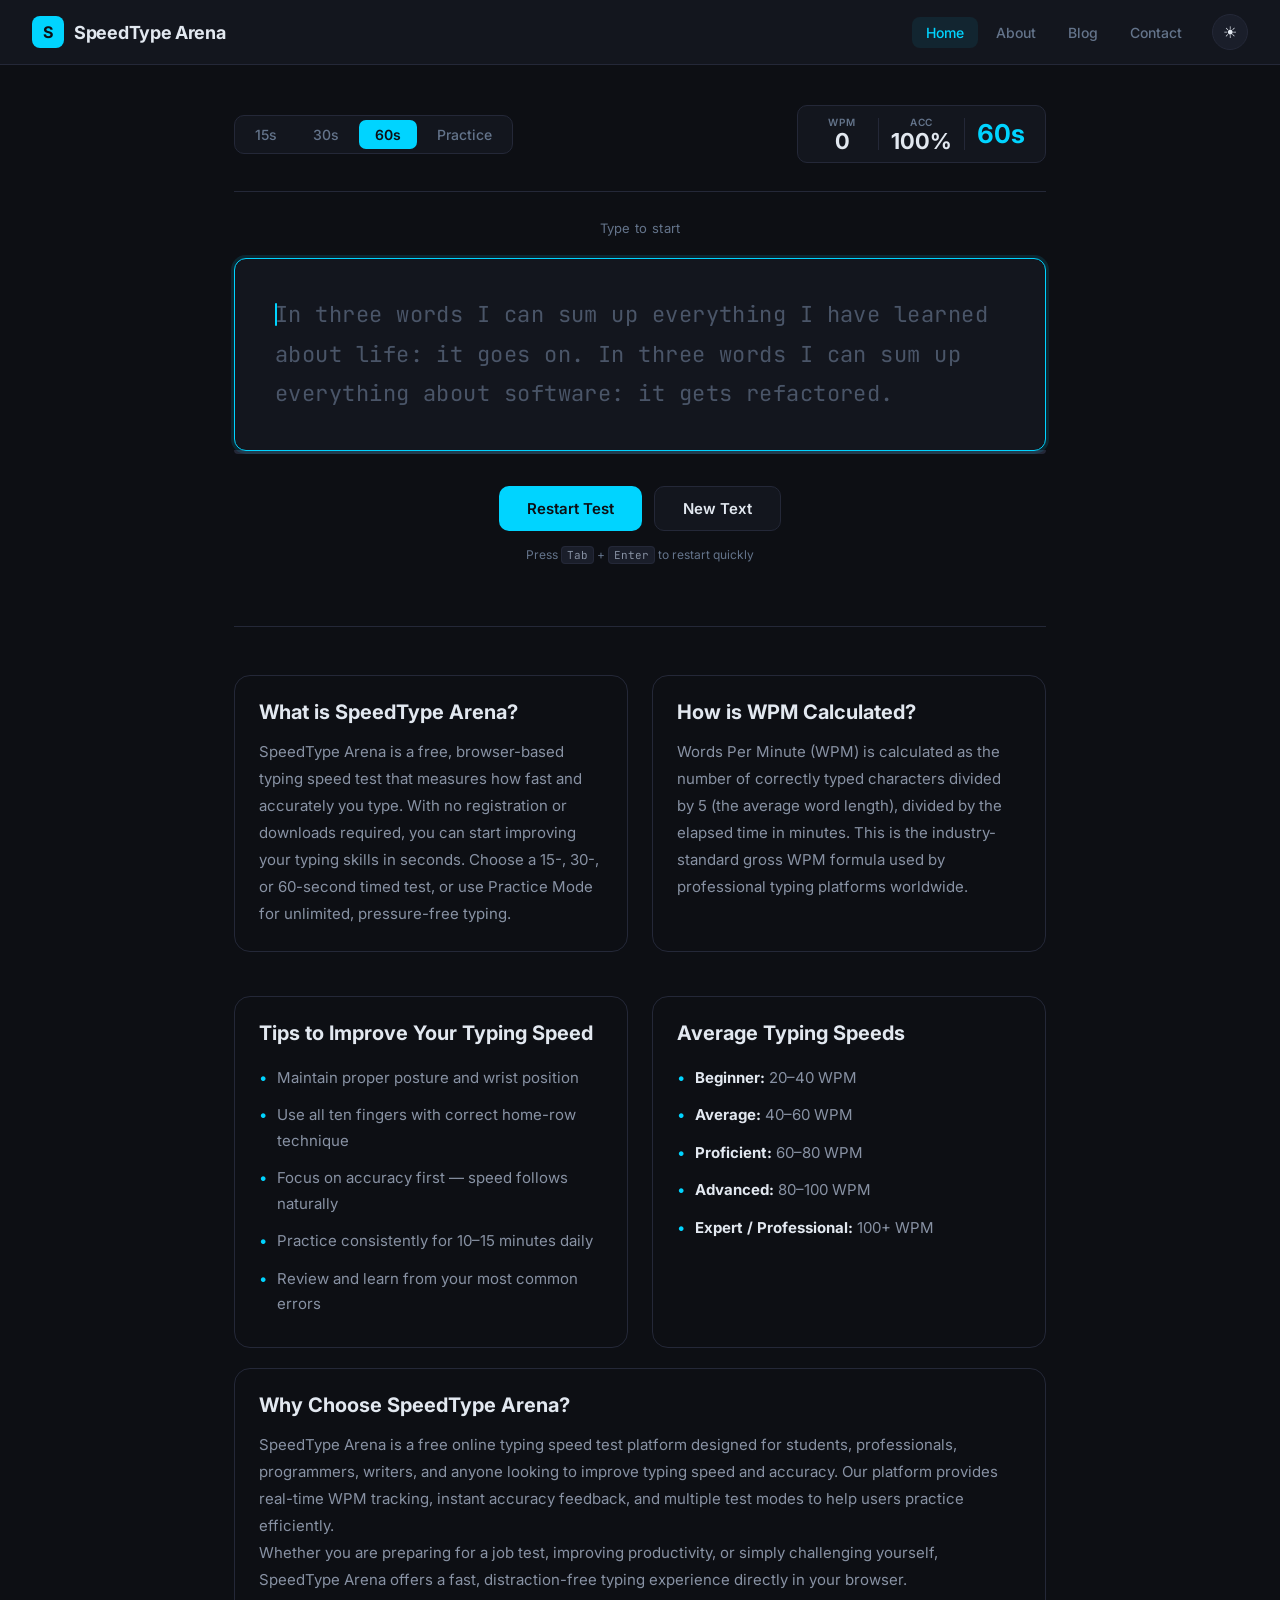
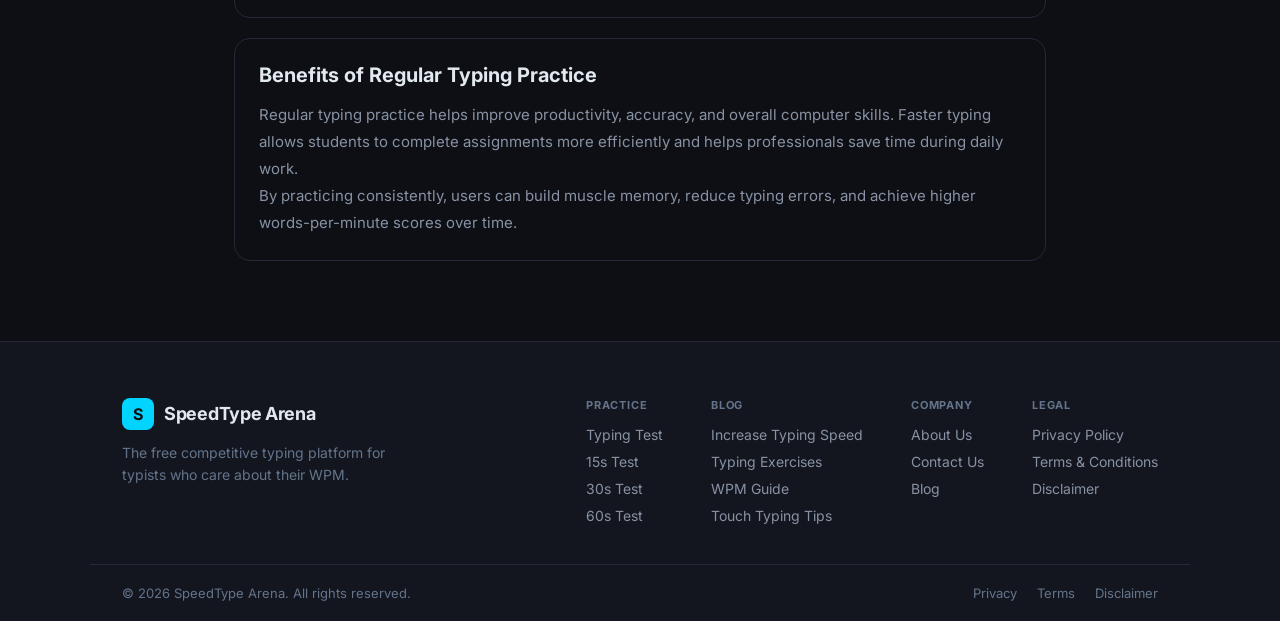
<file: index.html>
<!DOCTYPE html>
<html lang="en" data-theme="dark">
<head>
  <meta charset="UTF-8" />
  <meta name="viewport" content="width=device-width, initial-scale=1.0" />
  <meta name="robots" content="index, follow" />
  <meta name="author" content="SpeedType Arena" />
  <meta name="description" content="SpeedType Arena — Free online typing speed test. Measure your WPM, accuracy, and typing performance with real-time feedback. Practice typing with 15s, 30s, and 60s timed tests or unlimited practice mode." />
  <meta name="keywords" content="typing test, WPM test, words per minute, typing speed, typing practice, online typing test, free typing test, improve typing speed, typing accuracy" />
  <link rel="canonical" href="https://speedtypearena.com/" />

  <!-- Open Graph -->
  <meta property="og:type"        content="website" />
  <meta property="og:url"         content="https://speedtypearena.com/" />
  <meta property="og:title"       content="SpeedType Arena — Free Online Typing Speed Test" />
  <meta property="og:description" content="Measure your WPM and accuracy with real-time character highlighting. Choose 15s, 30s, 60s timed tests or practice mode. Track your daily best score." />
  <meta property="og:image"       content="https://speedtypearena.com/og-image.png" />
  <meta property="og:site_name"   content="SpeedType Arena" />

  <!-- Twitter Card -->
  <meta name="twitter:card"        content="summary_large_image" />
  <meta name="twitter:title"       content="SpeedType Arena — Free Online Typing Speed Test" />
  <meta name="twitter:description" content="Measure your WPM and accuracy with real-time character highlighting. Free, no signup required." />
  <meta name="twitter:image"       content="https://speedtypearena.com/og-image.png" />

  <!-- Favicon -->
  <link rel="icon" type="image/svg+xml" href="favicon.svg" />

  <!-- Fonts -->
  <link rel="preconnect" href="https://fonts.googleapis.com" />
  <link rel="preconnect" href="https://fonts.gstatic.com" crossorigin />
  <link href="https://fonts.googleapis.com/css2?family=Inter:wght@400;500;600;700&family=JetBrains+Mono:wght@400;500&display=swap" rel="stylesheet" />
  <link rel="stylesheet" href="style.css" />

  <!-- Structured Data -->
  <script type="application/ld+json">
  {
    "@context": "https://schema.org",
    "@type": "WebApplication",
    "name": "SpeedType Arena",
    "url": "https://speedtypearena.com/",
    "description": "Free online typing speed test. Measure WPM and accuracy with real-time feedback.",
    "applicationCategory": "EducationalApplication",
    "operatingSystem": "Any",
    "offers": { "@type": "Offer", "price": "0", "priceCurrency": "USD" }
  }
  </script>

  <title>SpeedType Arena — Free Online Typing Speed Test | Measure Your WPM</title>
</head>
<body>

  <!-- ===== HEADER / NAV ===== -->
  <header class="header" role="banner">
    <a href="index.html" class="logo" aria-label="SpeedType Arena home">
      <div class="logo-icon" aria-hidden="true">S</div>
      <span class="logo-text">SpeedType Arena</span>
    </a>

    <nav class="nav" id="navMenu" aria-label="Primary navigation">
      <a href="index.html"    class="nav-link" data-page="index.html">Home</a>
      <a href="about.html"   class="nav-link" data-page="about.html">About</a>
      <a href="blog.html"    class="nav-link" data-page="blog.html">Blog</a>
      <a href="contact.html" class="nav-link" data-page="contact.html">Contact</a>
    </nav>

    <div class="header-right">
      <div class="daily-best" id="dailyBest" style="display:none" aria-live="polite">
        <span class="trophy-icon" aria-hidden="true">&#9733;</span>
        Best: <strong id="dailyBestVal">0</strong> WPM
      </div>
      <button class="theme-toggle" id="themeToggle" title="Toggle light/dark theme" aria-label="Toggle light/dark theme">
        <span id="themeIcon" aria-hidden="true">&#9728;</span>
      </button>
      <button class="hamburger" id="hamburger" aria-label="Open navigation menu" aria-expanded="false" aria-controls="navMenu">&#9776;</button>
    </div>
  </header>

  <!-- ===== MAIN ===== -->
  <main class="main" id="main-content">

    <!-- Controls bar -->
    <div class="controls" id="controls" role="toolbar" aria-label="Test settings">
      <div class="mode-selector" role="group" aria-label="Timer duration">
        <button class="mode-btn" data-time="15" id="btn15" aria-pressed="false">15s</button>
        <button class="mode-btn" data-time="30" id="btn30" aria-pressed="false">30s</button>
        <button class="mode-btn active" data-time="60" id="btn60" aria-pressed="true">60s</button>
        <button class="mode-btn" data-time="0"  id="btnPractice" aria-pressed="false">Practice</button>
      </div>
      <div class="stats-bar" role="status" aria-live="polite" aria-label="Live statistics">
        <div class="stat">
          <div class="stat-label">WPM</div>
          <div class="stat-value" id="liveWpm">0</div>
        </div>
        <div class="stat-divider" aria-hidden="true"></div>
        <div class="stat">
          <div class="stat-label">ACC</div>
          <div class="stat-value" id="liveAcc">100%</div>
        </div>
        <div class="stat-divider" aria-hidden="true"></div>
        <div class="stat timer-stat">
          <div class="stat-value timer-value" id="timerDisplay">60s</div>
        </div>
      </div>
    </div>

    <div class="divider" role="separator"></div>

    <!-- Typing area -->
    <div class="typing-section" id="typingSection">
      <p class="typing-hint" id="typingHint" aria-live="polite">Type to start</p>

      <div class="typing-area" id="typingArea" tabindex="0" role="textbox" aria-label="Typing area — click and begin typing" aria-multiline="false">
        <div class="typing-text" id="typingText" aria-hidden="true"></div>
        <textarea
          id="hiddenInput"
          class="hidden-input"
          autocomplete="off"
          autocorrect="off"
          autocapitalize="off"
          spellcheck="false"
          aria-hidden="true"
          tabindex="-1"
        ></textarea>
      </div>

      <div class="progress-wrap" role="progressbar" aria-valuemin="0" aria-valuemax="100" aria-valuenow="0" aria-label="Typing progress">
        <div class="progress-bar" id="progressBar" style="width:0%"></div>
      </div>
    </div>

    <!-- Action buttons -->
    <div class="action-buttons">
      <button class="btn btn-primary" id="restartBtn" aria-label="Restart typing test">Restart Test</button>
      <button class="btn btn-secondary" id="newTextBtn" aria-label="Load a new text passage">New Text</button>
    </div>

    <p class="shortcut-hint">Press <kbd>Tab</kbd> + <kbd>Enter</kbd> to restart quickly</p>

    <!-- Results overlay -->
    <div class="results-overlay" id="resultsOverlay" style="display:none" role="dialog" aria-modal="true" aria-label="Test results">
      <div class="results-panel">
        <h2 class="results-title">Your Results</h2>
        <div class="new-best-badge" id="newBestBadge" style="display:none" role="alert">&#9733; New Daily Best!</div>
        <div class="results-grid">
          <div class="result-item">
            <div class="result-label">WPM</div>
            <div class="result-value cyan" id="resFinalWpm">0</div>
          </div>
          <div class="result-item">
            <div class="result-label">Accuracy</div>
            <div class="result-value" id="resFinalAcc">0%</div>
          </div>
          <div class="result-item">
            <div class="result-label">Correct Words</div>
            <div class="result-value green" id="resCorrect">0</div>
          </div>
          <div class="result-item">
            <div class="result-label">Incorrect Words</div>
            <div class="result-value red" id="resIncorrect">0</div>
          </div>
          <div class="result-item">
            <div class="result-label">Time</div>
            <div class="result-value" id="resTime">0s</div>
          </div>
        </div>
        <div class="chart-wrap" id="chartWrap">
          <div class="chart-label">WPM over time</div>
          <canvas id="wpmChart" height="100" aria-label="WPM over time chart"></canvas>
        </div>
        <div class="results-actions">
          <button class="btn btn-primary" id="tryAgainBtn">Try Again</button>
          <button class="btn btn-secondary" id="newTextResultBtn">New Text</button>
        </div>
      </div>
    </div>

    <!-- ===== CONTENT SECTION (AdSense / SEO) ===== -->
    <section class="content-section" aria-labelledby="about-tool-heading">
      <div class="content-grid">
        <div class="content-card">
          <h2 id="about-tool-heading">What is SpeedType Arena?</h2>
          <p>SpeedType Arena is a free, browser-based typing speed test that measures how fast and accurately you type. With no registration or downloads required, you can start improving your typing skills in seconds. Choose a 15-, 30-, or 60-second timed test, or use Practice Mode for unlimited, pressure-free typing.</p>
        </div>
        <div class="content-card">
          <h2>How is WPM Calculated?</h2>
          <p>Words Per Minute (WPM) is calculated as the number of correctly typed characters divided by 5 (the average word length), divided by the elapsed time in minutes. This is the industry-standard gross WPM formula used by professional typing platforms worldwide.</p>
        </div>
        <div class="content-card">
          <h2>Tips to Improve Your Typing Speed</h2>
          <ul>
            <li>Maintain proper posture and wrist position</li>
            <li>Use all ten fingers with correct home-row technique</li>
            <li>Focus on accuracy first — speed follows naturally</li>
            <li>Practice consistently for 10–15 minutes daily</li>
            <li>Review and learn from your most common errors</li>
          </ul>
        </div>
        <div class="content-card">
          <h2>Average Typing Speeds</h2>
          <ul>
            <li><strong>Beginner:</strong> 20–40 WPM</li>
            <li><strong>Average:</strong> 40–60 WPM</li>
            <li><strong>Proficient:</strong> 60–80 WPM</li>
            <li><strong>Advanced:</strong> 80–100 WPM</li>
            <li><strong>Expert / Professional:</strong> 100+ WPM</li>
          </ul>
        </div>
      </div>
    </section>
    <div class="content-card">
<h2>Why Choose SpeedType Arena?</h2>

<p>
SpeedType Arena is a free online typing speed test platform designed for students, professionals, programmers, writers, and anyone looking to improve typing speed and accuracy. Our platform provides real-time WPM tracking, instant accuracy feedback, and multiple test modes to help users practice efficiently.
</p>

<p>
Whether you are preparing for a job test, improving productivity, or simply challenging yourself, SpeedType Arena offers a fast, distraction-free typing experience directly in your browser.
</p>
</div>

<div class="content-card">
<h2>Benefits of Regular Typing Practice</h2>

<p>
Regular typing practice helps improve productivity, accuracy, and overall computer skills. Faster typing allows students to complete assignments more efficiently and helps professionals save time during daily work.
</p>

<p>
By practicing consistently, users can build muscle memory, reduce typing errors, and achieve higher words-per-minute scores over time.
</p>
</div>

  </main>

  <!-- ===== FOOTER ===== -->
  <footer class="footer" role="contentinfo">
    <div class="footer-inner">
      <div class="footer-brand">
        <a href="index.html" class="logo footer-logo" aria-label="SpeedType Arena home">
          <div class="logo-icon" aria-hidden="true">S</div>
          <span class="logo-text">SpeedType Arena</span>
        </a>
        <p class="footer-tagline">The free competitive typing platform for typists who care about their WPM.</p>
      </div>
      <nav class="footer-nav" aria-label="Footer navigation">
        <div class="footer-col">
          <h3 class="footer-col-title">Practice</h3>
          <a href="index.html">Typing Test</a>
          <a href="index.html#btn15">15s Test</a>
          <a href="index.html#btn30">30s Test</a>
          <a href="index.html#btn60">60s Test</a>
        </div>
        <div class="footer-col">
          <h3 class="footer-col-title">Blog</h3>
          <a href="blog-typing-speed.html">Increase Typing Speed</a>
          <a href="blog-typing-exercises.html">Typing Exercises</a>
          <a href="blog-wpm-guide.html">WPM Guide</a>
          <a href="blog-touch-typing.html">Touch Typing Tips</a>
        </div>
        <div class="footer-col">
          <h3 class="footer-col-title">Company</h3>
          <a href="about.html">About Us</a>
          <a href="contact.html">Contact Us</a>
          <a href="blog.html">Blog</a>
        </div>
        <div class="footer-col">
          <h3 class="footer-col-title">Legal</h3>
          <a href="privacy.html">Privacy Policy</a>
          <a href="terms.html">Terms &amp; Conditions</a>
          <a href="disclaimer.html">Disclaimer</a>
        </div>
      </nav>
    </div>
    <div class="footer-bottom">
      <p>&copy; <span id="footerYear"></span> SpeedType Arena. All rights reserved.</p>
      <div class="footer-legal-links">
        <a href="privacy.html">Privacy</a>
        <a href="terms.html">Terms</a>
        <a href="disclaimer.html">Disclaimer</a>
      </div>
    </div>
  </footer>

  <script src="common.js"></script>
  <script src="script.js"></script>
  <script>document.getElementById('footerYear').textContent = new Date().getFullYear();</script>
</body>
</html>
</file>
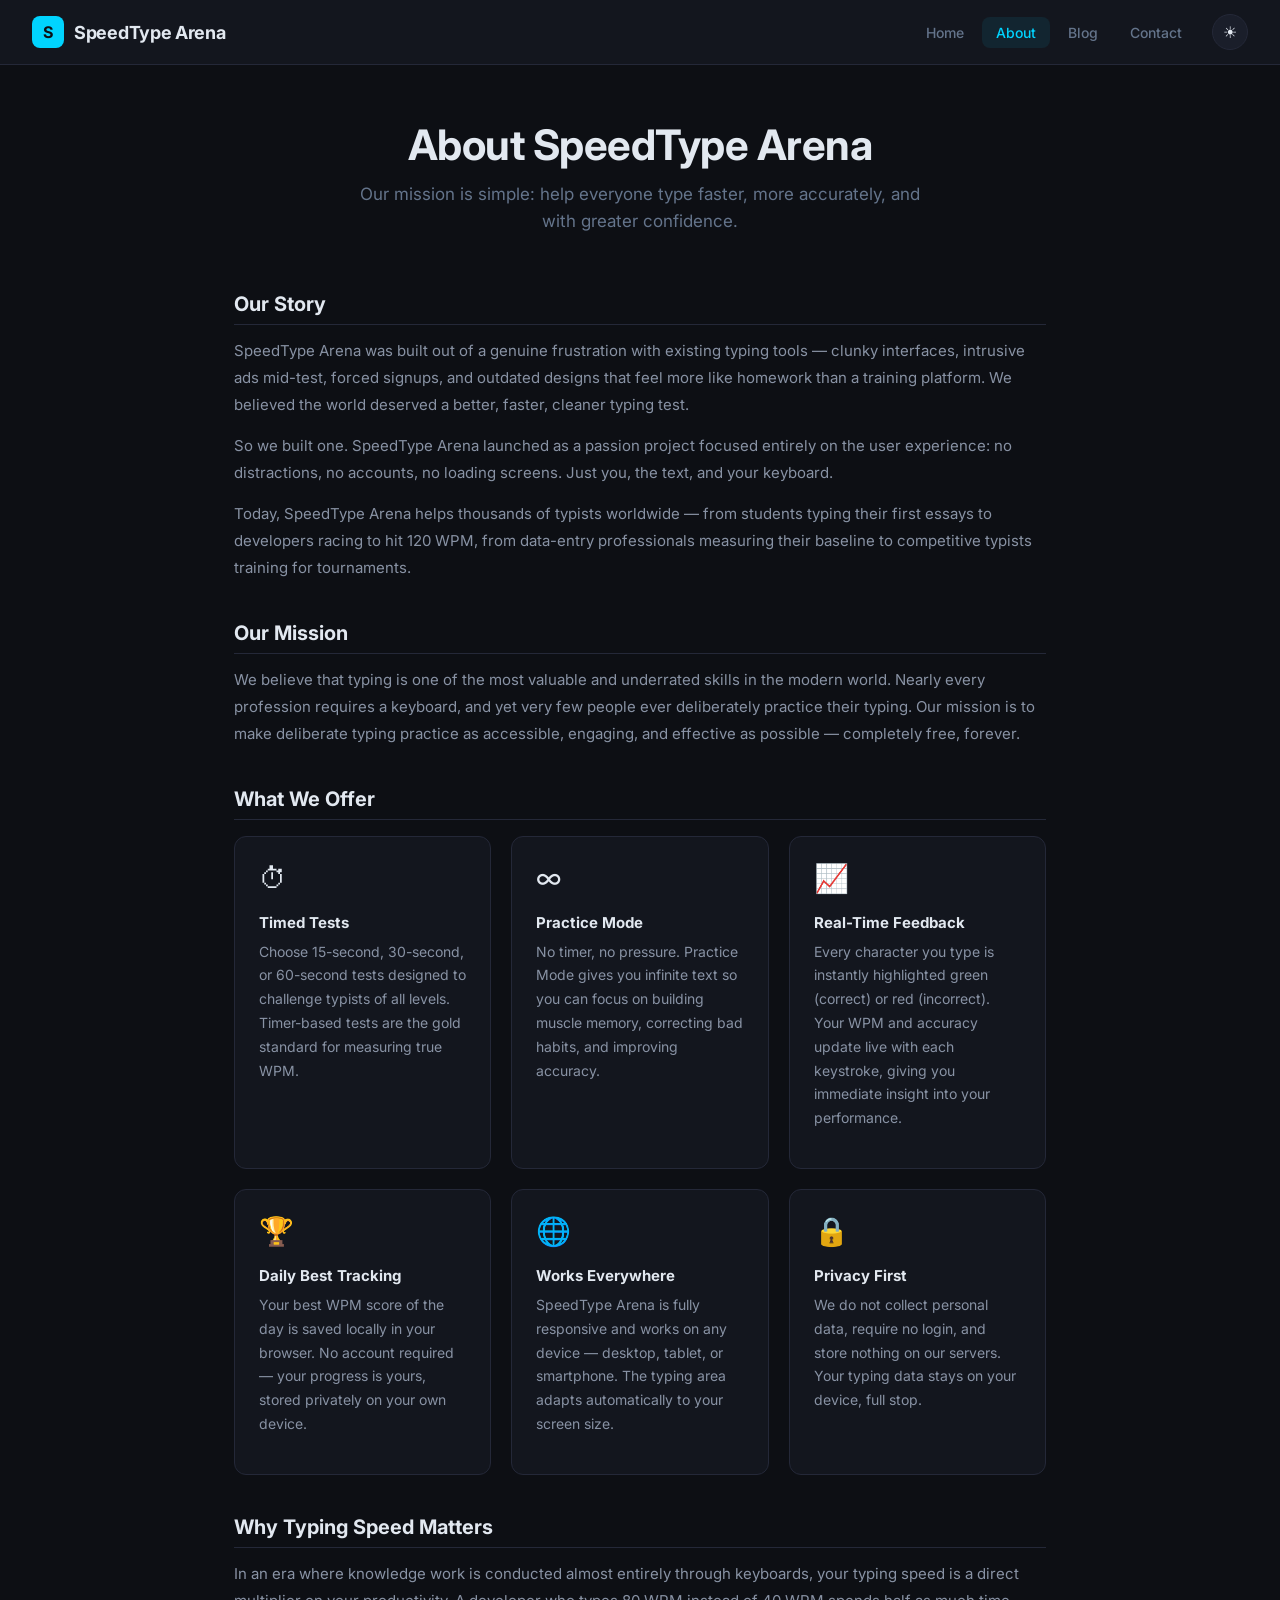
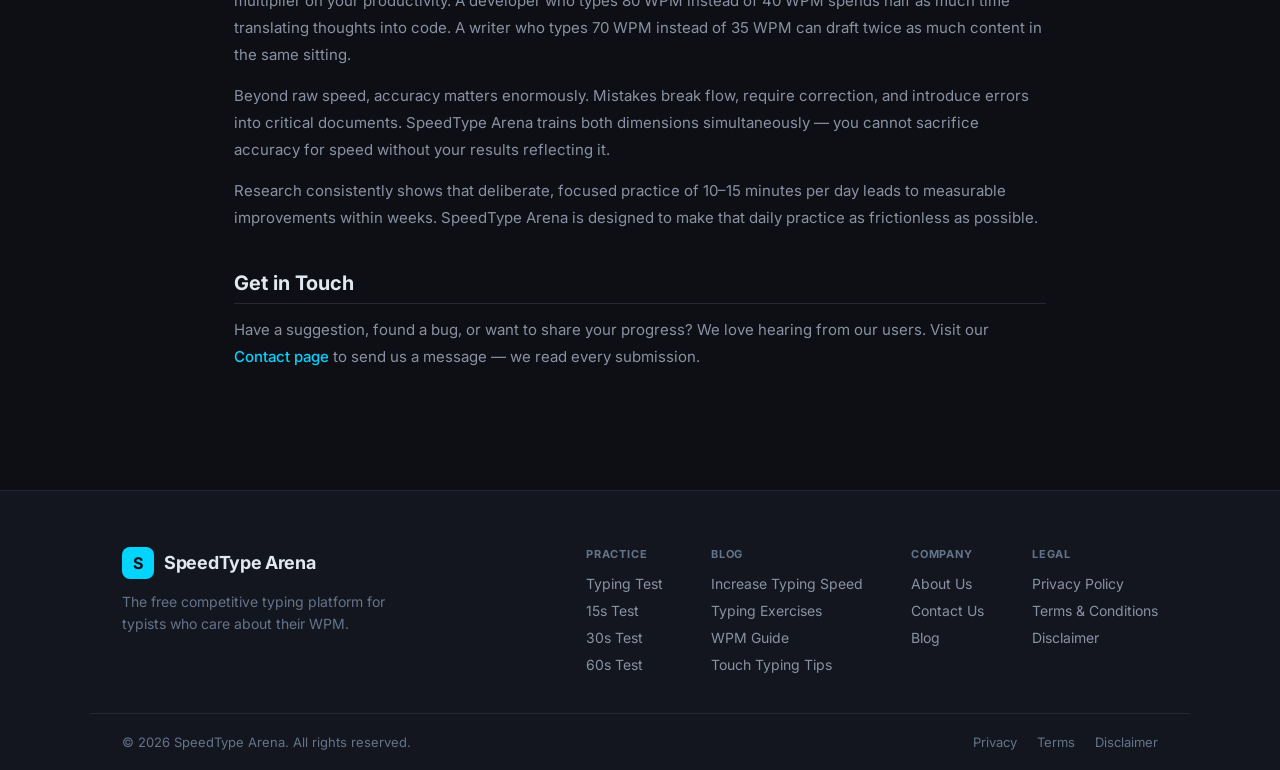
<file: about.html>
<!DOCTYPE html>
<html lang="en" data-theme="dark">
<head>
  <meta charset="UTF-8" />
  <meta name="viewport" content="width=device-width, initial-scale=1.0" />
  <meta name="robots" content="index, follow" />
  <meta name="author" content="SpeedType Arena" />
  <meta name="description" content="Learn about SpeedType Arena — our mission, story, and the team behind the free online typing speed test platform trusted by thousands of typists worldwide." />
  <meta name="keywords" content="about SpeedType Arena, typing test platform, WPM test, free typing practice, typing speed tool" />
  <link rel="canonical" href="https://speedtypearena.com/about.html" />

  <!-- Open Graph -->
  <meta property="og:type"        content="website" />
  <meta property="og:url"         content="https://speedtypearena.com/about.html" />
  <meta property="og:title"       content="About Us — SpeedType Arena" />
  <meta property="og:description" content="Learn about SpeedType Arena — our mission, story, and commitment to helping typists of all levels improve their speed and accuracy." />
  <meta property="og:image"       content="https://speedtypearena.com/og-image.png" />
  <meta property="og:site_name"   content="SpeedType Arena" />

  <!-- Twitter Card -->
  <meta name="twitter:card"        content="summary_large_image" />
  <meta name="twitter:title"       content="About Us — SpeedType Arena" />
  <meta name="twitter:description" content="Learn about SpeedType Arena — our mission to help everyone type faster and more accurately." />
  <meta name="twitter:image"       content="https://speedtypearena.com/og-image.png" />

  <link rel="icon" type="image/svg+xml" href="favicon.svg" />
  <link rel="preconnect" href="https://fonts.googleapis.com" />
  <link rel="preconnect" href="https://fonts.gstatic.com" crossorigin />
  <link href="https://fonts.googleapis.com/css2?family=Inter:wght@400;500;600;700&family=JetBrains+Mono:wght@400;500&display=swap" rel="stylesheet" />
  <link rel="stylesheet" href="style.css" />

  <title>About Us — SpeedType Arena</title>
</head>
<body>

  <header class="header" role="banner">
    <a href="index.html" class="logo" aria-label="SpeedType Arena home">
      <div class="logo-icon" aria-hidden="true">S</div>
      <span class="logo-text">SpeedType Arena</span>
    </a>
    <nav class="nav" id="navMenu" aria-label="Primary navigation">
      <a href="index.html"    class="nav-link">Home</a>
      <a href="about.html"   class="nav-link">About</a>
      <a href="blog.html"    class="nav-link">Blog</a>
      <a href="contact.html" class="nav-link">Contact</a>
    </nav>
    <div class="header-right">
      <button class="theme-toggle" id="themeToggle" title="Toggle light/dark theme" aria-label="Toggle light/dark theme">
        <span id="themeIcon" aria-hidden="true">&#9728;</span>
      </button>
      <button class="hamburger" id="hamburger" aria-label="Open navigation menu" aria-expanded="false" aria-controls="navMenu">&#9776;</button>
    </div>
  </header>

  <main class="page-main" id="main-content">
    <div class="page-hero">
      <h1 class="page-title">About SpeedType Arena</h1>
      <p class="page-subtitle">Our mission is simple: help everyone type faster, more accurately, and with greater confidence.</p>
    </div>

    <div class="page-content">

      <section class="prose-section" aria-labelledby="our-story">
        <h2 id="our-story">Our Story</h2>
        <p>SpeedType Arena was built out of a genuine frustration with existing typing tools — clunky interfaces, intrusive ads mid-test, forced signups, and outdated designs that feel more like homework than a training platform. We believed the world deserved a better, faster, cleaner typing test.</p>
        <p>So we built one. SpeedType Arena launched as a passion project focused entirely on the user experience: no distractions, no accounts, no loading screens. Just you, the text, and your keyboard.</p>
        <p>Today, SpeedType Arena helps thousands of typists worldwide — from students typing their first essays to developers racing to hit 120 WPM, from data-entry professionals measuring their baseline to competitive typists training for tournaments.</p>
      </section>

      <section class="prose-section" aria-labelledby="our-mission">
        <h2 id="our-mission">Our Mission</h2>
        <p>We believe that typing is one of the most valuable and underrated skills in the modern world. Nearly every profession requires a keyboard, and yet very few people ever deliberately practice their typing. Our mission is to make deliberate typing practice as accessible, engaging, and effective as possible — completely free, forever.</p>
      </section>

      <section class="prose-section" aria-labelledby="what-we-offer">
        <h2 id="what-we-offer">What We Offer</h2>
        <div class="feature-grid">
          <div class="feature-card">
            <div class="feature-icon" aria-hidden="true">&#9201;</div>
            <h3>Timed Tests</h3>
            <p>Choose 15-second, 30-second, or 60-second tests designed to challenge typists of all levels. Timer-based tests are the gold standard for measuring true WPM.</p>
          </div>
          <div class="feature-card">
            <div class="feature-icon" aria-hidden="true">&#8734;</div>
            <h3>Practice Mode</h3>
            <p>No timer, no pressure. Practice Mode gives you infinite text so you can focus on building muscle memory, correcting bad habits, and improving accuracy.</p>
          </div>
          <div class="feature-card">
            <div class="feature-icon" aria-hidden="true">&#128200;</div>
            <h3>Real-Time Feedback</h3>
            <p>Every character you type is instantly highlighted green (correct) or red (incorrect). Your WPM and accuracy update live with each keystroke, giving you immediate insight into your performance.</p>
          </div>
          <div class="feature-card">
            <div class="feature-icon" aria-hidden="true">&#127942;</div>
            <h3>Daily Best Tracking</h3>
            <p>Your best WPM score of the day is saved locally in your browser. No account required — your progress is yours, stored privately on your own device.</p>
          </div>
          <div class="feature-card">
            <div class="feature-icon" aria-hidden="true">&#127760;</div>
            <h3>Works Everywhere</h3>
            <p>SpeedType Arena is fully responsive and works on any device — desktop, tablet, or smartphone. The typing area adapts automatically to your screen size.</p>
          </div>
          <div class="feature-card">
            <div class="feature-icon" aria-hidden="true">&#128274;</div>
            <h3>Privacy First</h3>
            <p>We do not collect personal data, require no login, and store nothing on our servers. Your typing data stays on your device, full stop.</p>
          </div>
        </div>
      </section>

      <section class="prose-section" aria-labelledby="why-typing">
        <h2 id="why-typing">Why Typing Speed Matters</h2>
        <p>In an era where knowledge work is conducted almost entirely through keyboards, your typing speed is a direct multiplier on your productivity. A developer who types 80 WPM instead of 40 WPM spends half as much time translating thoughts into code. A writer who types 70 WPM instead of 35 WPM can draft twice as much content in the same sitting.</p>
        <p>Beyond raw speed, accuracy matters enormously. Mistakes break flow, require correction, and introduce errors into critical documents. SpeedType Arena trains both dimensions simultaneously — you cannot sacrifice accuracy for speed without your results reflecting it.</p>
        <p>Research consistently shows that deliberate, focused practice of 10–15 minutes per day leads to measurable improvements within weeks. SpeedType Arena is designed to make that daily practice as frictionless as possible.</p>
      </section>

      <section class="prose-section" aria-labelledby="contact-us-about">
        <h2 id="contact-us-about">Get in Touch</h2>
        <p>Have a suggestion, found a bug, or want to share your progress? We love hearing from our users. Visit our <a href="contact.html" class="inline-link">Contact page</a> to send us a message — we read every submission.</p>
      </section>

    </div>
  </main>

  <footer class="footer" role="contentinfo">
    <div class="footer-inner">
      <div class="footer-brand">
        <a href="index.html" class="logo footer-logo" aria-label="SpeedType Arena home">
          <div class="logo-icon" aria-hidden="true">S</div>
          <span class="logo-text">SpeedType Arena</span>
        </a>
        <p class="footer-tagline">The free competitive typing platform for typists who care about their WPM.</p>
      </div>
      <nav class="footer-nav" aria-label="Footer navigation">
        <div class="footer-col">
          <h3 class="footer-col-title">Practice</h3>
          <a href="index.html">Typing Test</a>
          <a href="index.html">15s Test</a>
          <a href="index.html">30s Test</a>
          <a href="index.html">60s Test</a>
        </div>
        <div class="footer-col">
          <h3 class="footer-col-title">Blog</h3>
          <a href="blog-typing-speed.html">Increase Typing Speed</a>
          <a href="blog-typing-exercises.html">Typing Exercises</a>
          <a href="blog-wpm-guide.html">WPM Guide</a>
          <a href="blog-touch-typing.html">Touch Typing Tips</a>
        </div>
        <div class="footer-col">
          <h3 class="footer-col-title">Company</h3>
          <a href="about.html">About Us</a>
          <a href="contact.html">Contact Us</a>
          <a href="blog.html">Blog</a>
        </div>
        <div class="footer-col">
          <h3 class="footer-col-title">Legal</h3>
          <a href="privacy.html">Privacy Policy</a>
          <a href="terms.html">Terms &amp; Conditions</a>
          <a href="disclaimer.html">Disclaimer</a>
        </div>
      </nav>
    </div>
    <div class="footer-bottom">
      <p>&copy; <span id="footerYear"></span> SpeedType Arena. All rights reserved.</p>
      <div class="footer-legal-links">
        <a href="privacy.html">Privacy</a>
        <a href="terms.html">Terms</a>
        <a href="disclaimer.html">Disclaimer</a>
      </div>
    </div>
  </footer>

  <script src="common.js"></script>
  <script>document.getElementById('footerYear').textContent = new Date().getFullYear();</script>
</body>
</html>
</file>
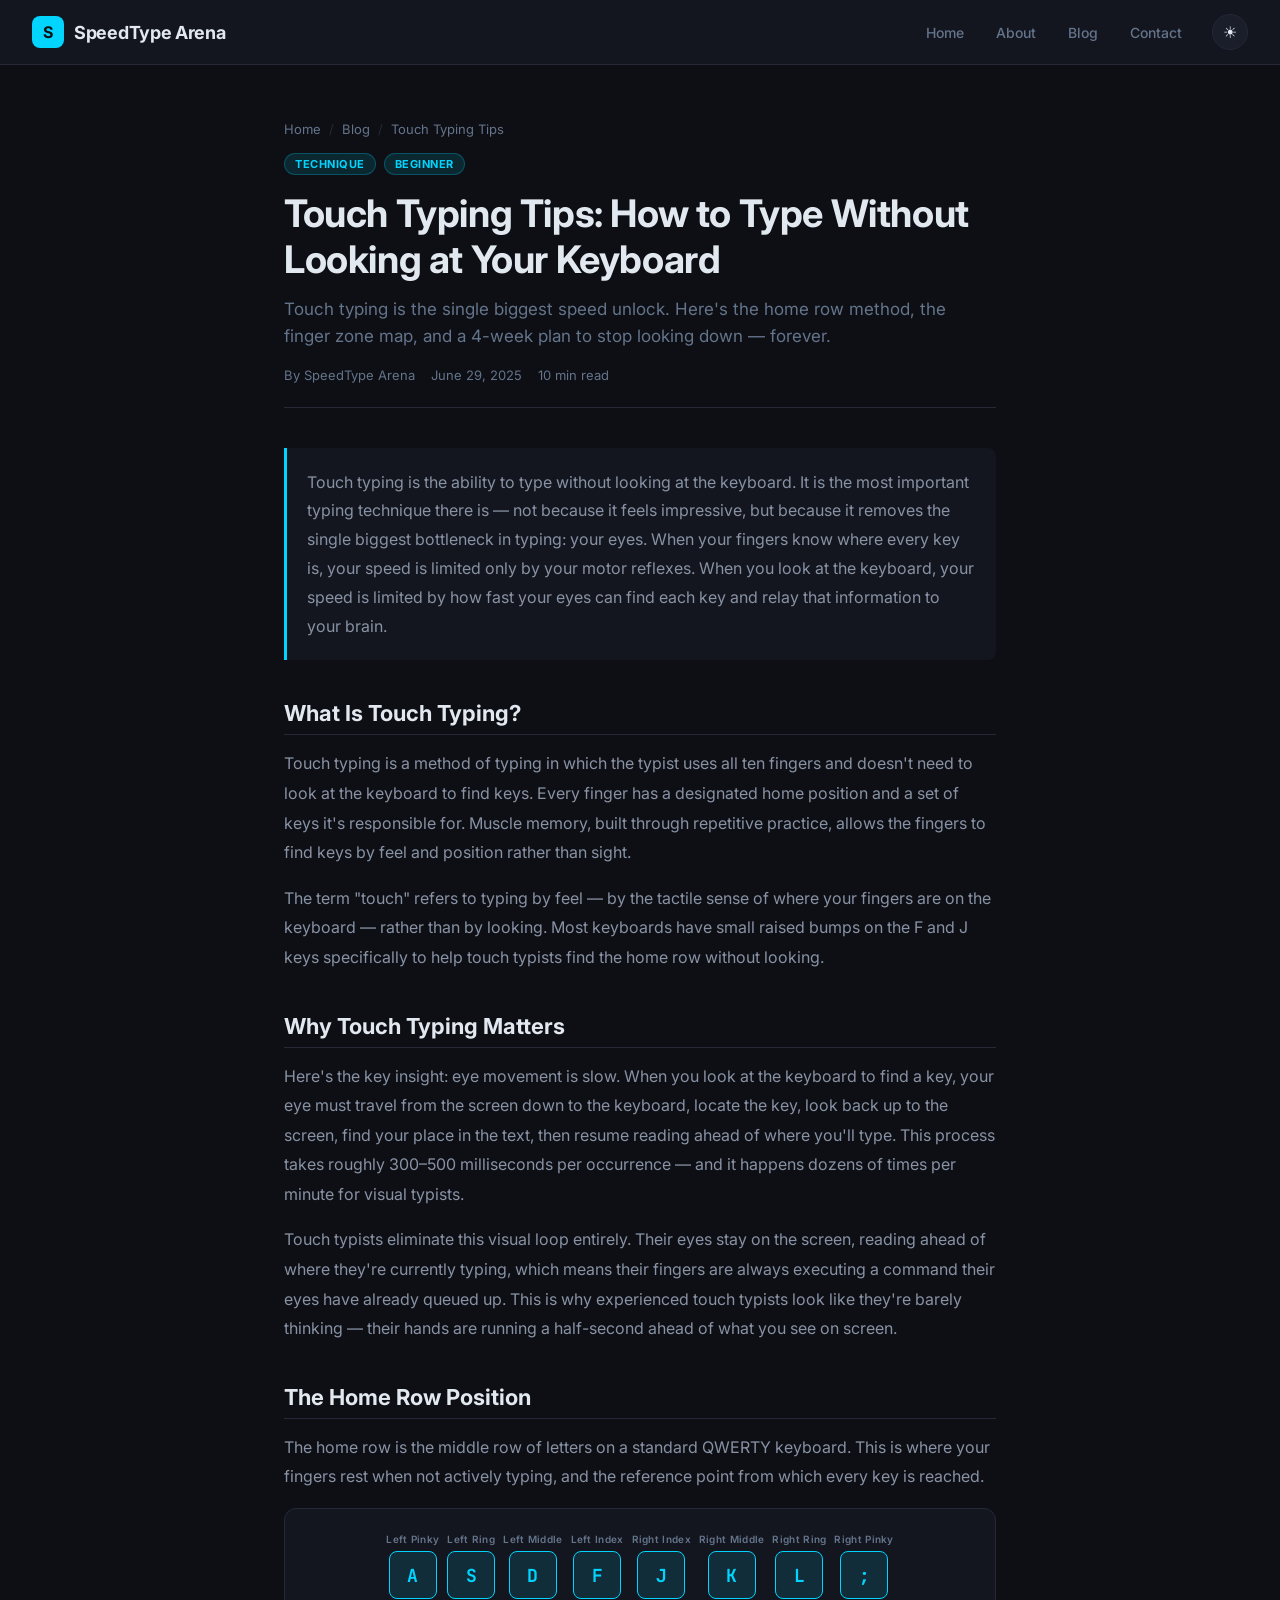
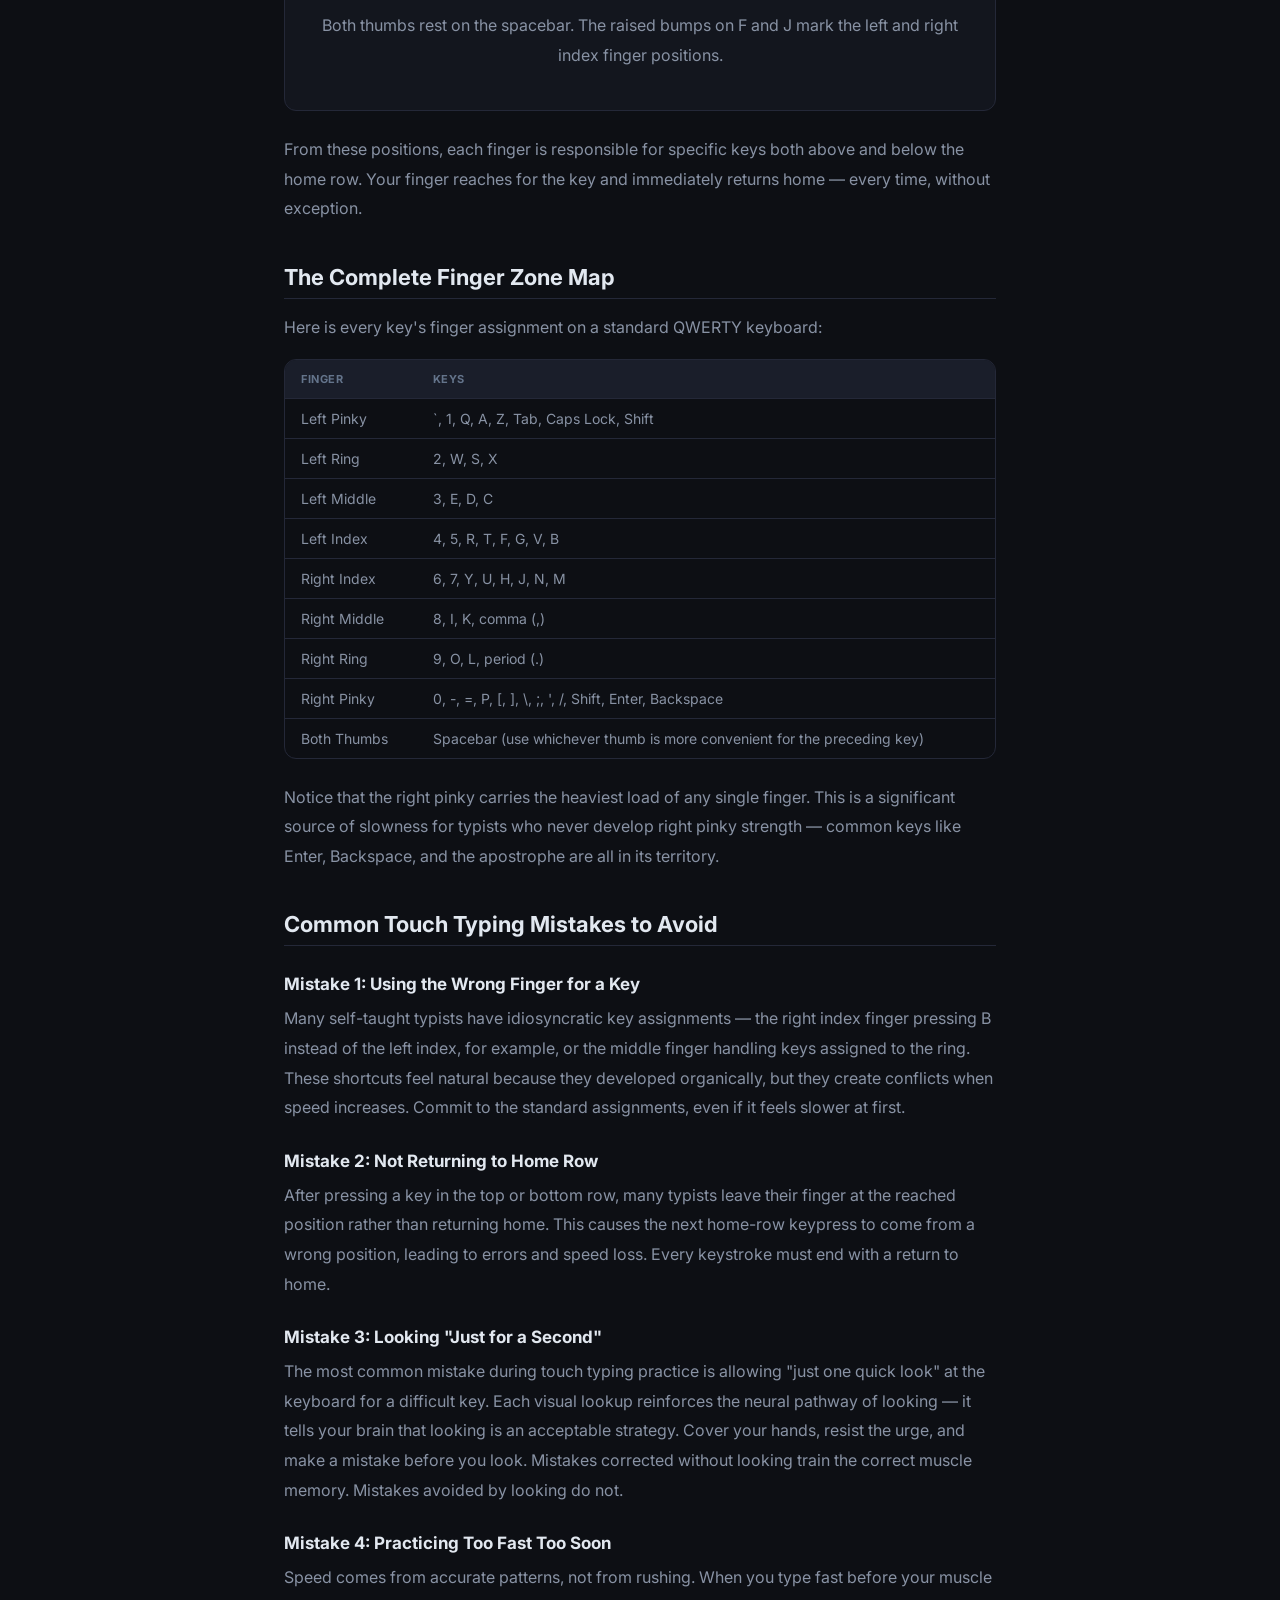
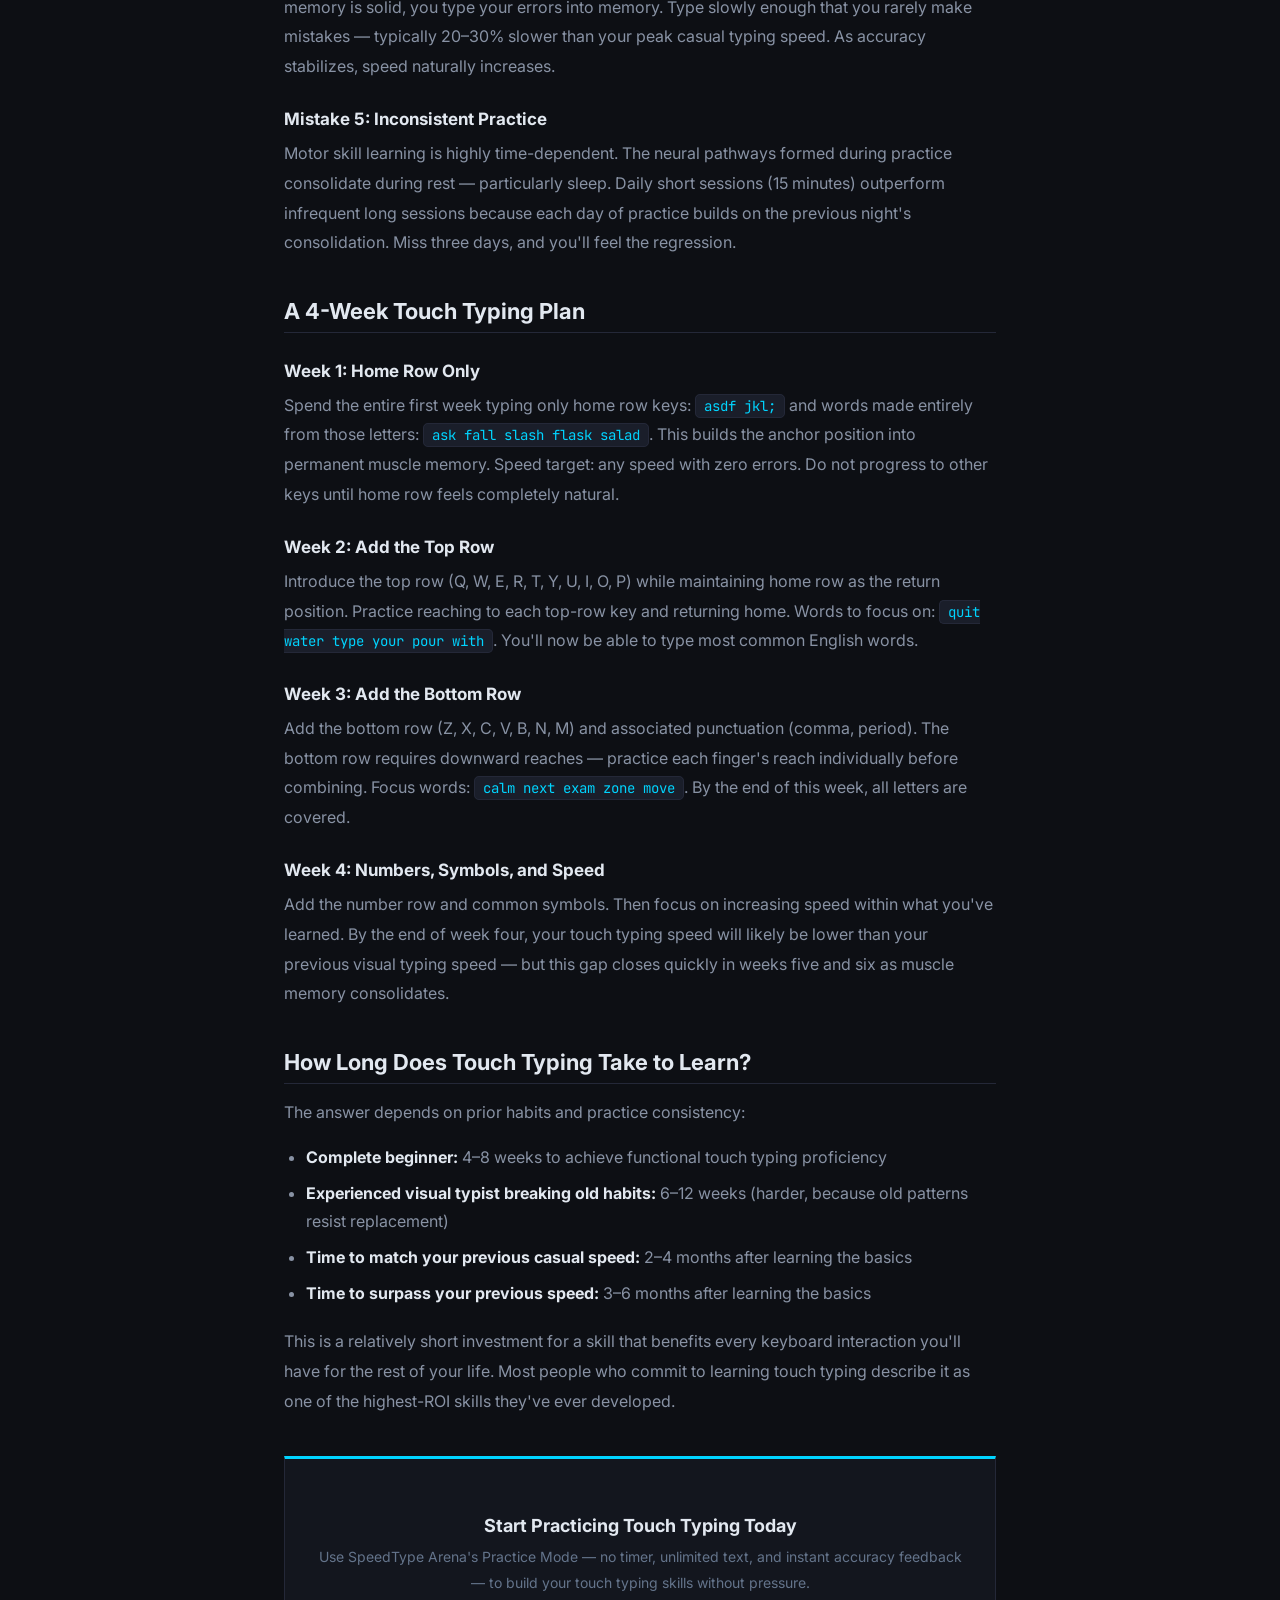
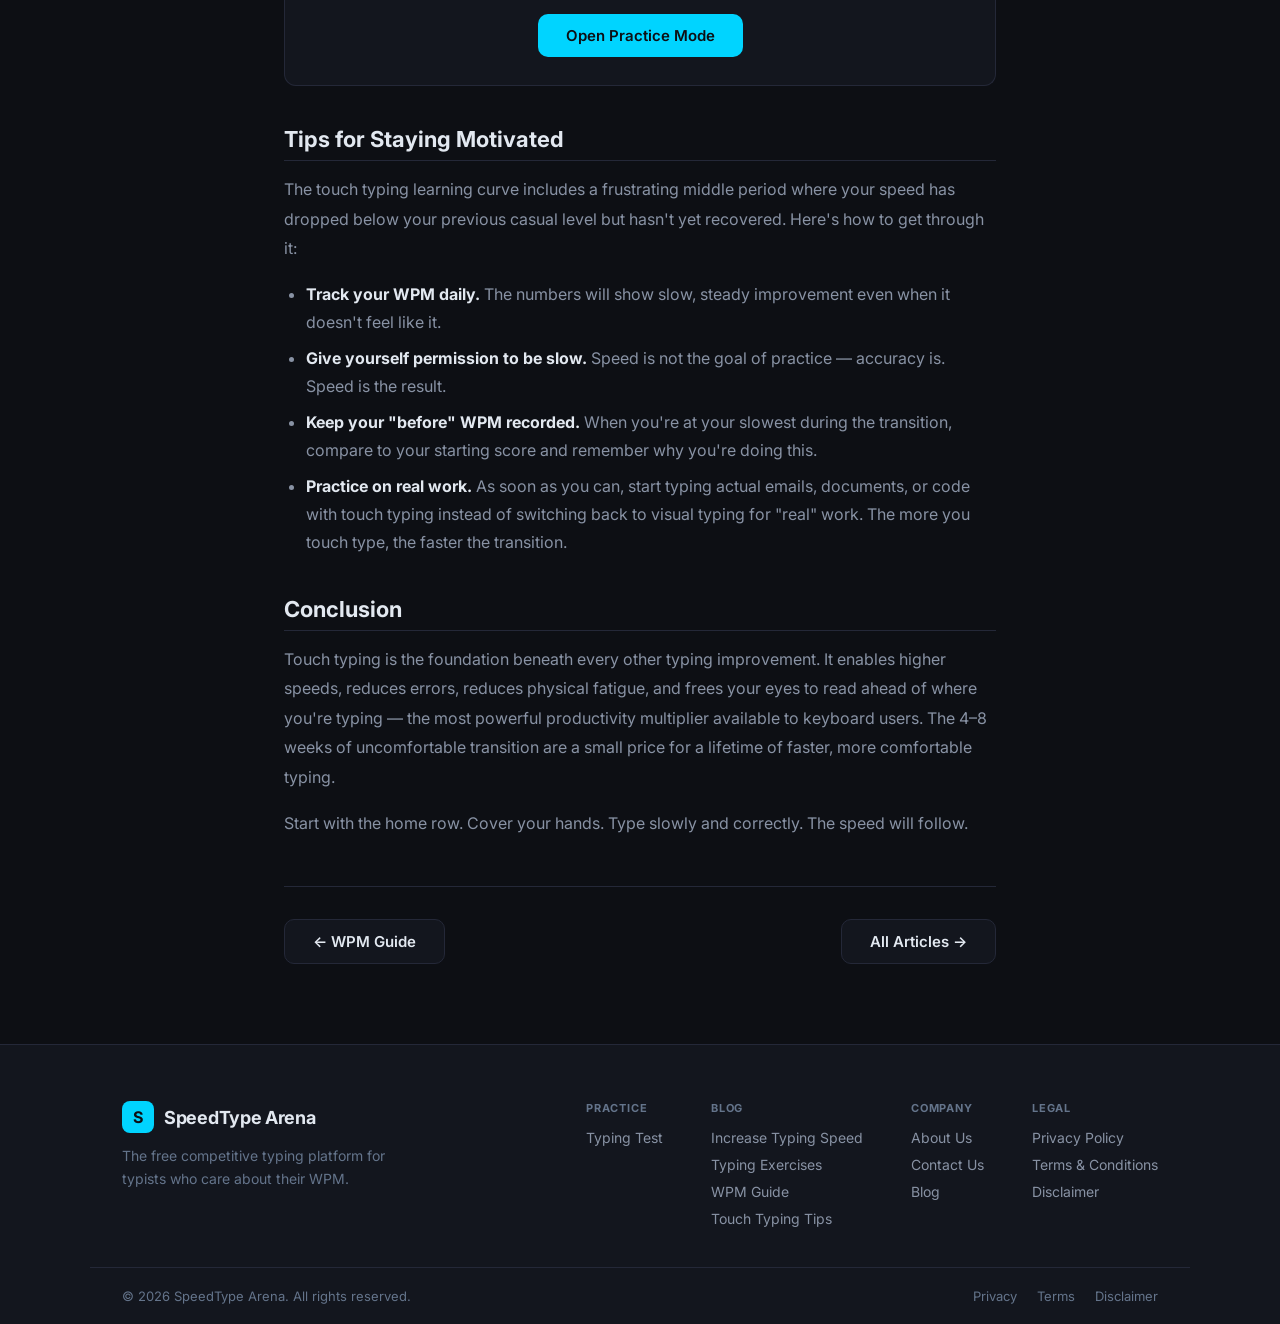
<file: blog-touch-typing.html>
<!DOCTYPE html>
<html lang="en" data-theme="dark">
<head>
  <meta charset="UTF-8" />
  <meta name="viewport" content="width=device-width, initial-scale=1.0" />
  <meta name="robots" content="index, follow" />
  <meta name="author" content="SpeedType Arena" />
  <meta name="description" content="Learn touch typing from scratch — home row position, finger zone maps, a 4-week learning plan, and tips for breaking the habit of looking at your keyboard forever." />
  <meta name="keywords" content="touch typing, touch typing tips, how to touch type, home row position, stop looking at keyboard, learn touch typing, typing without looking, QWERTY finger placement" />
  <link rel="canonical" href="https://speedtypearena.com/blog-touch-typing.html" />
  <meta property="og:type"        content="article" />
  <meta property="og:url"         content="https://speedtypearena.com/blog-touch-typing.html" />
  <meta property="og:title"       content="Touch Typing Tips: How to Type Without Looking at Your Keyboard — SpeedType Arena" />
  <meta property="og:description" content="Learn touch typing with the home row method, finger zone mapping, and a realistic 4-week plan to stop looking at your keyboard." />
  <meta property="og:image"       content="https://speedtypearena.com/og-image.png" />
  <meta property="og:site_name"   content="SpeedType Arena" />
  <meta name="twitter:card"       content="summary_large_image" />
  <link rel="icon" type="image/svg+xml" href="favicon.svg" />
  <link rel="preconnect" href="https://fonts.googleapis.com" />
  <link rel="preconnect" href="https://fonts.gstatic.com" crossorigin />
  <link href="https://fonts.googleapis.com/css2?family=Inter:wght@400;500;600;700&family=JetBrains+Mono:wght@400;500&display=swap" rel="stylesheet" />
  <link rel="stylesheet" href="style.css" />
  <script type="application/ld+json">
  {
    "@context": "https://schema.org",
    "@type": "Article",
    "headline": "Touch Typing Tips: How to Type Without Looking at Your Keyboard",
    "author": { "@type": "Organization", "name": "SpeedType Arena" },
    "publisher": { "@type": "Organization", "name": "SpeedType Arena", "url": "https://speedtypearena.com" },
    "datePublished": "2025-06-29",
    "dateModified": "2025-06-29",
    "description": "Learn touch typing with the home row method, finger zone mapping, and a 4-week plan.",
    "mainEntityOfPage": "https://speedtypearena.com/blog-touch-typing.html"
  }
  </script>
  <title>Touch Typing Tips: How to Type Without Looking at Your Keyboard — SpeedType Arena</title>
</head>
<body>

  <header class="header" role="banner">
    <a href="index.html" class="logo" aria-label="SpeedType Arena home">
      <div class="logo-icon" aria-hidden="true">S</div>
      <span class="logo-text">SpeedType Arena</span>
    </a>
    <nav class="nav" id="navMenu" aria-label="Primary navigation">
      <a href="index.html"    class="nav-link">Home</a>
      <a href="about.html"   class="nav-link">About</a>
      <a href="blog.html"    class="nav-link">Blog</a>
      <a href="contact.html" class="nav-link">Contact</a>
    </nav>
    <div class="header-right">
      <button class="theme-toggle" id="themeToggle" title="Toggle light/dark theme" aria-label="Toggle light/dark theme">
        <span id="themeIcon" aria-hidden="true">&#9728;</span>
      </button>
      <button class="hamburger" id="hamburger" aria-label="Open navigation menu" aria-expanded="false" aria-controls="navMenu">&#9776;</button>
    </div>
  </header>

  <main class="page-main article-main" id="main-content">
    <div class="article-header">
      <nav class="breadcrumb" aria-label="Breadcrumb">
        <a href="index.html">Home</a> <span aria-hidden="true">/</span>
        <a href="blog.html">Blog</a> <span aria-hidden="true">/</span>
        <span aria-current="page">Touch Typing Tips</span>
      </nav>
      <div class="article-tags">
        <span class="blog-tag">Technique</span>
        <span class="blog-tag">Beginner</span>
      </div>
      <h1 class="article-title">Touch Typing Tips: How to Type Without Looking at Your Keyboard</h1>
      <p class="article-subtitle">Touch typing is the single biggest speed unlock. Here's the home row method, the finger zone map, and a 4-week plan to stop looking down — forever.</p>
      <div class="article-meta">
        <span>By SpeedType Arena</span>
        <span>June 29, 2025</span>
        <span>10 min read</span>
      </div>
    </div>

    <div class="article-body">

      <p class="lead-text">Touch typing is the ability to type without looking at the keyboard. It is the most important typing technique there is — not because it feels impressive, but because it removes the single biggest bottleneck in typing: your eyes. When your fingers know where every key is, your speed is limited only by your motor reflexes. When you look at the keyboard, your speed is limited by how fast your eyes can find each key and relay that information to your brain.</p>

      <h2>What Is Touch Typing?</h2>
      <p>Touch typing is a method of typing in which the typist uses all ten fingers and doesn't need to look at the keyboard to find keys. Every finger has a designated home position and a set of keys it's responsible for. Muscle memory, built through repetitive practice, allows the fingers to find keys by feel and position rather than sight.</p>
      <p>The term "touch" refers to typing by feel — by the tactile sense of where your fingers are on the keyboard — rather than by looking. Most keyboards have small raised bumps on the F and J keys specifically to help touch typists find the home row without looking.</p>

      <h2>Why Touch Typing Matters</h2>
      <p>Here's the key insight: eye movement is slow. When you look at the keyboard to find a key, your eye must travel from the screen down to the keyboard, locate the key, look back up to the screen, find your place in the text, then resume reading ahead of where you'll type. This process takes roughly 300–500 milliseconds per occurrence — and it happens dozens of times per minute for visual typists.</p>
      <p>Touch typists eliminate this visual loop entirely. Their eyes stay on the screen, reading ahead of where they're currently typing, which means their fingers are always executing a command their eyes have already queued up. This is why experienced touch typists look like they're barely thinking — their hands are running a half-second ahead of what you see on screen.</p>

      <h2>The Home Row Position</h2>
      <p>The home row is the middle row of letters on a standard QWERTY keyboard. This is where your fingers rest when not actively typing, and the reference point from which every key is reached.</p>
      <div class="keyboard-diagram" aria-label="Home row finger positions">
        <div class="keyboard-row">
          <div class="key-group left">
            <div class="key-label">Left Pinky</div>
            <div class="key home-key">A</div>
          </div>
          <div class="key-group left">
            <div class="key-label">Left Ring</div>
            <div class="key home-key">S</div>
          </div>
          <div class="key-group left">
            <div class="key-label">Left Middle</div>
            <div class="key home-key">D</div>
          </div>
          <div class="key-group left">
            <div class="key-label">Left Index</div>
            <div class="key home-key">F</div>
          </div>
          <div class="key-group right">
            <div class="key-label">Right Index</div>
            <div class="key home-key">J</div>
          </div>
          <div class="key-group right">
            <div class="key-label">Right Middle</div>
            <div class="key home-key">K</div>
          </div>
          <div class="key-group right">
            <div class="key-label">Right Ring</div>
            <div class="key home-key">L</div>
          </div>
          <div class="key-group right">
            <div class="key-label">Right Pinky</div>
            <div class="key home-key">;</div>
          </div>
        </div>
        <p class="keyboard-note">Both thumbs rest on the spacebar. The raised bumps on F and J mark the left and right index finger positions.</p>
      </div>
      <p>From these positions, each finger is responsible for specific keys both above and below the home row. Your finger reaches for the key and immediately returns home — every time, without exception.</p>

      <h2>The Complete Finger Zone Map</h2>
      <p>Here is every key's finger assignment on a standard QWERTY keyboard:</p>

      <div class="zone-table-wrap">
        <table class="zone-table" aria-label="Finger to key zone assignments">
          <thead>
            <tr>
              <th>Finger</th>
              <th>Keys</th>
            </tr>
          </thead>
          <tbody>
            <tr><td>Left Pinky</td>       <td>`, 1, Q, A, Z, Tab, Caps Lock, Shift</td></tr>
            <tr><td>Left Ring</td>        <td>2, W, S, X</td></tr>
            <tr><td>Left Middle</td>      <td>3, E, D, C</td></tr>
            <tr><td>Left Index</td>       <td>4, 5, R, T, F, G, V, B</td></tr>
            <tr><td>Right Index</td>      <td>6, 7, Y, U, H, J, N, M</td></tr>
            <tr><td>Right Middle</td>     <td>8, I, K, comma (,)</td></tr>
            <tr><td>Right Ring</td>       <td>9, O, L, period (.)</td></tr>
            <tr><td>Right Pinky</td>      <td>0, -, =, P, [, ], \, ;, ', /, Shift, Enter, Backspace</td></tr>
            <tr><td>Both Thumbs</td>      <td>Spacebar (use whichever thumb is more convenient for the preceding key)</td></tr>
          </tbody>
        </table>
      </div>

      <p>Notice that the right pinky carries the heaviest load of any single finger. This is a significant source of slowness for typists who never develop right pinky strength — common keys like Enter, Backspace, and the apostrophe are all in its territory.</p>

      <h2>Common Touch Typing Mistakes to Avoid</h2>

      <h3>Mistake 1: Using the Wrong Finger for a Key</h3>
      <p>Many self-taught typists have idiosyncratic key assignments — the right index finger pressing B instead of the left index, for example, or the middle finger handling keys assigned to the ring. These shortcuts feel natural because they developed organically, but they create conflicts when speed increases. Commit to the standard assignments, even if it feels slower at first.</p>

      <h3>Mistake 2: Not Returning to Home Row</h3>
      <p>After pressing a key in the top or bottom row, many typists leave their finger at the reached position rather than returning home. This causes the next home-row keypress to come from a wrong position, leading to errors and speed loss. Every keystroke must end with a return to home.</p>

      <h3>Mistake 3: Looking "Just for a Second"</h3>
      <p>The most common mistake during touch typing practice is allowing "just one quick look" at the keyboard for a difficult key. Each visual lookup reinforces the neural pathway of looking — it tells your brain that looking is an acceptable strategy. Cover your hands, resist the urge, and make a mistake before you look. Mistakes corrected without looking train the correct muscle memory. Mistakes avoided by looking do not.</p>

      <h3>Mistake 4: Practicing Too Fast Too Soon</h3>
      <p>Speed comes from accurate patterns, not from rushing. When you type fast before your muscle memory is solid, you type your errors into memory. Type slowly enough that you rarely make mistakes — typically 20–30% slower than your peak casual typing speed. As accuracy stabilizes, speed naturally increases.</p>

      <h3>Mistake 5: Inconsistent Practice</h3>
      <p>Motor skill learning is highly time-dependent. The neural pathways formed during practice consolidate during rest — particularly sleep. Daily short sessions (15 minutes) outperform infrequent long sessions because each day of practice builds on the previous night's consolidation. Miss three days, and you'll feel the regression.</p>

      <h2>A 4-Week Touch Typing Plan</h2>

      <h3>Week 1: Home Row Only</h3>
      <p>Spend the entire first week typing only home row keys: <code class="exercise-text">asdf jkl;</code> and words made entirely from those letters: <code class="exercise-text">ask fall slash flask salad</code>. This builds the anchor position into permanent muscle memory. Speed target: any speed with zero errors. Do not progress to other keys until home row feels completely natural.</p>

      <h3>Week 2: Add the Top Row</h3>
      <p>Introduce the top row (Q, W, E, R, T, Y, U, I, O, P) while maintaining home row as the return position. Practice reaching to each top-row key and returning home. Words to focus on: <code class="exercise-text">quit water type your pour with</code>. You'll now be able to type most common English words.</p>

      <h3>Week 3: Add the Bottom Row</h3>
      <p>Add the bottom row (Z, X, C, V, B, N, M) and associated punctuation (comma, period). The bottom row requires downward reaches — practice each finger's reach individually before combining. Focus words: <code class="exercise-text">calm next exam zone move</code>. By the end of this week, all letters are covered.</p>

      <h3>Week 4: Numbers, Symbols, and Speed</h3>
      <p>Add the number row and common symbols. Then focus on increasing speed within what you've learned. By the end of week four, your touch typing speed will likely be lower than your previous visual typing speed — but this gap closes quickly in weeks five and six as muscle memory consolidates.</p>

      <h2>How Long Does Touch Typing Take to Learn?</h2>
      <p>The answer depends on prior habits and practice consistency:</p>
      <ul>
        <li><strong>Complete beginner:</strong> 4–8 weeks to achieve functional touch typing proficiency</li>
        <li><strong>Experienced visual typist breaking old habits:</strong> 6–12 weeks (harder, because old patterns resist replacement)</li>
        <li><strong>Time to match your previous casual speed:</strong> 2–4 months after learning the basics</li>
        <li><strong>Time to surpass your previous speed:</strong> 3–6 months after learning the basics</li>
      </ul>
      <p>This is a relatively short investment for a skill that benefits every keyboard interaction you'll have for the rest of your life. Most people who commit to learning touch typing describe it as one of the highest-ROI skills they've ever developed.</p>

      <div class="article-cta">
        <h3>Start Practicing Touch Typing Today</h3>
        <p>Use SpeedType Arena's Practice Mode — no timer, unlimited text, and instant accuracy feedback — to build your touch typing skills without pressure.</p>
        <a href="index.html" class="btn btn-primary">Open Practice Mode</a>
      </div>

      <h2>Tips for Staying Motivated</h2>
      <p>The touch typing learning curve includes a frustrating middle period where your speed has dropped below your previous casual level but hasn't yet recovered. Here's how to get through it:</p>
      <ul>
        <li><strong>Track your WPM daily.</strong> The numbers will show slow, steady improvement even when it doesn't feel like it.</li>
        <li><strong>Give yourself permission to be slow.</strong> Speed is not the goal of practice — accuracy is. Speed is the result.</li>
        <li><strong>Keep your "before" WPM recorded.</strong> When you're at your slowest during the transition, compare to your starting score and remember why you're doing this.</li>
        <li><strong>Practice on real work.</strong> As soon as you can, start typing actual emails, documents, or code with touch typing instead of switching back to visual typing for "real" work. The more you touch type, the faster the transition.</li>
      </ul>

      <h2>Conclusion</h2>
      <p>Touch typing is the foundation beneath every other typing improvement. It enables higher speeds, reduces errors, reduces physical fatigue, and frees your eyes to read ahead of where you're typing — the most powerful productivity multiplier available to keyboard users. The 4–8 weeks of uncomfortable transition are a small price for a lifetime of faster, more comfortable typing.</p>
      <p>Start with the home row. Cover your hands. Type slowly and correctly. The speed will follow.</p>

    </div>

    <div class="article-footer-nav">
      <a href="blog-wpm-guide.html" class="btn btn-secondary">&larr; WPM Guide</a>
      <a href="blog.html" class="btn btn-secondary">All Articles &rarr;</a>
    </div>

  </main>

  <footer class="footer" role="contentinfo">
    <div class="footer-inner">
      <div class="footer-brand">
        <a href="index.html" class="logo footer-logo" aria-label="SpeedType Arena home">
          <div class="logo-icon" aria-hidden="true">S</div>
          <span class="logo-text">SpeedType Arena</span>
        </a>
        <p class="footer-tagline">The free competitive typing platform for typists who care about their WPM.</p>
      </div>
      <nav class="footer-nav" aria-label="Footer navigation">
        <div class="footer-col">
          <h3 class="footer-col-title">Practice</h3>
          <a href="index.html">Typing Test</a>
        </div>
        <div class="footer-col">
          <h3 class="footer-col-title">Blog</h3>
          <a href="blog-typing-speed.html">Increase Typing Speed</a>
          <a href="blog-typing-exercises.html">Typing Exercises</a>
          <a href="blog-wpm-guide.html">WPM Guide</a>
          <a href="blog-touch-typing.html">Touch Typing Tips</a>
        </div>
        <div class="footer-col">
          <h3 class="footer-col-title">Company</h3>
          <a href="about.html">About Us</a>
          <a href="contact.html">Contact Us</a>
          <a href="blog.html">Blog</a>
        </div>
        <div class="footer-col">
          <h3 class="footer-col-title">Legal</h3>
          <a href="privacy.html">Privacy Policy</a>
          <a href="terms.html">Terms &amp; Conditions</a>
          <a href="disclaimer.html">Disclaimer</a>
        </div>
      </nav>
    </div>
    <div class="footer-bottom">
      <p>&copy; <span id="footerYear"></span> SpeedType Arena. All rights reserved.</p>
      <div class="footer-legal-links">
        <a href="privacy.html">Privacy</a>
        <a href="terms.html">Terms</a>
        <a href="disclaimer.html">Disclaimer</a>
      </div>
    </div>
  </footer>

  <script src="common.js"></script>
  <script>document.getElementById('footerYear').textContent = new Date().getFullYear();</script>
</body>
</html>
</file>
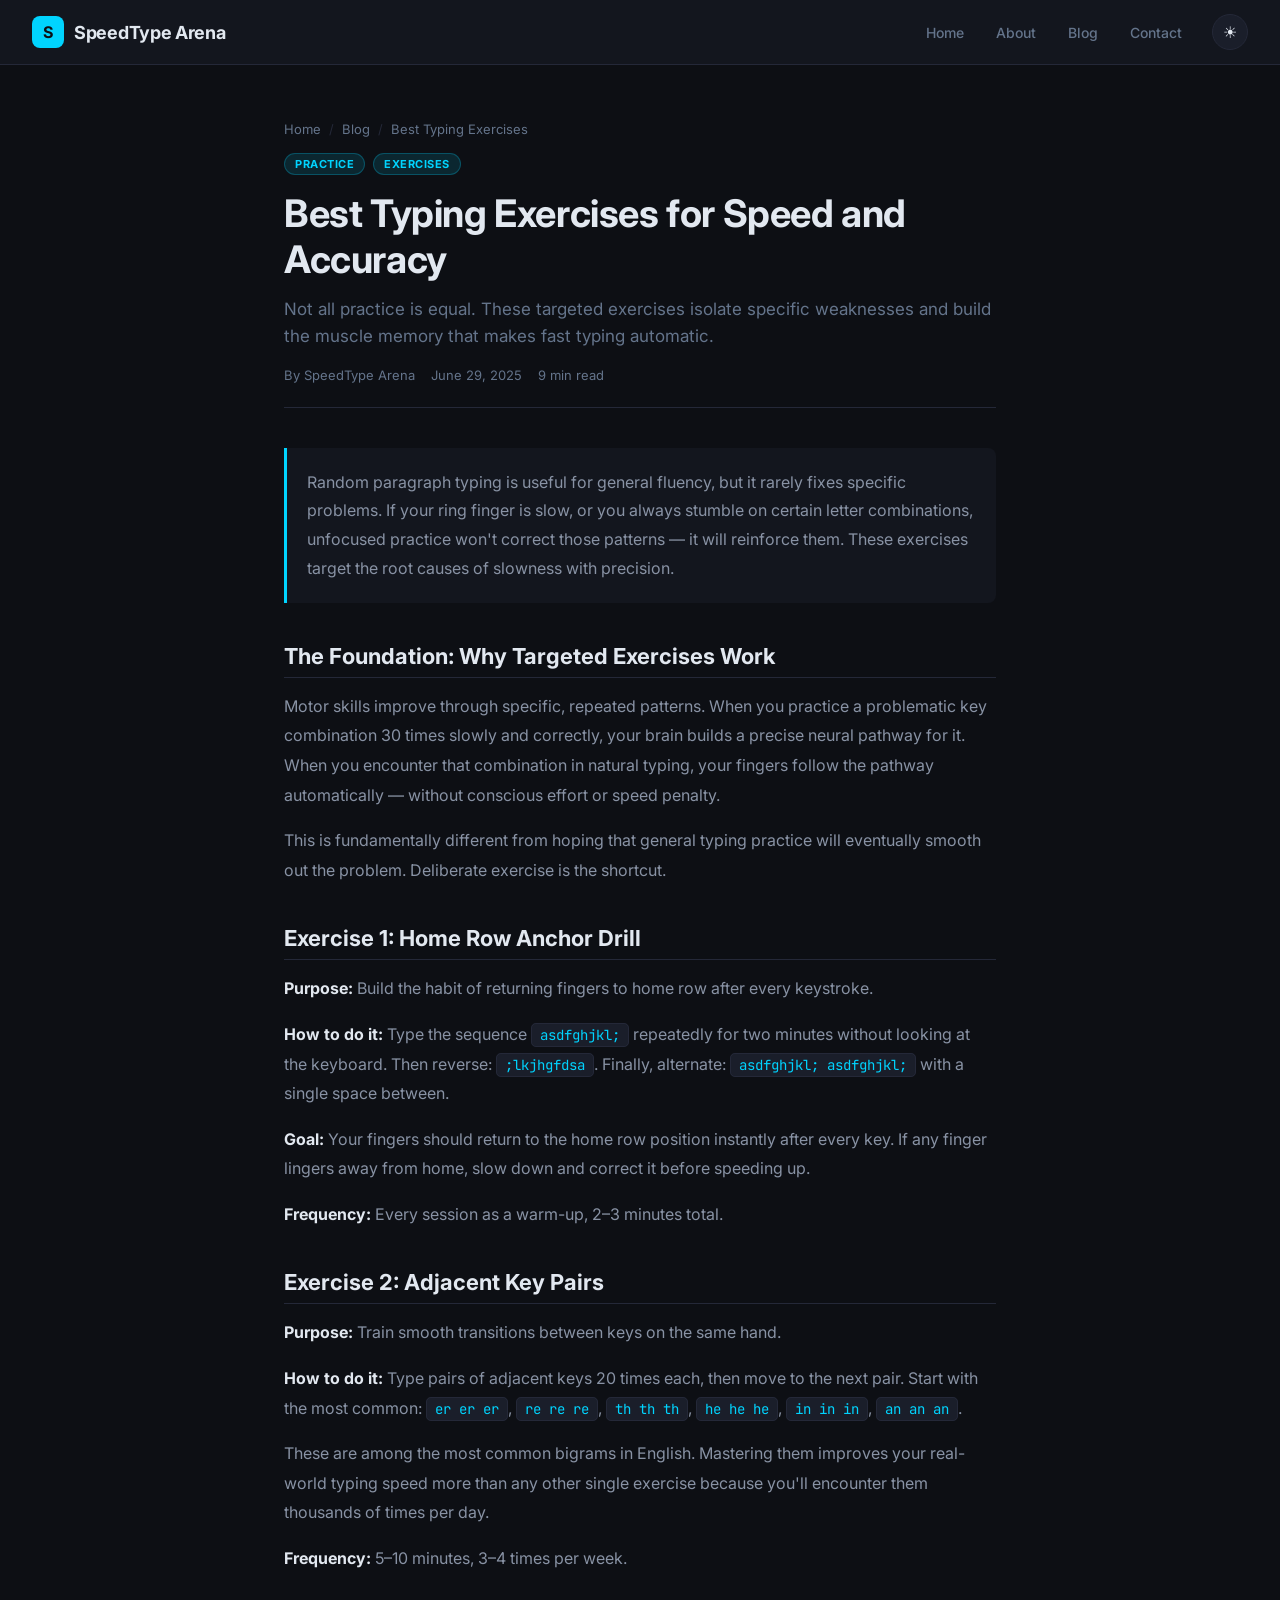
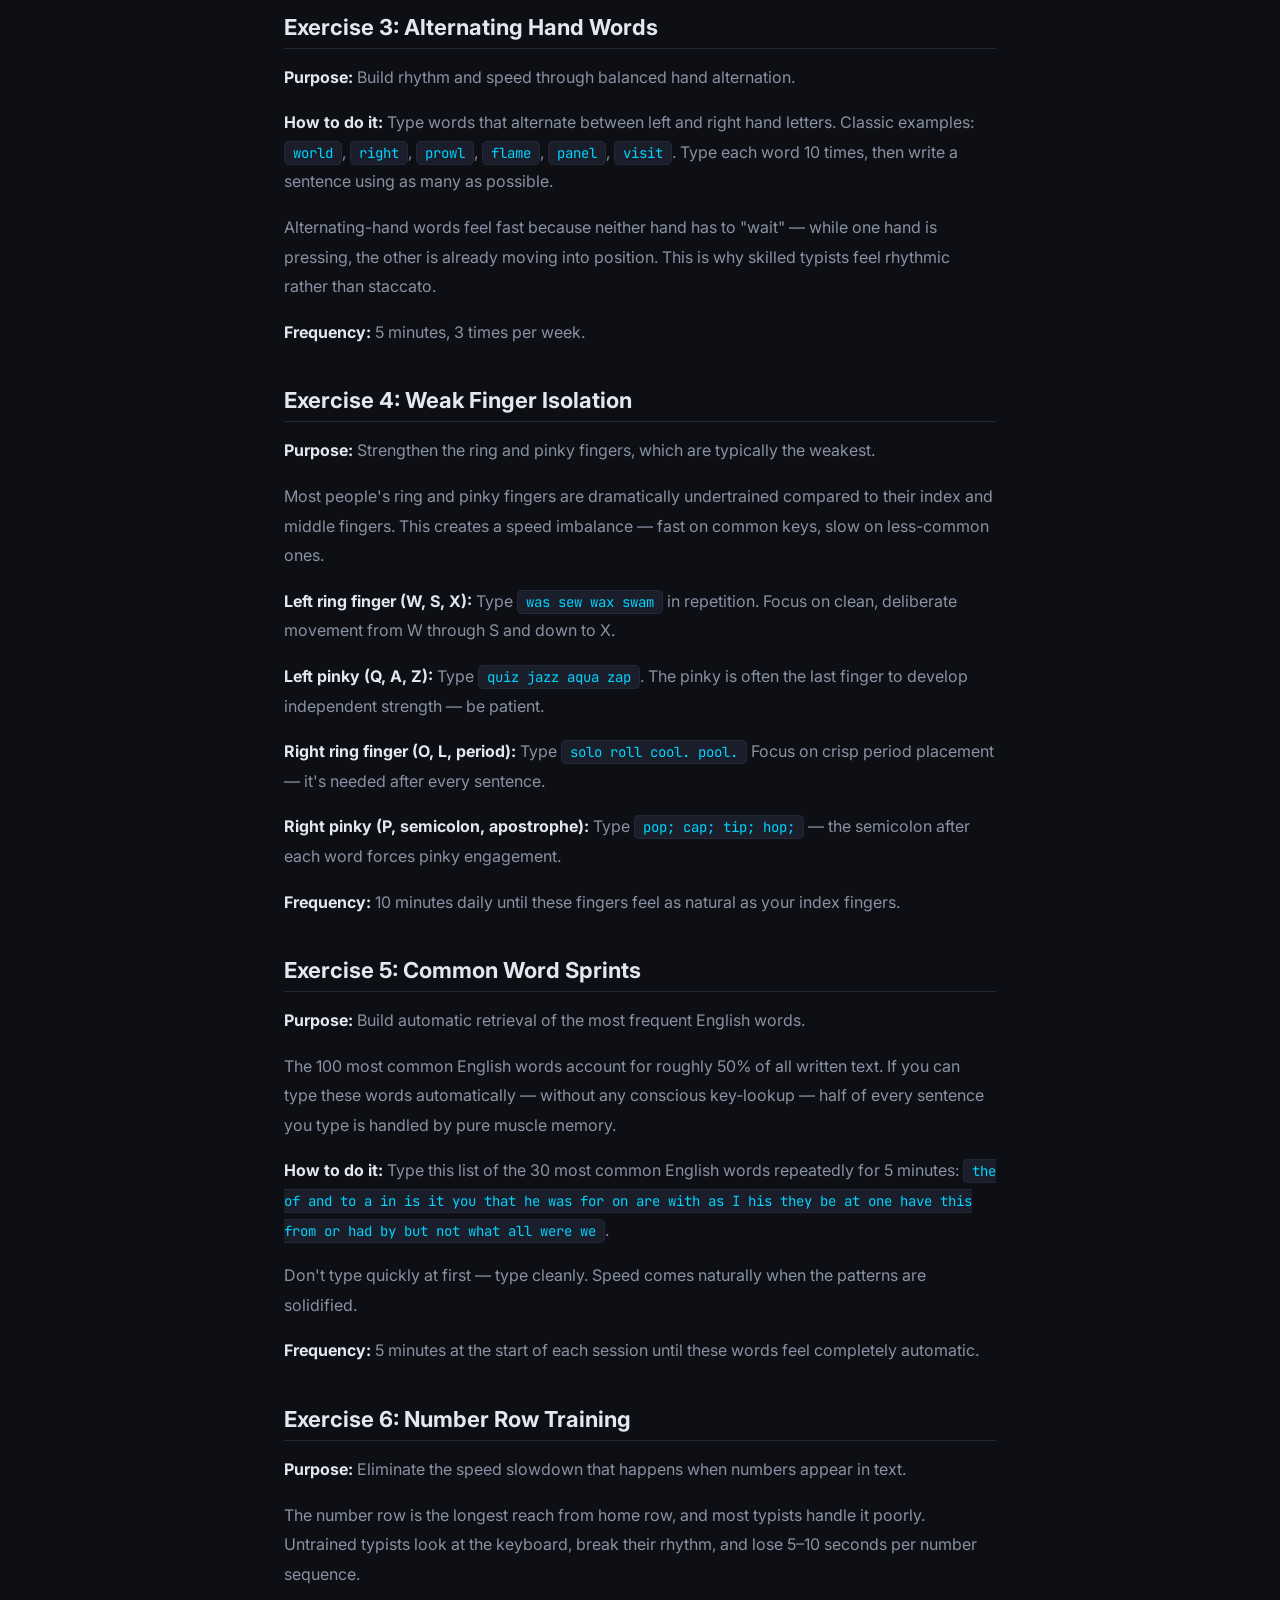
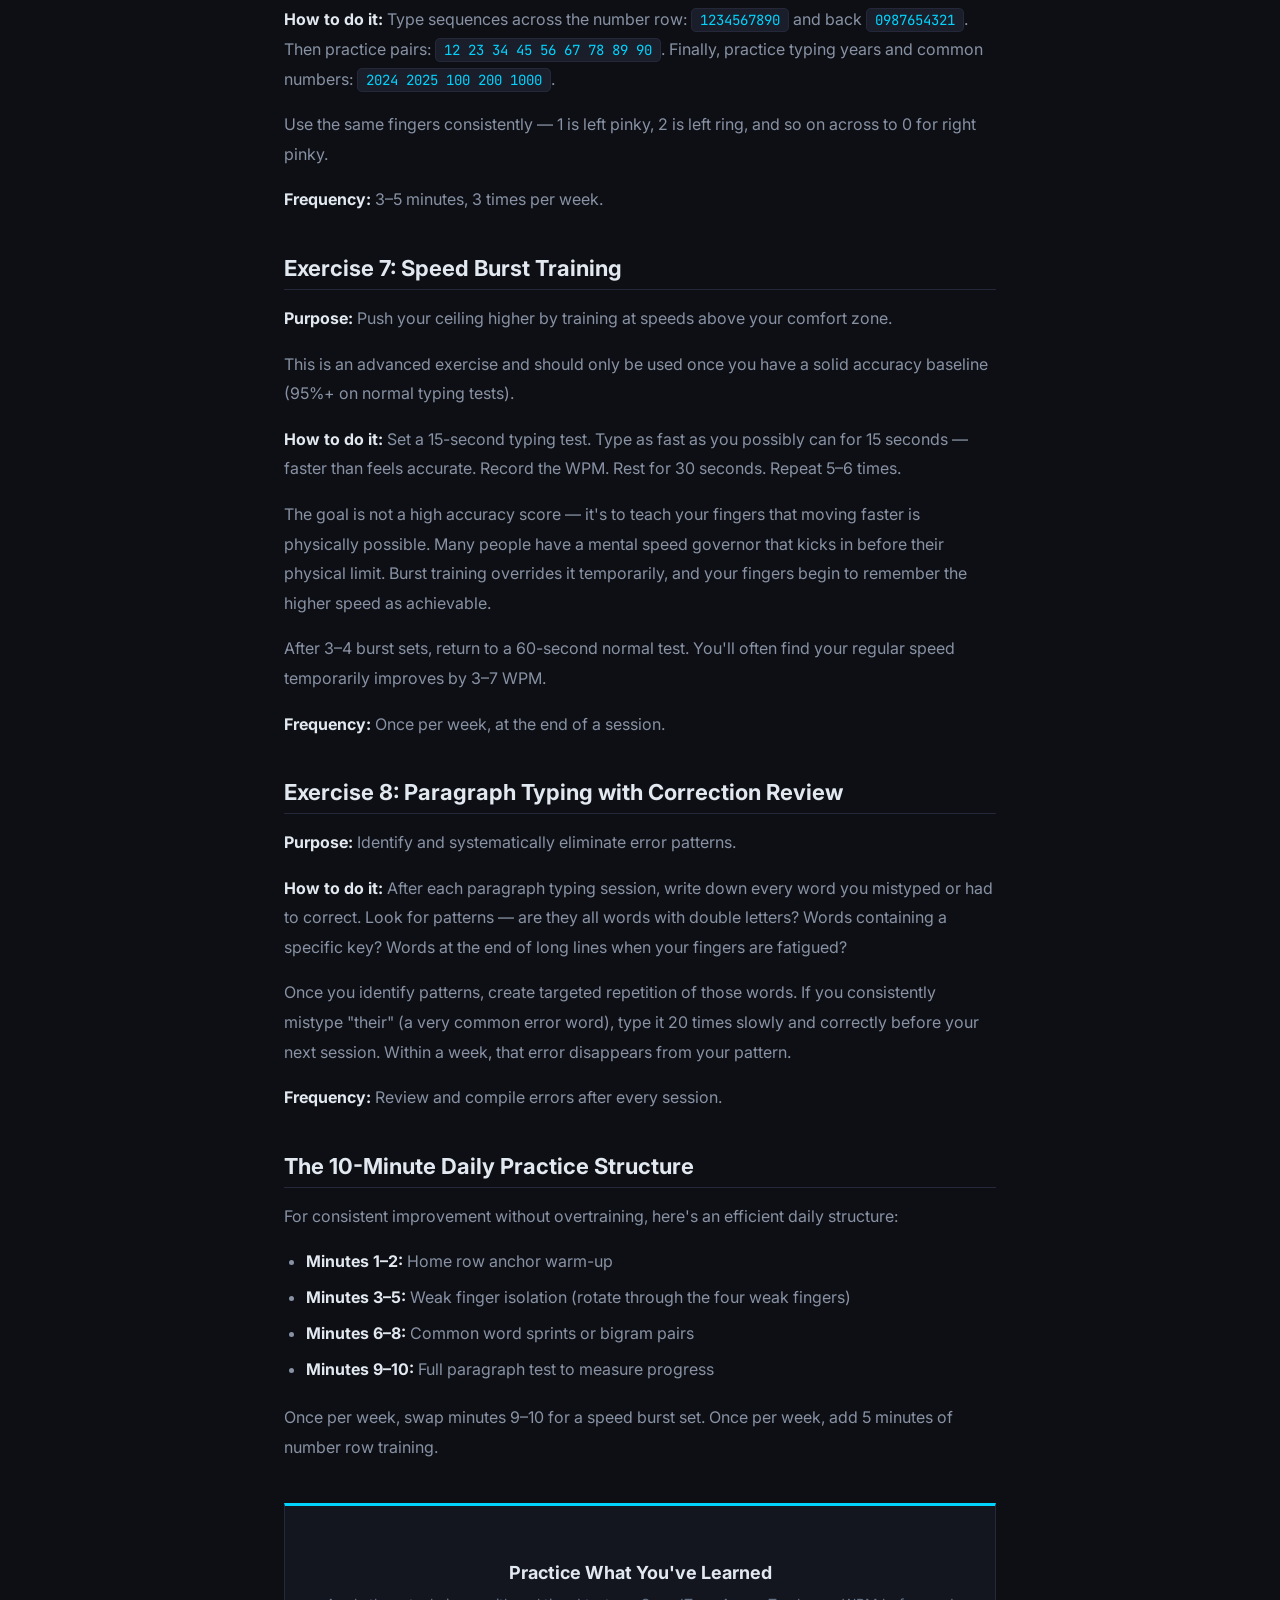
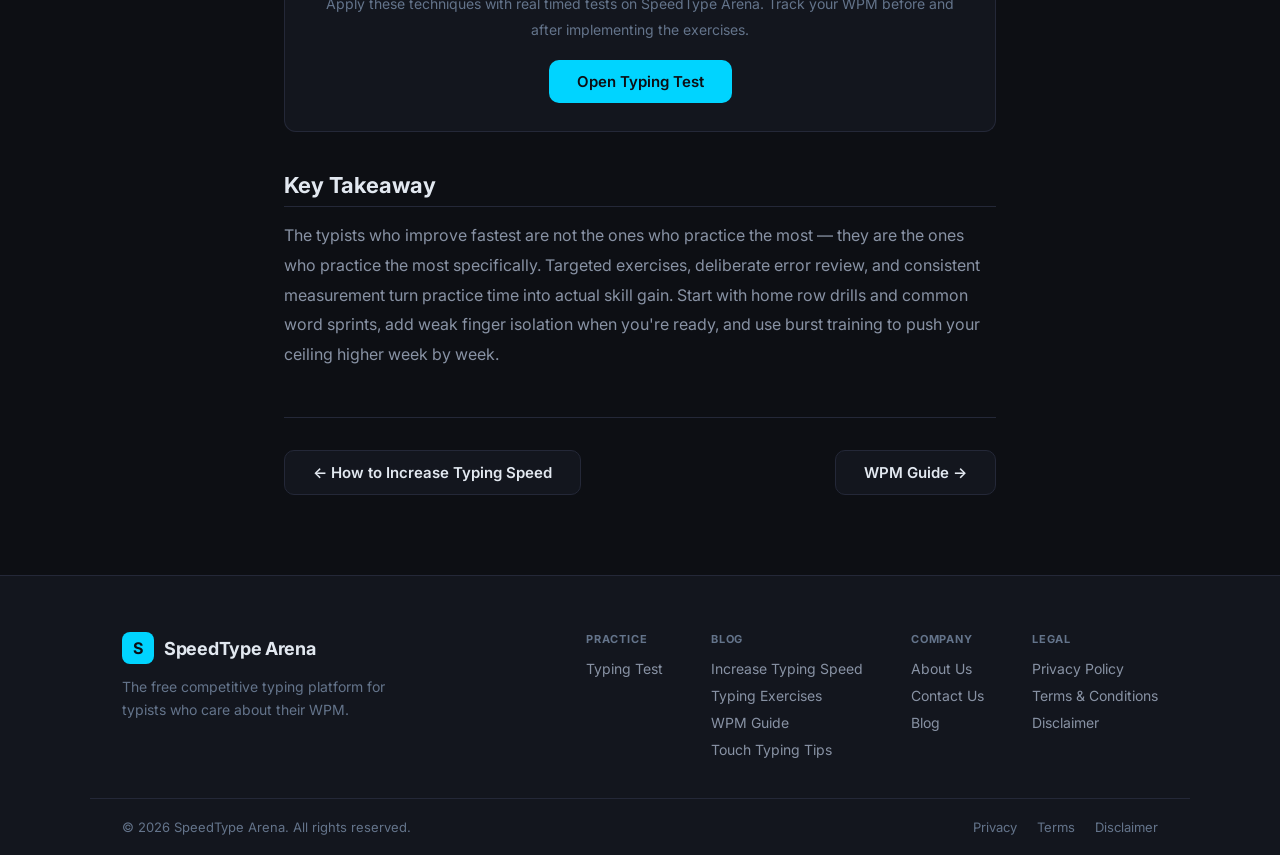
<file: blog-typing-exercises.html>
<!DOCTYPE html>
<html lang="en" data-theme="dark">
<head>
  <meta charset="UTF-8" />
  <meta name="viewport" content="width=device-width, initial-scale=1.0" />
  <meta name="robots" content="index, follow" />
  <meta name="author" content="SpeedType Arena" />
  <meta name="description" content="Discover the best typing exercises for improving speed and accuracy. From home row drills to speed bursts — a complete exercise guide for every skill level." />
  <meta name="keywords" content="typing exercises, typing drills, home row exercise, typing practice, improve typing accuracy, keyboard exercises, typing speed exercises" />
  <link rel="canonical" href="https://speedtypearena.com/blog-typing-exercises.html" />
  <meta property="og:type"        content="article" />
  <meta property="og:url"         content="https://speedtypearena.com/blog-typing-exercises.html" />
  <meta property="og:title"       content="Best Typing Exercises for Speed and Accuracy — SpeedType Arena" />
  <meta property="og:description" content="The exercises professional typists use to isolate weak keys, build muscle memory, and break speed records." />
  <meta property="og:image"       content="https://speedtypearena.com/og-image.png" />
  <meta property="og:site_name"   content="SpeedType Arena" />
  <meta name="twitter:card"       content="summary_large_image" />
  <link rel="icon" type="image/svg+xml" href="favicon.svg" />
  <link rel="preconnect" href="https://fonts.googleapis.com" />
  <link rel="preconnect" href="https://fonts.gstatic.com" crossorigin />
  <link href="https://fonts.googleapis.com/css2?family=Inter:wght@400;500;600;700&family=JetBrains+Mono:wght@400;500&display=swap" rel="stylesheet" />
  <link rel="stylesheet" href="style.css" />
  <script type="application/ld+json">
  {
    "@context": "https://schema.org",
    "@type": "Article",
    "headline": "Best Typing Exercises for Speed and Accuracy",
    "author": { "@type": "Organization", "name": "SpeedType Arena" },
    "publisher": { "@type": "Organization", "name": "SpeedType Arena", "url": "https://speedtypearena.com" },
    "datePublished": "2025-06-29",
    "dateModified": "2025-06-29",
    "description": "The typing exercises used by professional typists to build speed, accuracy, and muscle memory.",
    "mainEntityOfPage": "https://speedtypearena.com/blog-typing-exercises.html"
  }
  </script>
  <title>Best Typing Exercises for Speed and Accuracy — SpeedType Arena</title>
</head>
<body>

  <header class="header" role="banner">
    <a href="index.html" class="logo" aria-label="SpeedType Arena home">
      <div class="logo-icon" aria-hidden="true">S</div>
      <span class="logo-text">SpeedType Arena</span>
    </a>
    <nav class="nav" id="navMenu" aria-label="Primary navigation">
      <a href="index.html"    class="nav-link">Home</a>
      <a href="about.html"   class="nav-link">About</a>
      <a href="blog.html"    class="nav-link">Blog</a>
      <a href="contact.html" class="nav-link">Contact</a>
    </nav>
    <div class="header-right">
      <button class="theme-toggle" id="themeToggle" title="Toggle light/dark theme" aria-label="Toggle light/dark theme">
        <span id="themeIcon" aria-hidden="true">&#9728;</span>
      </button>
      <button class="hamburger" id="hamburger" aria-label="Open navigation menu" aria-expanded="false" aria-controls="navMenu">&#9776;</button>
    </div>
  </header>

  <main class="page-main article-main" id="main-content">
    <div class="article-header">
      <nav class="breadcrumb" aria-label="Breadcrumb">
        <a href="index.html">Home</a> <span aria-hidden="true">/</span>
        <a href="blog.html">Blog</a> <span aria-hidden="true">/</span>
        <span aria-current="page">Best Typing Exercises</span>
      </nav>
      <div class="article-tags">
        <span class="blog-tag">Practice</span>
        <span class="blog-tag">Exercises</span>
      </div>
      <h1 class="article-title">Best Typing Exercises for Speed and Accuracy</h1>
      <p class="article-subtitle">Not all practice is equal. These targeted exercises isolate specific weaknesses and build the muscle memory that makes fast typing automatic.</p>
      <div class="article-meta">
        <span>By SpeedType Arena</span>
        <span>June 29, 2025</span>
        <span>9 min read</span>
      </div>
    </div>

    <div class="article-body">

      <p class="lead-text">Random paragraph typing is useful for general fluency, but it rarely fixes specific problems. If your ring finger is slow, or you always stumble on certain letter combinations, unfocused practice won't correct those patterns — it will reinforce them. These exercises target the root causes of slowness with precision.</p>

      <h2>The Foundation: Why Targeted Exercises Work</h2>
      <p>Motor skills improve through specific, repeated patterns. When you practice a problematic key combination 30 times slowly and correctly, your brain builds a precise neural pathway for it. When you encounter that combination in natural typing, your fingers follow the pathway automatically — without conscious effort or speed penalty.</p>
      <p>This is fundamentally different from hoping that general typing practice will eventually smooth out the problem. Deliberate exercise is the shortcut.</p>

      <h2>Exercise 1: Home Row Anchor Drill</h2>
      <p><strong>Purpose:</strong> Build the habit of returning fingers to home row after every keystroke.</p>
      <p><strong>How to do it:</strong> Type the sequence <code class="exercise-text">asdfghjkl;</code> repeatedly for two minutes without looking at the keyboard. Then reverse: <code class="exercise-text">;lkjhgfdsa</code>. Finally, alternate: <code class="exercise-text">asdfghjkl; asdfghjkl;</code> with a single space between.</p>
      <p><strong>Goal:</strong> Your fingers should return to the home row position instantly after every key. If any finger lingers away from home, slow down and correct it before speeding up.</p>
      <p><strong>Frequency:</strong> Every session as a warm-up, 2–3 minutes total.</p>

      <h2>Exercise 2: Adjacent Key Pairs</h2>
      <p><strong>Purpose:</strong> Train smooth transitions between keys on the same hand.</p>
      <p><strong>How to do it:</strong> Type pairs of adjacent keys 20 times each, then move to the next pair. Start with the most common: <code class="exercise-text">er er er</code>, <code class="exercise-text">re re re</code>, <code class="exercise-text">th th th</code>, <code class="exercise-text">he he he</code>, <code class="exercise-text">in in in</code>, <code class="exercise-text">an an an</code>.</p>
      <p>These are among the most common bigrams in English. Mastering them improves your real-world typing speed more than any other single exercise because you'll encounter them thousands of times per day.</p>
      <p><strong>Frequency:</strong> 5–10 minutes, 3–4 times per week.</p>

      <h2>Exercise 3: Alternating Hand Words</h2>
      <p><strong>Purpose:</strong> Build rhythm and speed through balanced hand alternation.</p>
      <p><strong>How to do it:</strong> Type words that alternate between left and right hand letters. Classic examples: <code class="exercise-text">world</code>, <code class="exercise-text">right</code>, <code class="exercise-text">prowl</code>, <code class="exercise-text">flame</code>, <code class="exercise-text">panel</code>, <code class="exercise-text">visit</code>. Type each word 10 times, then write a sentence using as many as possible.</p>
      <p>Alternating-hand words feel fast because neither hand has to "wait" — while one hand is pressing, the other is already moving into position. This is why skilled typists feel rhythmic rather than staccato.</p>
      <p><strong>Frequency:</strong> 5 minutes, 3 times per week.</p>

      <h2>Exercise 4: Weak Finger Isolation</h2>
      <p><strong>Purpose:</strong> Strengthen the ring and pinky fingers, which are typically the weakest.</p>
      <p>Most people's ring and pinky fingers are dramatically undertrained compared to their index and middle fingers. This creates a speed imbalance — fast on common keys, slow on less-common ones.</p>
      <p><strong>Left ring finger (W, S, X):</strong> Type <code class="exercise-text">was sew wax swam</code> in repetition. Focus on clean, deliberate movement from W through S and down to X.</p>
      <p><strong>Left pinky (Q, A, Z):</strong> Type <code class="exercise-text">quiz jazz aqua zap</code>. The pinky is often the last finger to develop independent strength — be patient.</p>
      <p><strong>Right ring finger (O, L, period):</strong> Type <code class="exercise-text">solo roll cool. pool.</code> Focus on crisp period placement — it's needed after every sentence.</p>
      <p><strong>Right pinky (P, semicolon, apostrophe):</strong> Type <code class="exercise-text">pop; cap; tip; hop;</code> — the semicolon after each word forces pinky engagement.</p>
      <p><strong>Frequency:</strong> 10 minutes daily until these fingers feel as natural as your index fingers.</p>

      <h2>Exercise 5: Common Word Sprints</h2>
      <p><strong>Purpose:</strong> Build automatic retrieval of the most frequent English words.</p>
      <p>The 100 most common English words account for roughly 50% of all written text. If you can type these words automatically — without any conscious key-lookup — half of every sentence you type is handled by pure muscle memory.</p>
      <p><strong>How to do it:</strong> Type this list of the 30 most common English words repeatedly for 5 minutes: <code class="exercise-text">the of and to a in is it you that he was for on are with as I his they be at one have this from or had by but not what all were we</code>.</p>
      <p>Don't type quickly at first — type cleanly. Speed comes naturally when the patterns are solidified.</p>
      <p><strong>Frequency:</strong> 5 minutes at the start of each session until these words feel completely automatic.</p>

      <h2>Exercise 6: Number Row Training</h2>
      <p><strong>Purpose:</strong> Eliminate the speed slowdown that happens when numbers appear in text.</p>
      <p>The number row is the longest reach from home row, and most typists handle it poorly. Untrained typists look at the keyboard, break their rhythm, and lose 5–10 seconds per number sequence.</p>
      <p><strong>How to do it:</strong> Type sequences across the number row: <code class="exercise-text">1234567890</code> and back <code class="exercise-text">0987654321</code>. Then practice pairs: <code class="exercise-text">12 23 34 45 56 67 78 89 90</code>. Finally, practice typing years and common numbers: <code class="exercise-text">2024 2025 100 200 1000</code>.</p>
      <p>Use the same fingers consistently — 1 is left pinky, 2 is left ring, and so on across to 0 for right pinky.</p>
      <p><strong>Frequency:</strong> 3–5 minutes, 3 times per week.</p>

      <h2>Exercise 7: Speed Burst Training</h2>
      <p><strong>Purpose:</strong> Push your ceiling higher by training at speeds above your comfort zone.</p>
      <p>This is an advanced exercise and should only be used once you have a solid accuracy baseline (95%+ on normal typing tests).</p>
      <p><strong>How to do it:</strong> Set a 15-second typing test. Type as fast as you possibly can for 15 seconds — faster than feels accurate. Record the WPM. Rest for 30 seconds. Repeat 5–6 times.</p>
      <p>The goal is not a high accuracy score — it's to teach your fingers that moving faster is physically possible. Many people have a mental speed governor that kicks in before their physical limit. Burst training overrides it temporarily, and your fingers begin to remember the higher speed as achievable.</p>
      <p>After 3–4 burst sets, return to a 60-second normal test. You'll often find your regular speed temporarily improves by 3–7 WPM.</p>
      <p><strong>Frequency:</strong> Once per week, at the end of a session.</p>

      <h2>Exercise 8: Paragraph Typing with Correction Review</h2>
      <p><strong>Purpose:</strong> Identify and systematically eliminate error patterns.</p>
      <p><strong>How to do it:</strong> After each paragraph typing session, write down every word you mistyped or had to correct. Look for patterns — are they all words with double letters? Words containing a specific key? Words at the end of long lines when your fingers are fatigued?</p>
      <p>Once you identify patterns, create targeted repetition of those words. If you consistently mistype "their" (a very common error word), type it 20 times slowly and correctly before your next session. Within a week, that error disappears from your pattern.</p>
      <p><strong>Frequency:</strong> Review and compile errors after every session.</p>

      <h2>The 10-Minute Daily Practice Structure</h2>
      <p>For consistent improvement without overtraining, here's an efficient daily structure:</p>
      <ul>
        <li><strong>Minutes 1–2:</strong> Home row anchor warm-up</li>
        <li><strong>Minutes 3–5:</strong> Weak finger isolation (rotate through the four weak fingers)</li>
        <li><strong>Minutes 6–8:</strong> Common word sprints or bigram pairs</li>
        <li><strong>Minutes 9–10:</strong> Full paragraph test to measure progress</li>
      </ul>
      <p>Once per week, swap minutes 9–10 for a speed burst set. Once per week, add 5 minutes of number row training.</p>

      <div class="article-cta">
        <h3>Practice What You've Learned</h3>
        <p>Apply these techniques with real timed tests on SpeedType Arena. Track your WPM before and after implementing the exercises.</p>
        <a href="index.html" class="btn btn-primary">Open Typing Test</a>
      </div>

      <h2>Key Takeaway</h2>
      <p>The typists who improve fastest are not the ones who practice the most — they are the ones who practice the most specifically. Targeted exercises, deliberate error review, and consistent measurement turn practice time into actual skill gain. Start with home row drills and common word sprints, add weak finger isolation when you're ready, and use burst training to push your ceiling higher week by week.</p>

    </div>

    <div class="article-footer-nav">
      <a href="blog-typing-speed.html" class="btn btn-secondary">&larr; How to Increase Typing Speed</a>
      <a href="blog-wpm-guide.html" class="btn btn-secondary">WPM Guide &rarr;</a>
    </div>

  </main>

  <footer class="footer" role="contentinfo">
    <div class="footer-inner">
      <div class="footer-brand">
        <a href="index.html" class="logo footer-logo" aria-label="SpeedType Arena home">
          <div class="logo-icon" aria-hidden="true">S</div>
          <span class="logo-text">SpeedType Arena</span>
        </a>
        <p class="footer-tagline">The free competitive typing platform for typists who care about their WPM.</p>
      </div>
      <nav class="footer-nav" aria-label="Footer navigation">
        <div class="footer-col">
          <h3 class="footer-col-title">Practice</h3>
          <a href="index.html">Typing Test</a>
        </div>
        <div class="footer-col">
          <h3 class="footer-col-title">Blog</h3>
          <a href="blog-typing-speed.html">Increase Typing Speed</a>
          <a href="blog-typing-exercises.html">Typing Exercises</a>
          <a href="blog-wpm-guide.html">WPM Guide</a>
          <a href="blog-touch-typing.html">Touch Typing Tips</a>
        </div>
        <div class="footer-col">
          <h3 class="footer-col-title">Company</h3>
          <a href="about.html">About Us</a>
          <a href="contact.html">Contact Us</a>
          <a href="blog.html">Blog</a>
        </div>
        <div class="footer-col">
          <h3 class="footer-col-title">Legal</h3>
          <a href="privacy.html">Privacy Policy</a>
          <a href="terms.html">Terms &amp; Conditions</a>
          <a href="disclaimer.html">Disclaimer</a>
        </div>
      </nav>
    </div>
    <div class="footer-bottom">
      <p>&copy; <span id="footerYear"></span> SpeedType Arena. All rights reserved.</p>
      <div class="footer-legal-links">
        <a href="privacy.html">Privacy</a>
        <a href="terms.html">Terms</a>
        <a href="disclaimer.html">Disclaimer</a>
      </div>
    </div>
  </footer>

  <script src="common.js"></script>
  <script>document.getElementById('footerYear').textContent = new Date().getFullYear();</script>
</body>
</html>
</file>
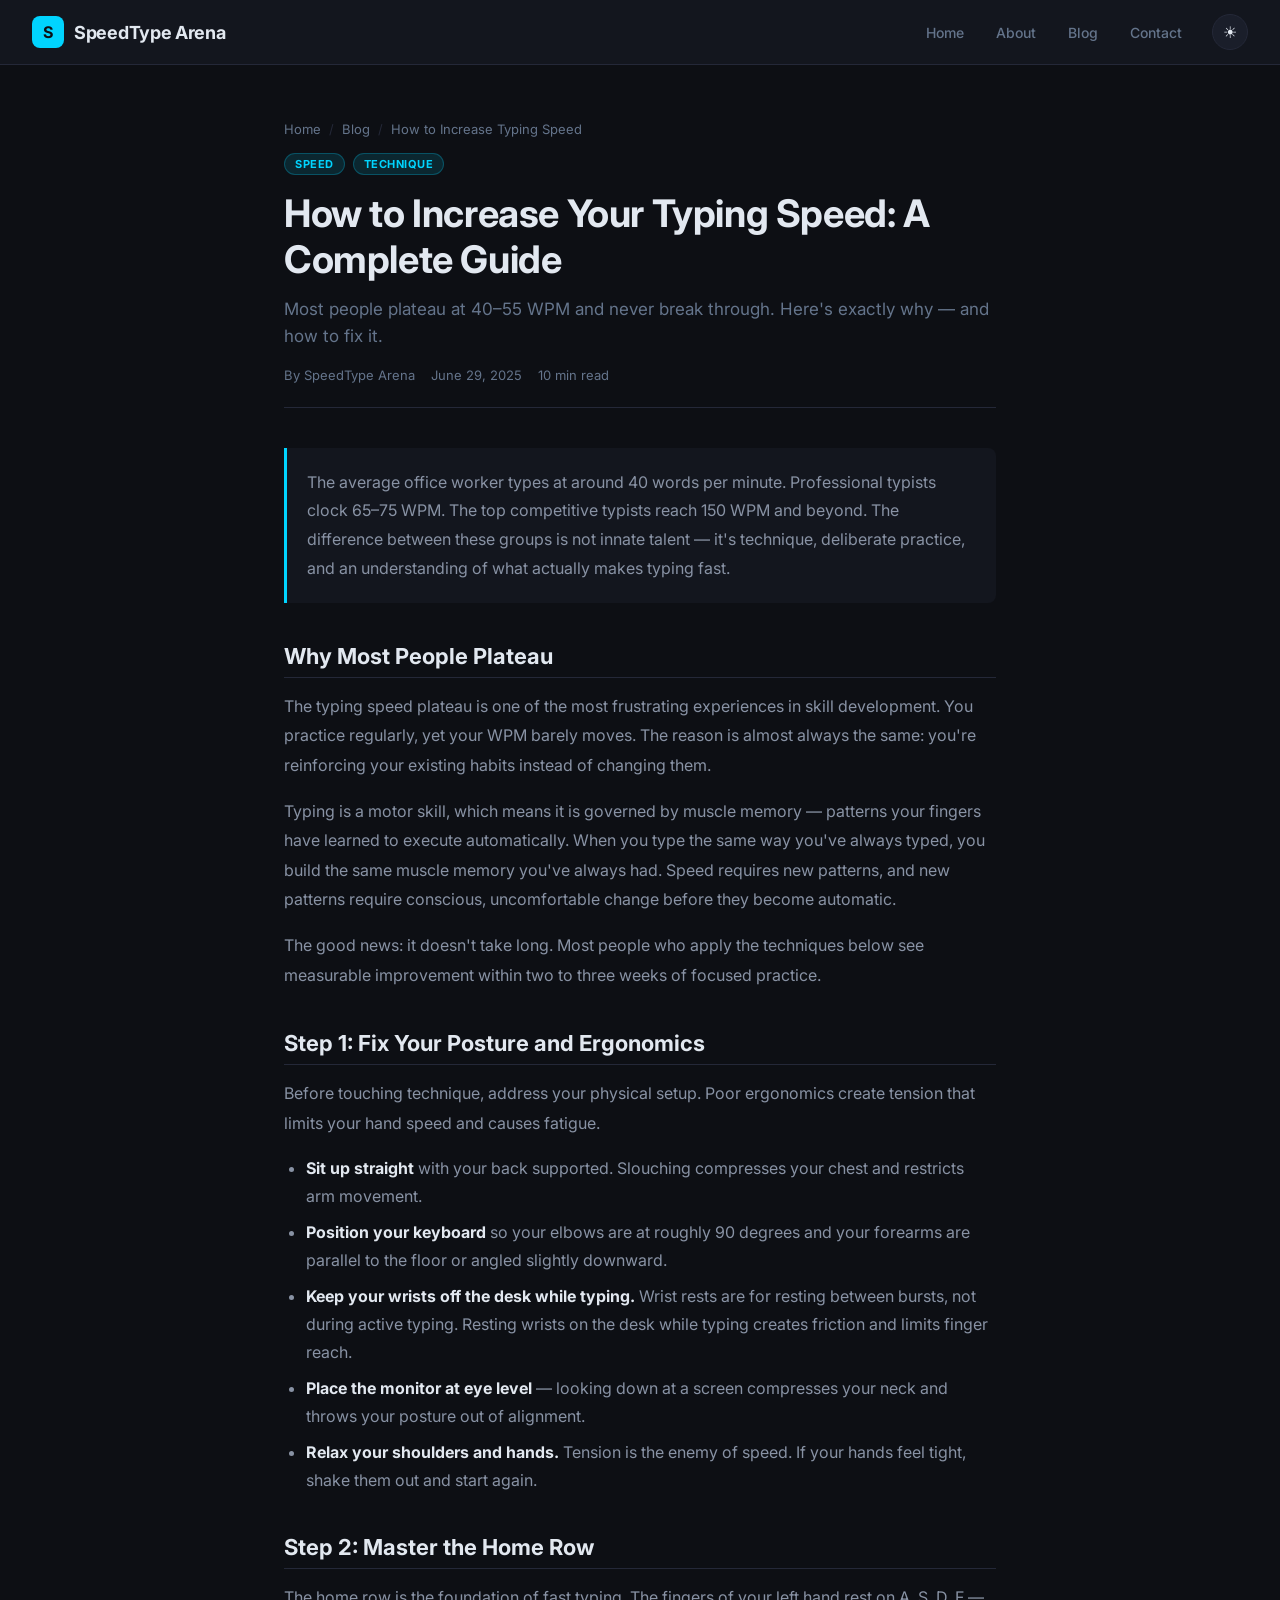
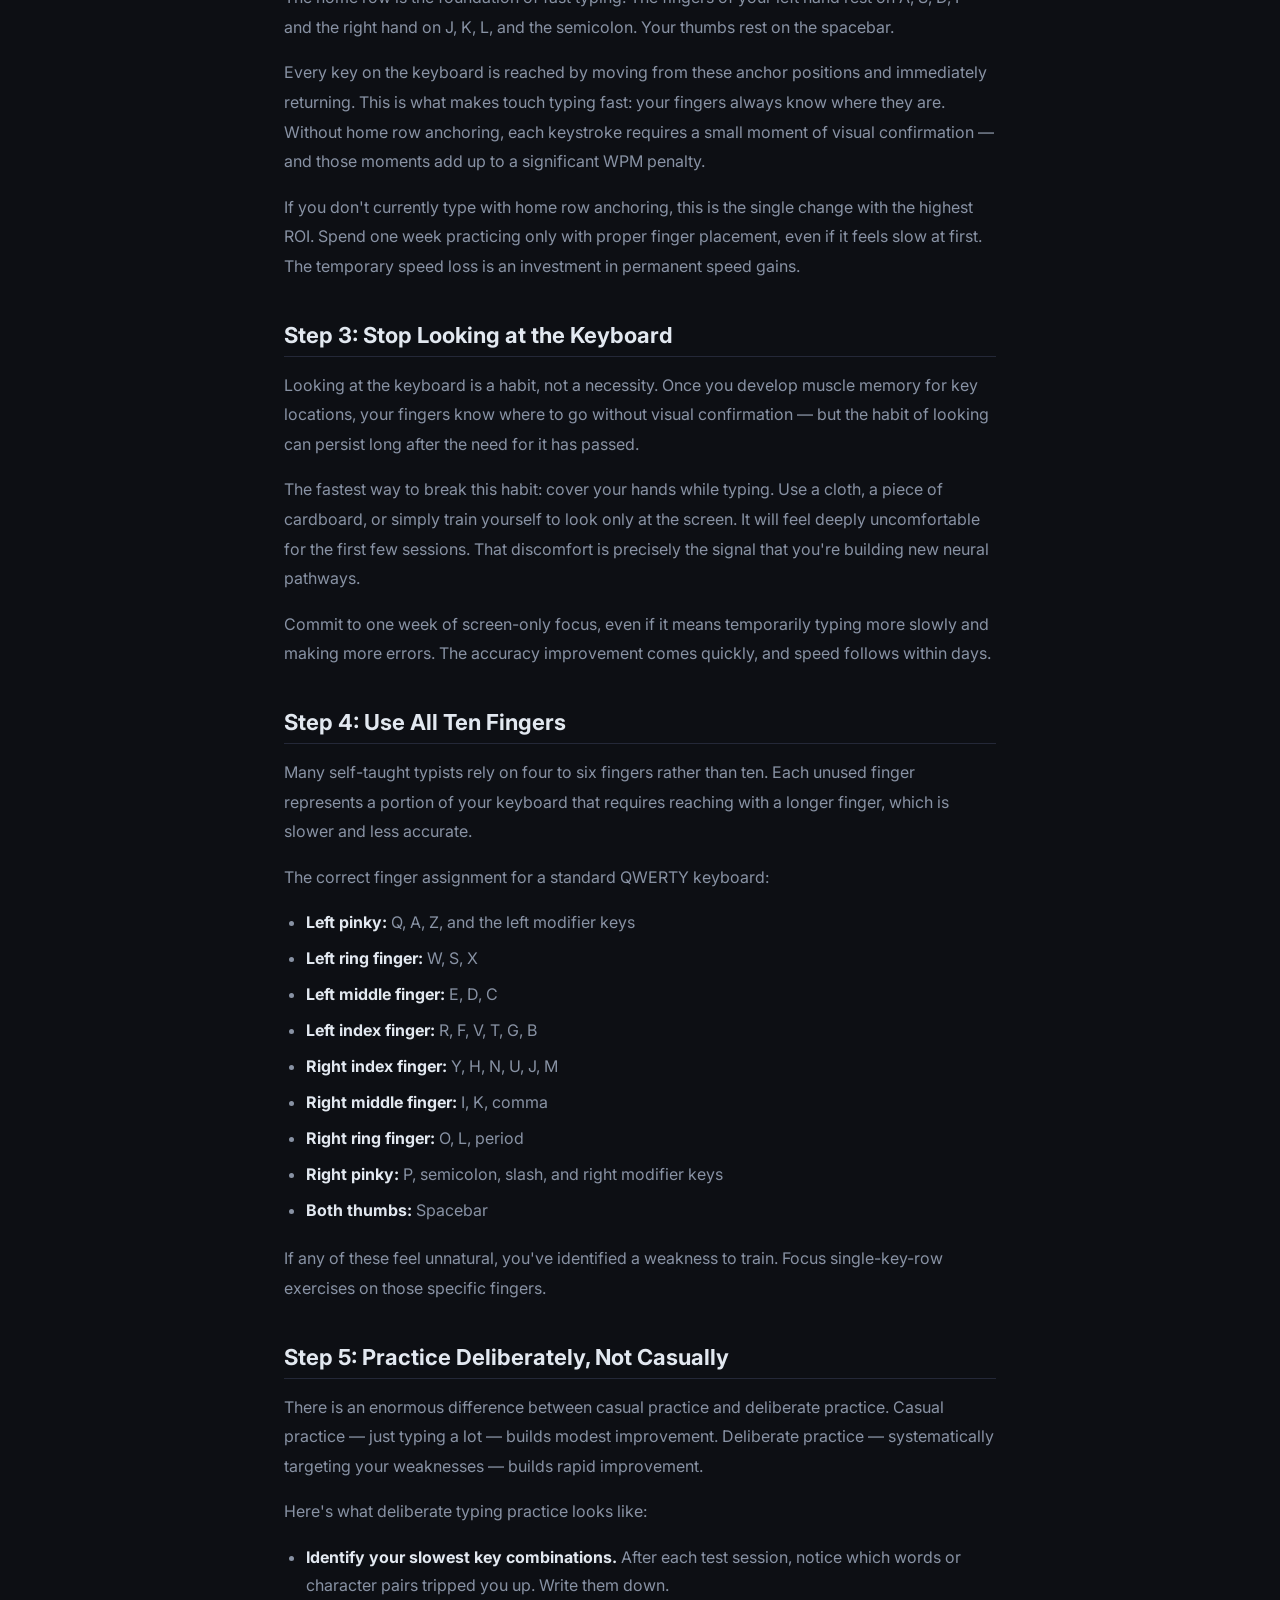
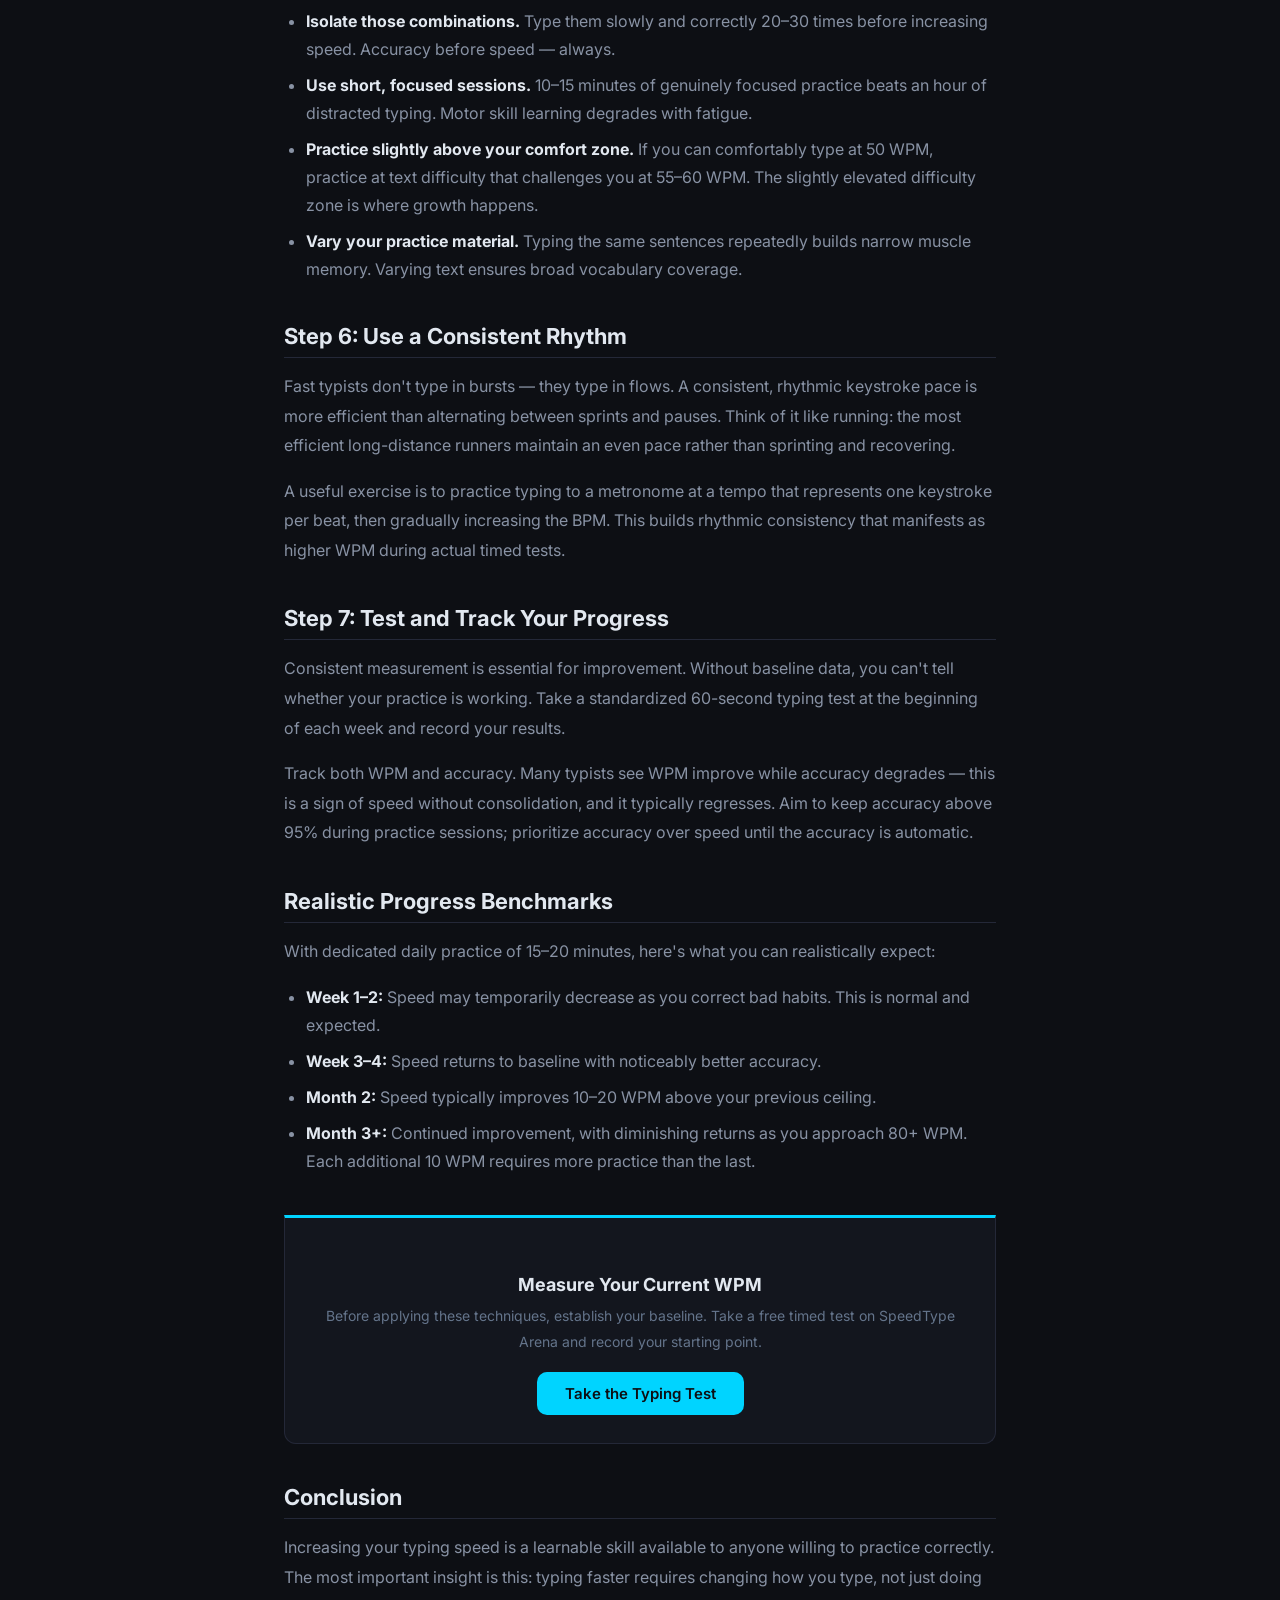
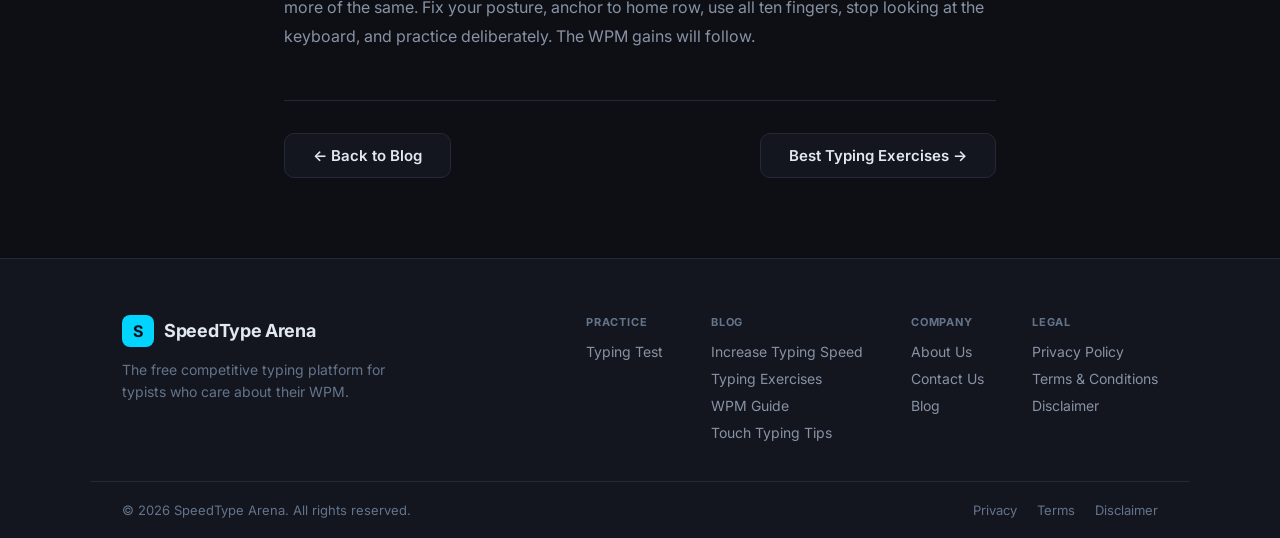
<file: blog-typing-speed.html>
<!DOCTYPE html>
<html lang="en" data-theme="dark">
<head>
  <meta charset="UTF-8" />
  <meta name="viewport" content="width=device-width, initial-scale=1.0" />
  <meta name="robots" content="index, follow" />
  <meta name="author" content="SpeedType Arena" />
  <meta name="description" content="Learn how to increase your typing speed with proven techniques — home row positioning, deliberate practice, breaking bad habits, and a step-by-step plan to reach 80+ WPM." />
  <meta name="keywords" content="how to increase typing speed, type faster, improve WPM, typing speed tips, faster typing, keyboard skills" />
  <link rel="canonical" href="https://speedtypearena.com/blog-typing-speed.html" />
  <meta property="og:type"        content="article" />
  <meta property="og:url"         content="https://speedtypearena.com/blog-typing-speed.html" />
  <meta property="og:title"       content="How to Increase Your Typing Speed: A Complete Guide — SpeedType Arena" />
  <meta property="og:description" content="Proven techniques to break through your WPM plateau. From posture to deliberate practice — everything you need to type faster." />
  <meta property="og:image"       content="https://speedtypearena.com/og-image.png" />
  <meta property="og:site_name"   content="SpeedType Arena" />
  <meta name="twitter:card"       content="summary_large_image" />
  <link rel="icon" type="image/svg+xml" href="favicon.svg" />
  <link rel="preconnect" href="https://fonts.googleapis.com" />
  <link rel="preconnect" href="https://fonts.gstatic.com" crossorigin />
  <link href="https://fonts.googleapis.com/css2?family=Inter:wght@400;500;600;700&family=JetBrains+Mono:wght@400;500&display=swap" rel="stylesheet" />
  <link rel="stylesheet" href="style.css" />
  <script type="application/ld+json">
  {
    "@context": "https://schema.org",
    "@type": "Article",
    "headline": "How to Increase Your Typing Speed: A Complete Guide",
    "author": { "@type": "Organization", "name": "SpeedType Arena" },
    "publisher": { "@type": "Organization", "name": "SpeedType Arena", "url": "https://speedtypearena.com" },
    "datePublished": "2025-06-29",
    "dateModified": "2025-06-29",
    "description": "Proven techniques to break through your WPM plateau and type significantly faster.",
    "mainEntityOfPage": "https://speedtypearena.com/blog-typing-speed.html"
  }
  </script>
  <title>How to Increase Your Typing Speed: A Complete Guide — SpeedType Arena</title>
</head>
<body>

  <header class="header" role="banner">
    <a href="index.html" class="logo" aria-label="SpeedType Arena home">
      <div class="logo-icon" aria-hidden="true">S</div>
      <span class="logo-text">SpeedType Arena</span>
    </a>
    <nav class="nav" id="navMenu" aria-label="Primary navigation">
      <a href="index.html"    class="nav-link">Home</a>
      <a href="about.html"   class="nav-link">About</a>
      <a href="blog.html"    class="nav-link">Blog</a>
      <a href="contact.html" class="nav-link">Contact</a>
    </nav>
    <div class="header-right">
      <button class="theme-toggle" id="themeToggle" title="Toggle light/dark theme" aria-label="Toggle light/dark theme">
        <span id="themeIcon" aria-hidden="true">&#9728;</span>
      </button>
      <button class="hamburger" id="hamburger" aria-label="Open navigation menu" aria-expanded="false" aria-controls="navMenu">&#9776;</button>
    </div>
  </header>

  <main class="page-main article-main" id="main-content">
    <div class="article-header">
      <nav class="breadcrumb" aria-label="Breadcrumb">
        <a href="index.html">Home</a> <span aria-hidden="true">/</span>
        <a href="blog.html">Blog</a> <span aria-hidden="true">/</span>
        <span aria-current="page">How to Increase Typing Speed</span>
      </nav>
      <div class="article-tags">
        <span class="blog-tag">Speed</span>
        <span class="blog-tag">Technique</span>
      </div>
      <h1 class="article-title">How to Increase Your Typing Speed: A Complete Guide</h1>
      <p class="article-subtitle">Most people plateau at 40–55 WPM and never break through. Here's exactly why — and how to fix it.</p>
      <div class="article-meta">
        <span>By SpeedType Arena</span>
        <span>June 29, 2025</span>
        <span>10 min read</span>
      </div>
    </div>

    <div class="article-body">

      <p class="lead-text">The average office worker types at around 40 words per minute. Professional typists clock 65–75 WPM. The top competitive typists reach 150 WPM and beyond. The difference between these groups is not innate talent — it's technique, deliberate practice, and an understanding of what actually makes typing fast.</p>

      <h2>Why Most People Plateau</h2>
      <p>The typing speed plateau is one of the most frustrating experiences in skill development. You practice regularly, yet your WPM barely moves. The reason is almost always the same: you're reinforcing your existing habits instead of changing them.</p>
      <p>Typing is a motor skill, which means it is governed by muscle memory — patterns your fingers have learned to execute automatically. When you type the same way you've always typed, you build the same muscle memory you've always had. Speed requires new patterns, and new patterns require conscious, uncomfortable change before they become automatic.</p>
      <p>The good news: it doesn't take long. Most people who apply the techniques below see measurable improvement within two to three weeks of focused practice.</p>

      <h2>Step 1: Fix Your Posture and Ergonomics</h2>
      <p>Before touching technique, address your physical setup. Poor ergonomics create tension that limits your hand speed and causes fatigue.</p>
      <ul>
        <li><strong>Sit up straight</strong> with your back supported. Slouching compresses your chest and restricts arm movement.</li>
        <li><strong>Position your keyboard</strong> so your elbows are at roughly 90 degrees and your forearms are parallel to the floor or angled slightly downward.</li>
        <li><strong>Keep your wrists off the desk while typing.</strong> Wrist rests are for resting between bursts, not during active typing. Resting wrists on the desk while typing creates friction and limits finger reach.</li>
        <li><strong>Place the monitor at eye level</strong> — looking down at a screen compresses your neck and throws your posture out of alignment.</li>
        <li><strong>Relax your shoulders and hands.</strong> Tension is the enemy of speed. If your hands feel tight, shake them out and start again.</li>
      </ul>

      <h2>Step 2: Master the Home Row</h2>
      <p>The home row is the foundation of fast typing. The fingers of your left hand rest on A, S, D, F — and the right hand on J, K, L, and the semicolon. Your thumbs rest on the spacebar.</p>
      <p>Every key on the keyboard is reached by moving from these anchor positions and immediately returning. This is what makes touch typing fast: your fingers always know where they are. Without home row anchoring, each keystroke requires a small moment of visual confirmation — and those moments add up to a significant WPM penalty.</p>
      <p>If you don't currently type with home row anchoring, this is the single change with the highest ROI. Spend one week practicing only with proper finger placement, even if it feels slow at first. The temporary speed loss is an investment in permanent speed gains.</p>

      <h2>Step 3: Stop Looking at the Keyboard</h2>
      <p>Looking at the keyboard is a habit, not a necessity. Once you develop muscle memory for key locations, your fingers know where to go without visual confirmation — but the habit of looking can persist long after the need for it has passed.</p>
      <p>The fastest way to break this habit: cover your hands while typing. Use a cloth, a piece of cardboard, or simply train yourself to look only at the screen. It will feel deeply uncomfortable for the first few sessions. That discomfort is precisely the signal that you're building new neural pathways.</p>
      <p>Commit to one week of screen-only focus, even if it means temporarily typing more slowly and making more errors. The accuracy improvement comes quickly, and speed follows within days.</p>

      <h2>Step 4: Use All Ten Fingers</h2>
      <p>Many self-taught typists rely on four to six fingers rather than ten. Each unused finger represents a portion of your keyboard that requires reaching with a longer finger, which is slower and less accurate.</p>
      <p>The correct finger assignment for a standard QWERTY keyboard:</p>
      <ul>
        <li><strong>Left pinky:</strong> Q, A, Z, and the left modifier keys</li>
        <li><strong>Left ring finger:</strong> W, S, X</li>
        <li><strong>Left middle finger:</strong> E, D, C</li>
        <li><strong>Left index finger:</strong> R, F, V, T, G, B</li>
        <li><strong>Right index finger:</strong> Y, H, N, U, J, M</li>
        <li><strong>Right middle finger:</strong> I, K, comma</li>
        <li><strong>Right ring finger:</strong> O, L, period</li>
        <li><strong>Right pinky:</strong> P, semicolon, slash, and right modifier keys</li>
        <li><strong>Both thumbs:</strong> Spacebar</li>
      </ul>
      <p>If any of these feel unnatural, you've identified a weakness to train. Focus single-key-row exercises on those specific fingers.</p>

      <h2>Step 5: Practice Deliberately, Not Casually</h2>
      <p>There is an enormous difference between casual practice and deliberate practice. Casual practice — just typing a lot — builds modest improvement. Deliberate practice — systematically targeting your weaknesses — builds rapid improvement.</p>
      <p>Here's what deliberate typing practice looks like:</p>
      <ul>
        <li><strong>Identify your slowest key combinations.</strong> After each test session, notice which words or character pairs tripped you up. Write them down.</li>
        <li><strong>Isolate those combinations.</strong> Type them slowly and correctly 20–30 times before increasing speed. Accuracy before speed — always.</li>
        <li><strong>Use short, focused sessions.</strong> 10–15 minutes of genuinely focused practice beats an hour of distracted typing. Motor skill learning degrades with fatigue.</li>
        <li><strong>Practice slightly above your comfort zone.</strong> If you can comfortably type at 50 WPM, practice at text difficulty that challenges you at 55–60 WPM. The slightly elevated difficulty zone is where growth happens.</li>
        <li><strong>Vary your practice material.</strong> Typing the same sentences repeatedly builds narrow muscle memory. Varying text ensures broad vocabulary coverage.</li>
      </ul>

      <h2>Step 6: Use a Consistent Rhythm</h2>
      <p>Fast typists don't type in bursts — they type in flows. A consistent, rhythmic keystroke pace is more efficient than alternating between sprints and pauses. Think of it like running: the most efficient long-distance runners maintain an even pace rather than sprinting and recovering.</p>
      <p>A useful exercise is to practice typing to a metronome at a tempo that represents one keystroke per beat, then gradually increasing the BPM. This builds rhythmic consistency that manifests as higher WPM during actual timed tests.</p>

      <h2>Step 7: Test and Track Your Progress</h2>
      <p>Consistent measurement is essential for improvement. Without baseline data, you can't tell whether your practice is working. Take a standardized 60-second typing test at the beginning of each week and record your results.</p>
      <p>Track both WPM and accuracy. Many typists see WPM improve while accuracy degrades — this is a sign of speed without consolidation, and it typically regresses. Aim to keep accuracy above 95% during practice sessions; prioritize accuracy over speed until the accuracy is automatic.</p>

      <h2>Realistic Progress Benchmarks</h2>
      <p>With dedicated daily practice of 15–20 minutes, here's what you can realistically expect:</p>
      <ul>
        <li><strong>Week 1–2:</strong> Speed may temporarily decrease as you correct bad habits. This is normal and expected.</li>
        <li><strong>Week 3–4:</strong> Speed returns to baseline with noticeably better accuracy.</li>
        <li><strong>Month 2:</strong> Speed typically improves 10–20 WPM above your previous ceiling.</li>
        <li><strong>Month 3+:</strong> Continued improvement, with diminishing returns as you approach 80+ WPM. Each additional 10 WPM requires more practice than the last.</li>
      </ul>

      <div class="article-cta">
        <h3>Measure Your Current WPM</h3>
        <p>Before applying these techniques, establish your baseline. Take a free timed test on SpeedType Arena and record your starting point.</p>
        <a href="index.html" class="btn btn-primary">Take the Typing Test</a>
      </div>

      <h2>Conclusion</h2>
      <p>Increasing your typing speed is a learnable skill available to anyone willing to practice correctly. The most important insight is this: typing faster requires changing how you type, not just doing more of the same. Fix your posture, anchor to home row, use all ten fingers, stop looking at the keyboard, and practice deliberately. The WPM gains will follow.</p>

    </div>

    <div class="article-footer-nav">
      <a href="blog.html" class="btn btn-secondary">&larr; Back to Blog</a>
      <a href="blog-typing-exercises.html" class="btn btn-secondary">Best Typing Exercises &rarr;</a>
    </div>

  </main>

  <footer class="footer" role="contentinfo">
    <div class="footer-inner">
      <div class="footer-brand">
        <a href="index.html" class="logo footer-logo" aria-label="SpeedType Arena home">
          <div class="logo-icon" aria-hidden="true">S</div>
          <span class="logo-text">SpeedType Arena</span>
        </a>
        <p class="footer-tagline">The free competitive typing platform for typists who care about their WPM.</p>
      </div>
      <nav class="footer-nav" aria-label="Footer navigation">
        <div class="footer-col">
          <h3 class="footer-col-title">Practice</h3>
          <a href="index.html">Typing Test</a>
        </div>
        <div class="footer-col">
          <h3 class="footer-col-title">Blog</h3>
          <a href="blog-typing-speed.html">Increase Typing Speed</a>
          <a href="blog-typing-exercises.html">Typing Exercises</a>
          <a href="blog-wpm-guide.html">WPM Guide</a>
          <a href="blog-touch-typing.html">Touch Typing Tips</a>
        </div>
        <div class="footer-col">
          <h3 class="footer-col-title">Company</h3>
          <a href="about.html">About Us</a>
          <a href="contact.html">Contact Us</a>
          <a href="blog.html">Blog</a>
        </div>
        <div class="footer-col">
          <h3 class="footer-col-title">Legal</h3>
          <a href="privacy.html">Privacy Policy</a>
          <a href="terms.html">Terms &amp; Conditions</a>
          <a href="disclaimer.html">Disclaimer</a>
        </div>
      </nav>
    </div>
    <div class="footer-bottom">
      <p>&copy; <span id="footerYear"></span> SpeedType Arena. All rights reserved.</p>
      <div class="footer-legal-links">
        <a href="privacy.html">Privacy</a>
        <a href="terms.html">Terms</a>
        <a href="disclaimer.html">Disclaimer</a>
      </div>
    </div>
  </footer>

  <script src="common.js"></script>
  <script>document.getElementById('footerYear').textContent = new Date().getFullYear();</script>
</body>
</html>
</file>
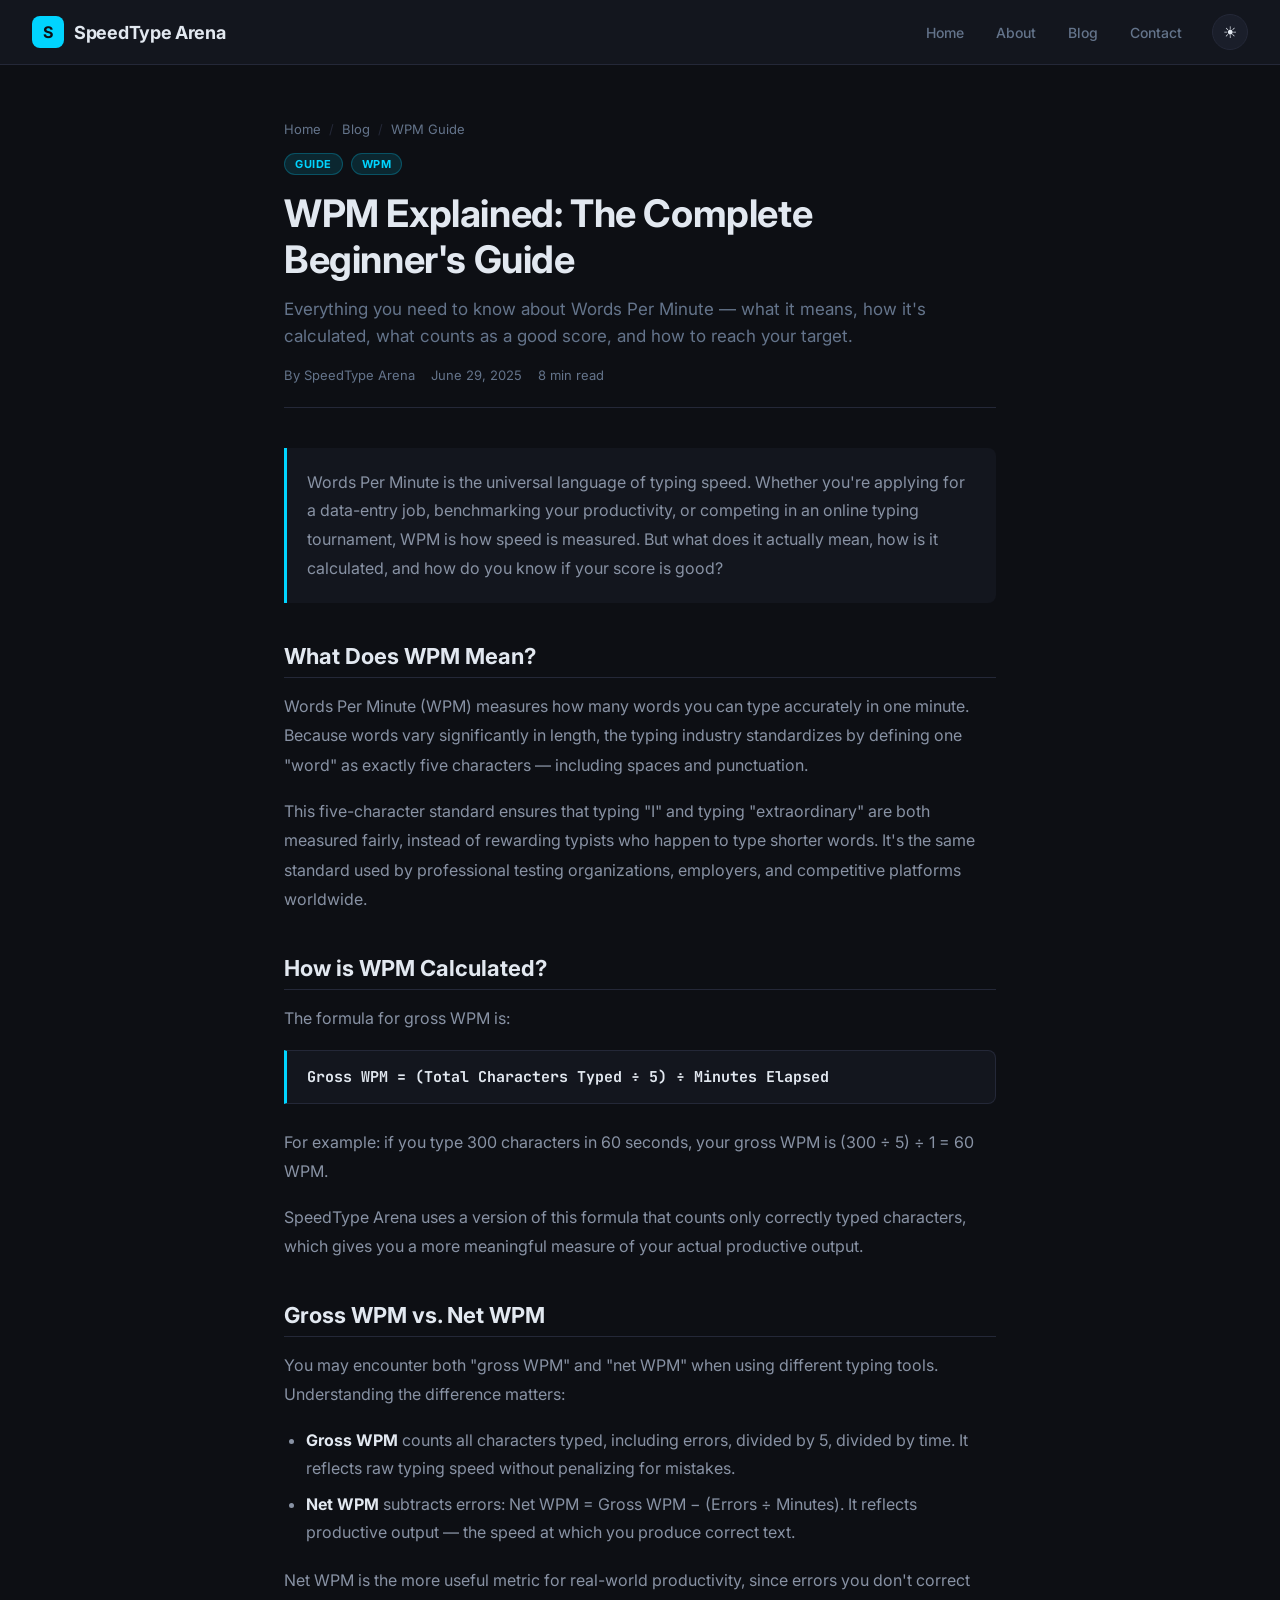
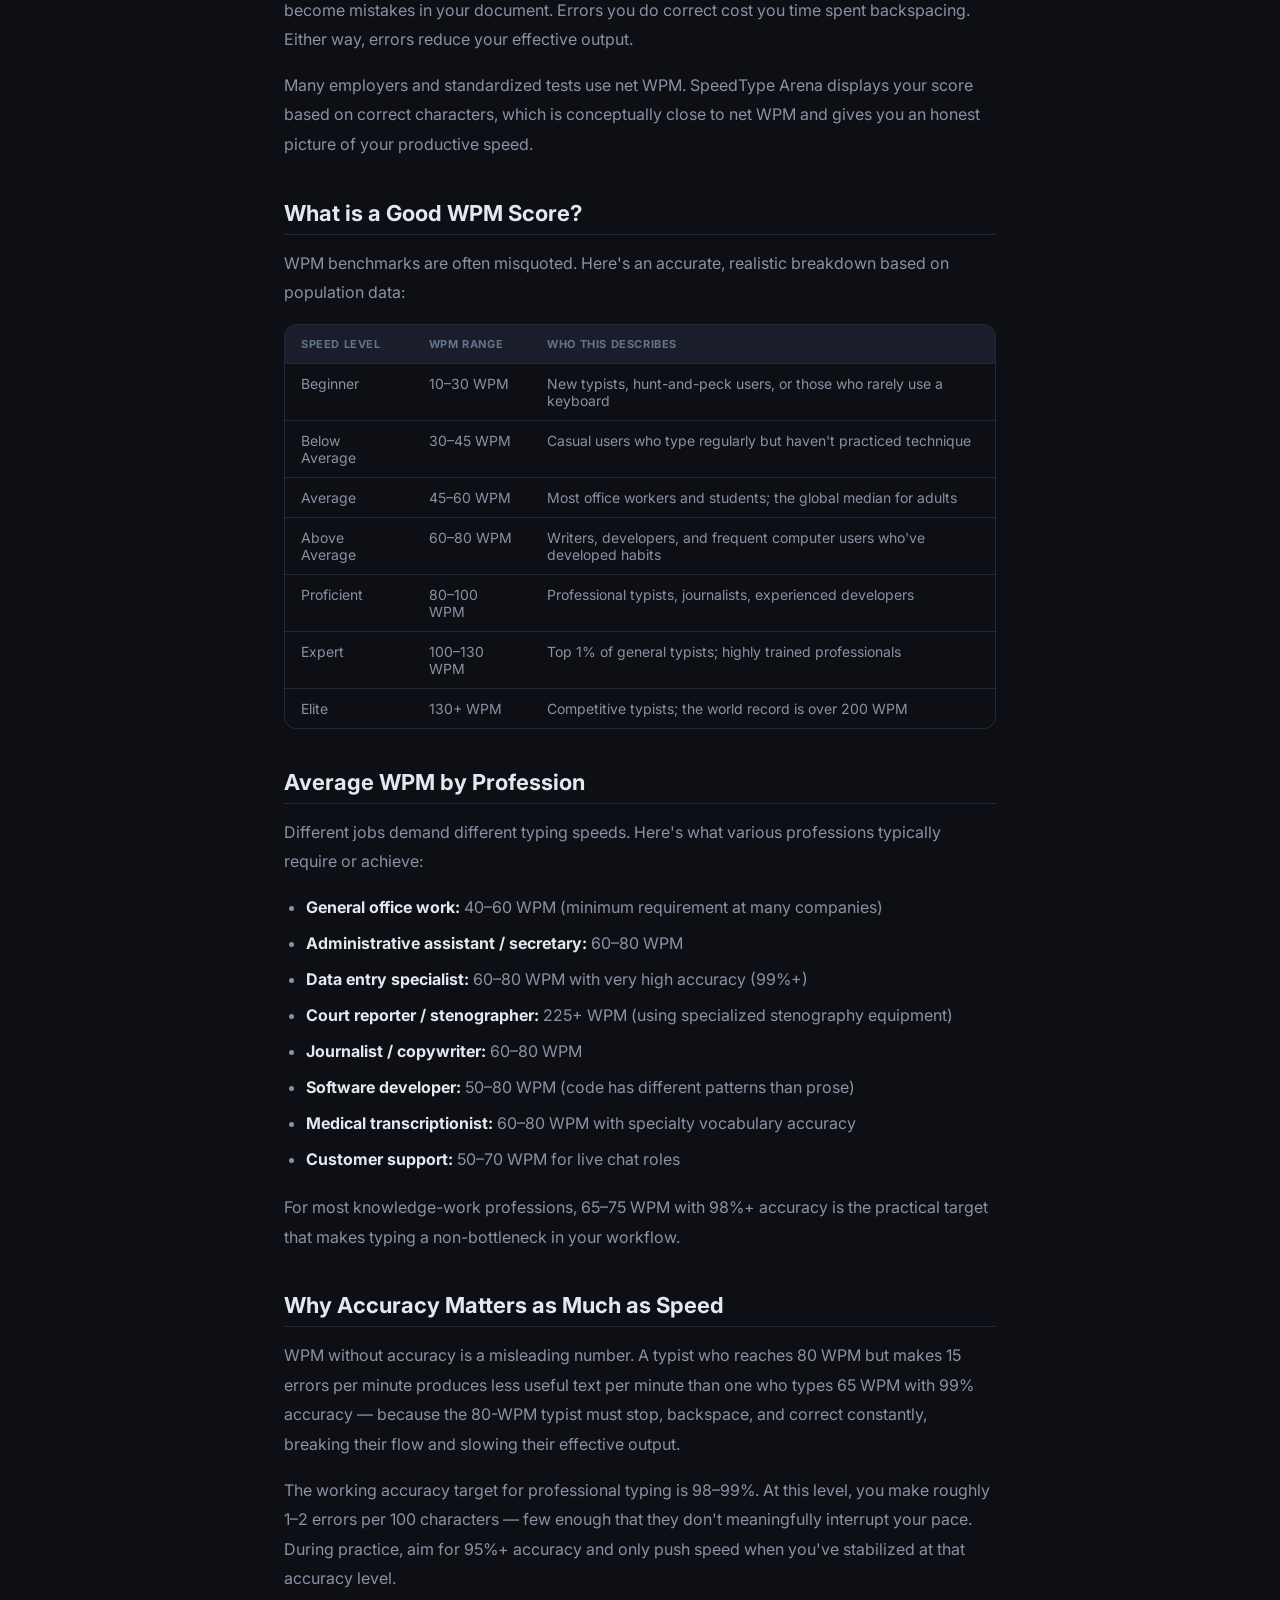
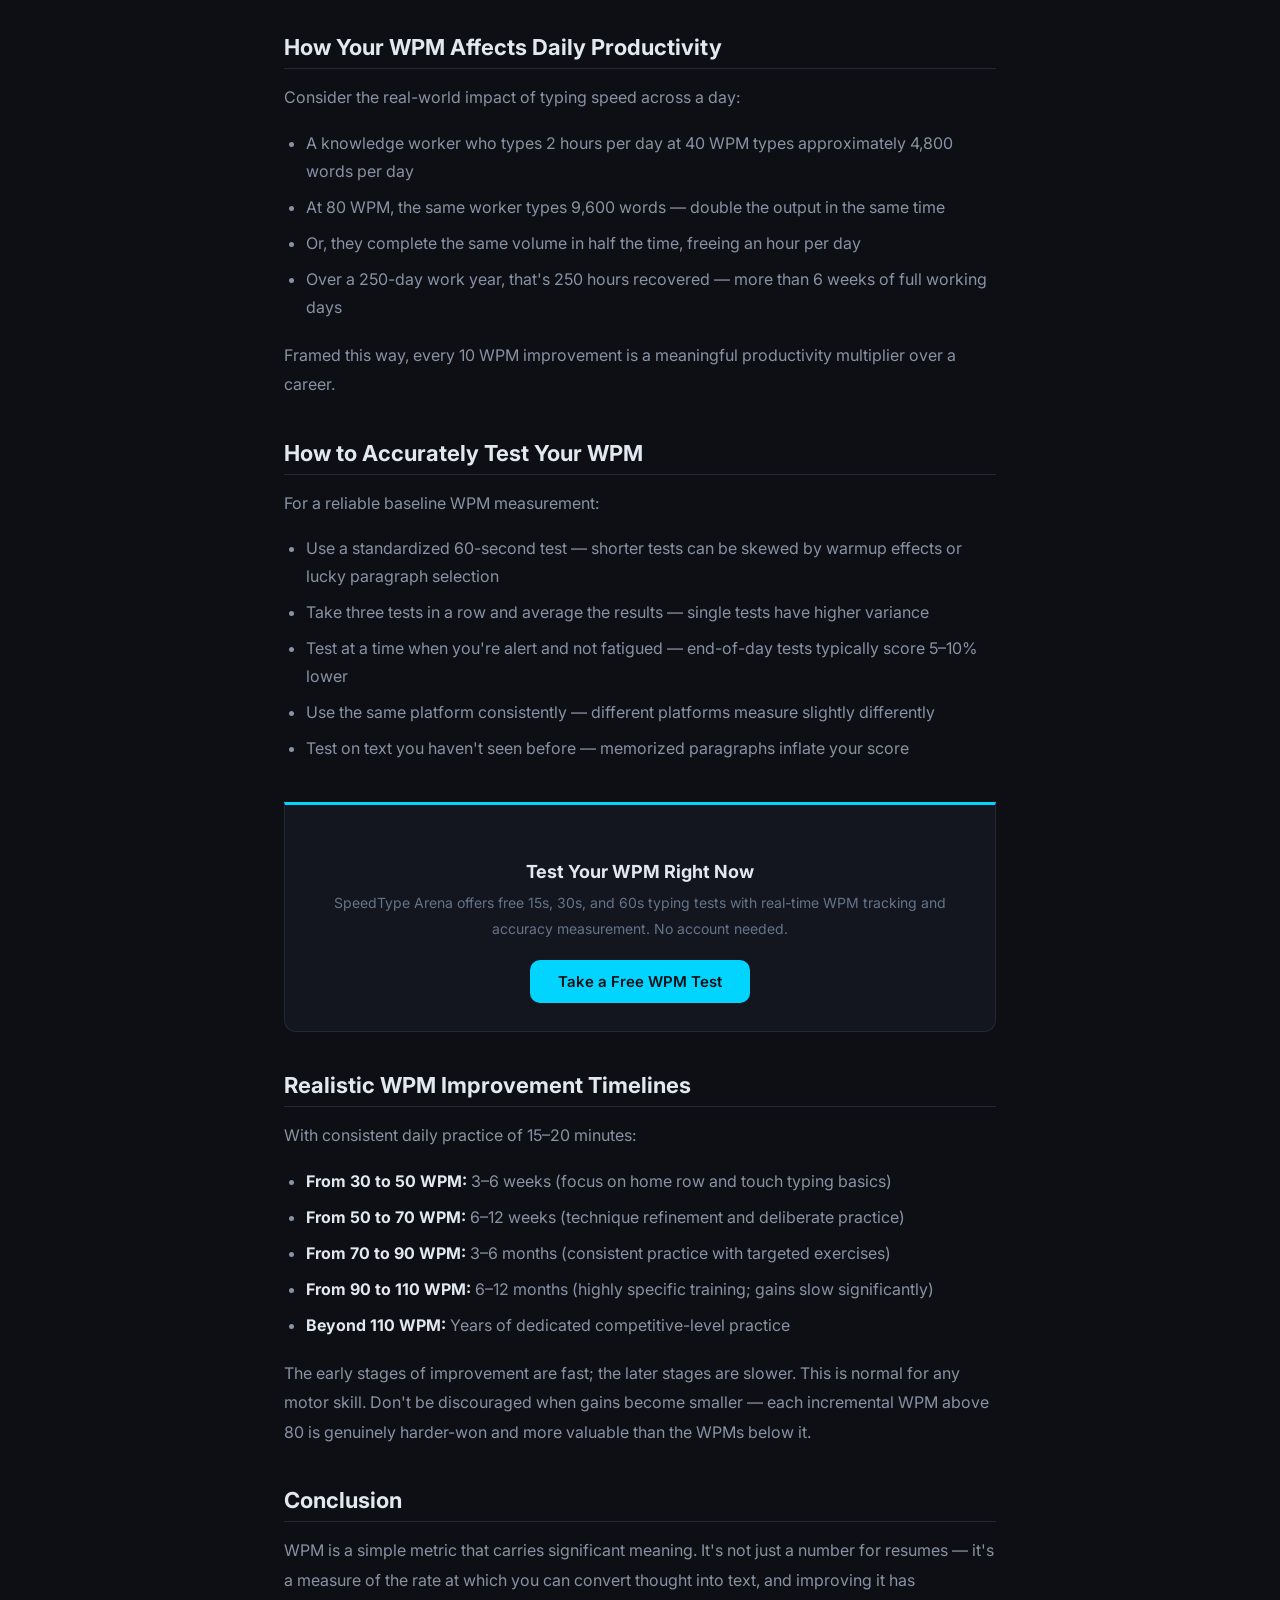
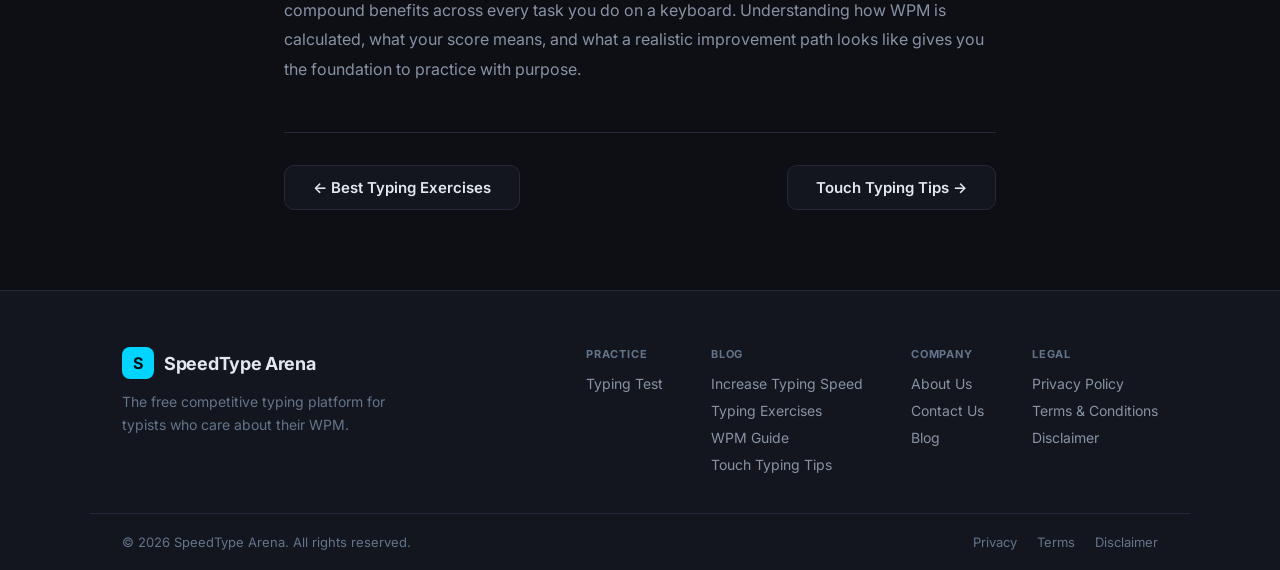
<file: blog-wpm-guide.html>
<!DOCTYPE html>
<html lang="en" data-theme="dark">
<head>
  <meta charset="UTF-8" />
  <meta name="viewport" content="width=device-width, initial-scale=1.0" />
  <meta name="robots" content="index, follow" />
  <meta name="author" content="SpeedType Arena" />
  <meta name="description" content="The complete beginner's guide to WPM — what Words Per Minute means, how it's calculated, what counts as a good score, industry benchmarks by profession, and realistic improvement timelines." />
  <meta name="keywords" content="WPM guide, words per minute, what is WPM, good typing speed, WPM calculator, gross WPM, net WPM, average typing speed, WPM by profession" />
  <link rel="canonical" href="https://speedtypearena.com/blog-wpm-guide.html" />
  <meta property="og:type"        content="article" />
  <meta property="og:url"         content="https://speedtypearena.com/blog-wpm-guide.html" />
  <meta property="og:title"       content="WPM Explained: The Complete Beginner's Guide — SpeedType Arena" />
  <meta property="og:description" content="Everything you need to know about Words Per Minute — calculation, benchmarks, what's a good score, and how to improve." />
  <meta property="og:image"       content="https://speedtypearena.com/og-image.png" />
  <meta property="og:site_name"   content="SpeedType Arena" />
  <meta name="twitter:card"       content="summary_large_image" />
  <link rel="icon" type="image/svg+xml" href="favicon.svg" />
  <link rel="preconnect" href="https://fonts.googleapis.com" />
  <link rel="preconnect" href="https://fonts.gstatic.com" crossorigin />
  <link href="https://fonts.googleapis.com/css2?family=Inter:wght@400;500;600;700&family=JetBrains+Mono:wght@400;500&display=swap" rel="stylesheet" />
  <link rel="stylesheet" href="style.css" />
  <script type="application/ld+json">
  {
    "@context": "https://schema.org",
    "@type": "Article",
    "headline": "WPM Explained: The Complete Beginner's Guide",
    "author": { "@type": "Organization", "name": "SpeedType Arena" },
    "publisher": { "@type": "Organization", "name": "SpeedType Arena", "url": "https://speedtypearena.com" },
    "datePublished": "2025-06-29",
    "dateModified": "2025-06-29",
    "description": "Everything you need to know about Words Per Minute — how it's calculated, what's a good score, and how to improve.",
    "mainEntityOfPage": "https://speedtypearena.com/blog-wpm-guide.html"
  }
  </script>
  <title>WPM Explained: The Complete Beginner's Guide — SpeedType Arena</title>
</head>
<body>

  <header class="header" role="banner">
    <a href="index.html" class="logo" aria-label="SpeedType Arena home">
      <div class="logo-icon" aria-hidden="true">S</div>
      <span class="logo-text">SpeedType Arena</span>
    </a>
    <nav class="nav" id="navMenu" aria-label="Primary navigation">
      <a href="index.html"    class="nav-link">Home</a>
      <a href="about.html"   class="nav-link">About</a>
      <a href="blog.html"    class="nav-link">Blog</a>
      <a href="contact.html" class="nav-link">Contact</a>
    </nav>
    <div class="header-right">
      <button class="theme-toggle" id="themeToggle" title="Toggle light/dark theme" aria-label="Toggle light/dark theme">
        <span id="themeIcon" aria-hidden="true">&#9728;</span>
      </button>
      <button class="hamburger" id="hamburger" aria-label="Open navigation menu" aria-expanded="false" aria-controls="navMenu">&#9776;</button>
    </div>
  </header>

  <main class="page-main article-main" id="main-content">
    <div class="article-header">
      <nav class="breadcrumb" aria-label="Breadcrumb">
        <a href="index.html">Home</a> <span aria-hidden="true">/</span>
        <a href="blog.html">Blog</a> <span aria-hidden="true">/</span>
        <span aria-current="page">WPM Guide</span>
      </nav>
      <div class="article-tags">
        <span class="blog-tag">Guide</span>
        <span class="blog-tag">WPM</span>
      </div>
      <h1 class="article-title">WPM Explained: The Complete Beginner's Guide</h1>
      <p class="article-subtitle">Everything you need to know about Words Per Minute — what it means, how it's calculated, what counts as a good score, and how to reach your target.</p>
      <div class="article-meta">
        <span>By SpeedType Arena</span>
        <span>June 29, 2025</span>
        <span>8 min read</span>
      </div>
    </div>

    <div class="article-body">

      <p class="lead-text">Words Per Minute is the universal language of typing speed. Whether you're applying for a data-entry job, benchmarking your productivity, or competing in an online typing tournament, WPM is how speed is measured. But what does it actually mean, how is it calculated, and how do you know if your score is good?</p>

      <h2>What Does WPM Mean?</h2>
      <p>Words Per Minute (WPM) measures how many words you can type accurately in one minute. Because words vary significantly in length, the typing industry standardizes by defining one "word" as exactly five characters — including spaces and punctuation.</p>
      <p>This five-character standard ensures that typing "I" and typing "extraordinary" are both measured fairly, instead of rewarding typists who happen to type shorter words. It's the same standard used by professional testing organizations, employers, and competitive platforms worldwide.</p>

      <h2>How is WPM Calculated?</h2>
      <p>The formula for gross WPM is:</p>
      <div class="formula-block">
        <strong>Gross WPM = (Total Characters Typed ÷ 5) ÷ Minutes Elapsed</strong>
      </div>
      <p>For example: if you type 300 characters in 60 seconds, your gross WPM is (300 ÷ 5) ÷ 1 = 60 WPM.</p>
      <p>SpeedType Arena uses a version of this formula that counts only correctly typed characters, which gives you a more meaningful measure of your actual productive output.</p>

      <h2>Gross WPM vs. Net WPM</h2>
      <p>You may encounter both "gross WPM" and "net WPM" when using different typing tools. Understanding the difference matters:</p>
      <ul>
        <li><strong>Gross WPM</strong> counts all characters typed, including errors, divided by 5, divided by time. It reflects raw typing speed without penalizing for mistakes.</li>
        <li><strong>Net WPM</strong> subtracts errors: Net WPM = Gross WPM − (Errors ÷ Minutes). It reflects productive output — the speed at which you produce correct text.</li>
      </ul>
      <p>Net WPM is the more useful metric for real-world productivity, since errors you don't correct become mistakes in your document. Errors you do correct cost you time spent backspacing. Either way, errors reduce your effective output.</p>
      <p>Many employers and standardized tests use net WPM. SpeedType Arena displays your score based on correct characters, which is conceptually close to net WPM and gives you an honest picture of your productive speed.</p>

      <h2>What is a Good WPM Score?</h2>
      <p>WPM benchmarks are often misquoted. Here's an accurate, realistic breakdown based on population data:</p>

      <div class="wpm-table-wrap">
        <table class="wpm-table" aria-label="WPM benchmark table">
          <thead>
            <tr>
              <th>Speed Level</th>
              <th>WPM Range</th>
              <th>Who This Describes</th>
            </tr>
          </thead>
          <tbody>
            <tr>
              <td>Beginner</td>
              <td>10–30 WPM</td>
              <td>New typists, hunt-and-peck users, or those who rarely use a keyboard</td>
            </tr>
            <tr>
              <td>Below Average</td>
              <td>30–45 WPM</td>
              <td>Casual users who type regularly but haven't practiced technique</td>
            </tr>
            <tr>
              <td>Average</td>
              <td>45–60 WPM</td>
              <td>Most office workers and students; the global median for adults</td>
            </tr>
            <tr>
              <td>Above Average</td>
              <td>60–80 WPM</td>
              <td>Writers, developers, and frequent computer users who've developed habits</td>
            </tr>
            <tr>
              <td>Proficient</td>
              <td>80–100 WPM</td>
              <td>Professional typists, journalists, experienced developers</td>
            </tr>
            <tr>
              <td>Expert</td>
              <td>100–130 WPM</td>
              <td>Top 1% of general typists; highly trained professionals</td>
            </tr>
            <tr>
              <td>Elite</td>
              <td>130+ WPM</td>
              <td>Competitive typists; the world record is over 200 WPM</td>
            </tr>
          </tbody>
        </table>
      </div>

      <h2>Average WPM by Profession</h2>
      <p>Different jobs demand different typing speeds. Here's what various professions typically require or achieve:</p>
      <ul>
        <li><strong>General office work:</strong> 40–60 WPM (minimum requirement at many companies)</li>
        <li><strong>Administrative assistant / secretary:</strong> 60–80 WPM</li>
        <li><strong>Data entry specialist:</strong> 60–80 WPM with very high accuracy (99%+)</li>
        <li><strong>Court reporter / stenographer:</strong> 225+ WPM (using specialized stenography equipment)</li>
        <li><strong>Journalist / copywriter:</strong> 60–80 WPM</li>
        <li><strong>Software developer:</strong> 50–80 WPM (code has different patterns than prose)</li>
        <li><strong>Medical transcriptionist:</strong> 60–80 WPM with specialty vocabulary accuracy</li>
        <li><strong>Customer support:</strong> 50–70 WPM for live chat roles</li>
      </ul>
      <p>For most knowledge-work professions, 65–75 WPM with 98%+ accuracy is the practical target that makes typing a non-bottleneck in your workflow.</p>

      <h2>Why Accuracy Matters as Much as Speed</h2>
      <p>WPM without accuracy is a misleading number. A typist who reaches 80 WPM but makes 15 errors per minute produces less useful text per minute than one who types 65 WPM with 99% accuracy — because the 80-WPM typist must stop, backspace, and correct constantly, breaking their flow and slowing their effective output.</p>
      <p>The working accuracy target for professional typing is 98–99%. At this level, you make roughly 1–2 errors per 100 characters — few enough that they don't meaningfully interrupt your pace. During practice, aim for 95%+ accuracy and only push speed when you've stabilized at that accuracy level.</p>

      <h2>How Your WPM Affects Daily Productivity</h2>
      <p>Consider the real-world impact of typing speed across a day:</p>
      <ul>
        <li>A knowledge worker who types 2 hours per day at 40 WPM types approximately 4,800 words per day</li>
        <li>At 80 WPM, the same worker types 9,600 words — double the output in the same time</li>
        <li>Or, they complete the same volume in half the time, freeing an hour per day</li>
        <li>Over a 250-day work year, that's 250 hours recovered — more than 6 weeks of full working days</li>
      </ul>
      <p>Framed this way, every 10 WPM improvement is a meaningful productivity multiplier over a career.</p>

      <h2>How to Accurately Test Your WPM</h2>
      <p>For a reliable baseline WPM measurement:</p>
      <ul>
        <li>Use a standardized 60-second test — shorter tests can be skewed by warmup effects or lucky paragraph selection</li>
        <li>Take three tests in a row and average the results — single tests have higher variance</li>
        <li>Test at a time when you're alert and not fatigued — end-of-day tests typically score 5–10% lower</li>
        <li>Use the same platform consistently — different platforms measure slightly differently</li>
        <li>Test on text you haven't seen before — memorized paragraphs inflate your score</li>
      </ul>

      <div class="article-cta">
        <h3>Test Your WPM Right Now</h3>
        <p>SpeedType Arena offers free 15s, 30s, and 60s typing tests with real-time WPM tracking and accuracy measurement. No account needed.</p>
        <a href="index.html" class="btn btn-primary">Take a Free WPM Test</a>
      </div>

      <h2>Realistic WPM Improvement Timelines</h2>
      <p>With consistent daily practice of 15–20 minutes:</p>
      <ul>
        <li><strong>From 30 to 50 WPM:</strong> 3–6 weeks (focus on home row and touch typing basics)</li>
        <li><strong>From 50 to 70 WPM:</strong> 6–12 weeks (technique refinement and deliberate practice)</li>
        <li><strong>From 70 to 90 WPM:</strong> 3–6 months (consistent practice with targeted exercises)</li>
        <li><strong>From 90 to 110 WPM:</strong> 6–12 months (highly specific training; gains slow significantly)</li>
        <li><strong>Beyond 110 WPM:</strong> Years of dedicated competitive-level practice</li>
      </ul>
      <p>The early stages of improvement are fast; the later stages are slower. This is normal for any motor skill. Don't be discouraged when gains become smaller — each incremental WPM above 80 is genuinely harder-won and more valuable than the WPMs below it.</p>

      <h2>Conclusion</h2>
      <p>WPM is a simple metric that carries significant meaning. It's not just a number for resumes — it's a measure of the rate at which you can convert thought into text, and improving it has compound benefits across every task you do on a keyboard. Understanding how WPM is calculated, what your score means, and what a realistic improvement path looks like gives you the foundation to practice with purpose.</p>

    </div>

    <div class="article-footer-nav">
      <a href="blog-typing-exercises.html" class="btn btn-secondary">&larr; Best Typing Exercises</a>
      <a href="blog-touch-typing.html" class="btn btn-secondary">Touch Typing Tips &rarr;</a>
    </div>

  </main>

  <footer class="footer" role="contentinfo">
    <div class="footer-inner">
      <div class="footer-brand">
        <a href="index.html" class="logo footer-logo" aria-label="SpeedType Arena home">
          <div class="logo-icon" aria-hidden="true">S</div>
          <span class="logo-text">SpeedType Arena</span>
        </a>
        <p class="footer-tagline">The free competitive typing platform for typists who care about their WPM.</p>
      </div>
      <nav class="footer-nav" aria-label="Footer navigation">
        <div class="footer-col">
          <h3 class="footer-col-title">Practice</h3>
          <a href="index.html">Typing Test</a>
        </div>
        <div class="footer-col">
          <h3 class="footer-col-title">Blog</h3>
          <a href="blog-typing-speed.html">Increase Typing Speed</a>
          <a href="blog-typing-exercises.html">Typing Exercises</a>
          <a href="blog-wpm-guide.html">WPM Guide</a>
          <a href="blog-touch-typing.html">Touch Typing Tips</a>
        </div>
        <div class="footer-col">
          <h3 class="footer-col-title">Company</h3>
          <a href="about.html">About Us</a>
          <a href="contact.html">Contact Us</a>
          <a href="blog.html">Blog</a>
        </div>
        <div class="footer-col">
          <h3 class="footer-col-title">Legal</h3>
          <a href="privacy.html">Privacy Policy</a>
          <a href="terms.html">Terms &amp; Conditions</a>
          <a href="disclaimer.html">Disclaimer</a>
        </div>
      </nav>
    </div>
    <div class="footer-bottom">
      <p>&copy; <span id="footerYear"></span> SpeedType Arena. All rights reserved.</p>
      <div class="footer-legal-links">
        <a href="privacy.html">Privacy</a>
        <a href="terms.html">Terms</a>
        <a href="disclaimer.html">Disclaimer</a>
      </div>
    </div>
  </footer>

  <script src="common.js"></script>
  <script>document.getElementById('footerYear').textContent = new Date().getFullYear();</script>
</body>
</html>
</file>
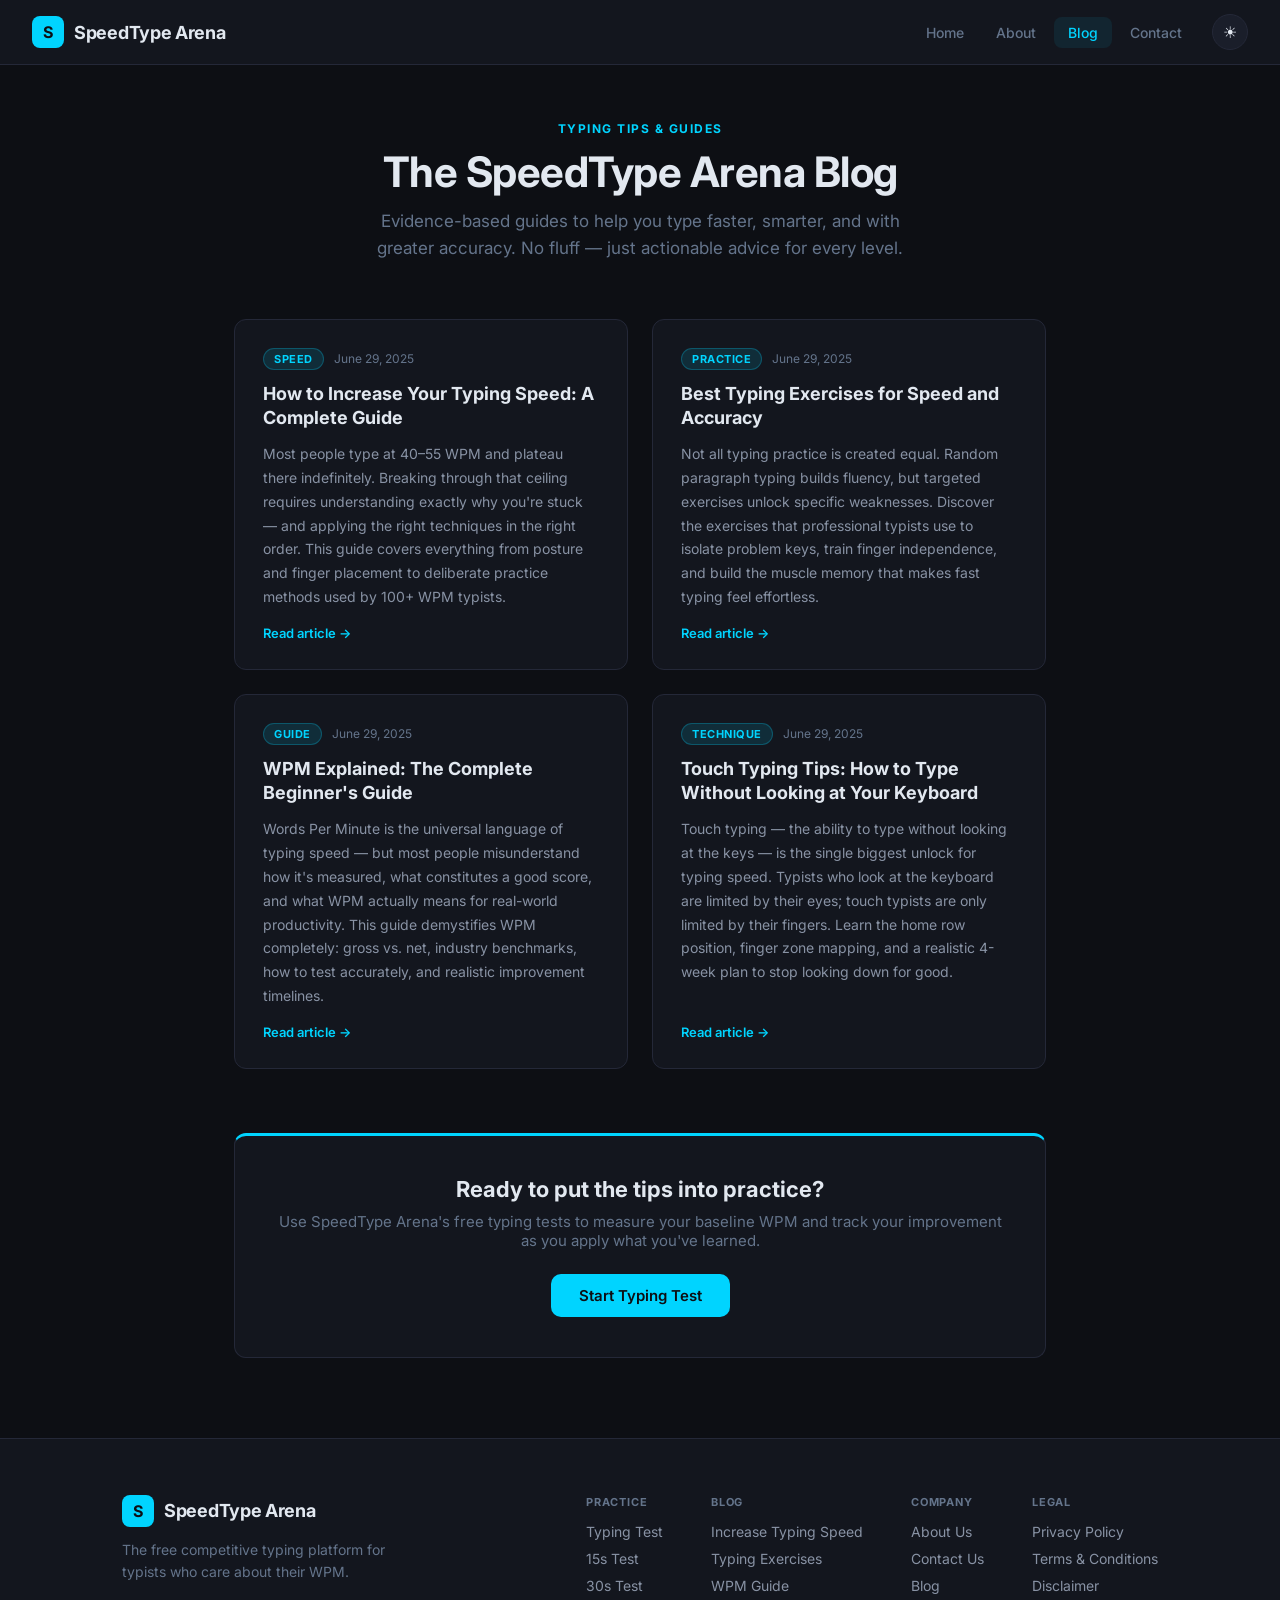
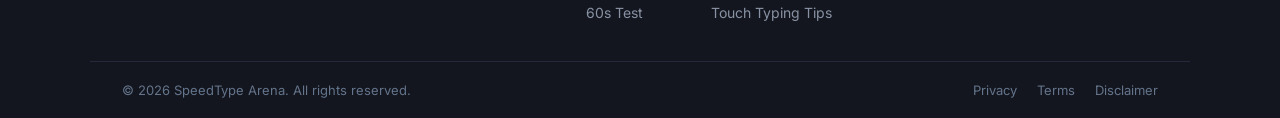
<file: blog.html>
<!DOCTYPE html>
<html lang="en" data-theme="dark">
<head>
  <meta charset="UTF-8" />
  <meta name="viewport" content="width=device-width, initial-scale=1.0" />
  <meta name="robots" content="index, follow" />
  <meta name="author" content="SpeedType Arena" />
  <meta name="description" content="SpeedType Arena Blog — expert typing tips, WPM guides, touch typing tutorials, and typing exercises to help you type faster and more accurately." />
  <meta name="keywords" content="typing tips, how to type faster, WPM guide, touch typing, typing exercises, increase typing speed, keyboard practice" />
  <link rel="canonical" href="https://speedtypearena.com/blog.html" />
  <meta property="og:type"        content="website" />
  <meta property="og:url"         content="https://speedtypearena.com/blog.html" />
  <meta property="og:title"       content="Typing Tips Blog — SpeedType Arena" />
  <meta property="og:description" content="Expert guides on how to increase your WPM, touch typing, best typing exercises, and more." />
  <meta property="og:image"       content="https://speedtypearena.com/og-image.png" />
  <meta property="og:site_name"   content="SpeedType Arena" />
  <meta name="twitter:card"       content="summary_large_image" />
  <meta name="twitter:title"      content="Typing Tips Blog — SpeedType Arena" />
  <meta name="twitter:description" content="Expert guides on typing speed, WPM, touch typing, and practice exercises." />
  <link rel="icon" type="image/svg+xml" href="favicon.svg" />
  <link rel="preconnect" href="https://fonts.googleapis.com" />
  <link rel="preconnect" href="https://fonts.gstatic.com" crossorigin />
  <link href="https://fonts.googleapis.com/css2?family=Inter:wght@400;500;600;700&family=JetBrains+Mono:wght@400;500&display=swap" rel="stylesheet" />
  <link rel="stylesheet" href="style.css" />
  <title>Typing Tips Blog — SpeedType Arena</title>
</head>
<body>

  <header class="header" role="banner">
    <a href="index.html" class="logo" aria-label="SpeedType Arena home">
      <div class="logo-icon" aria-hidden="true">S</div>
      <span class="logo-text">SpeedType Arena</span>
    </a>
    <nav class="nav" id="navMenu" aria-label="Primary navigation">
      <a href="index.html"    class="nav-link">Home</a>
      <a href="about.html"   class="nav-link">About</a>
      <a href="blog.html"    class="nav-link">Blog</a>
      <a href="contact.html" class="nav-link">Contact</a>
    </nav>
    <div class="header-right">
      <button class="theme-toggle" id="themeToggle" title="Toggle light/dark theme" aria-label="Toggle light/dark theme">
        <span id="themeIcon" aria-hidden="true">&#9728;</span>
      </button>
      <button class="hamburger" id="hamburger" aria-label="Open navigation menu" aria-expanded="false" aria-controls="navMenu">&#9776;</button>
    </div>
  </header>

  <main class="page-main" id="main-content">
    <div class="page-hero">
      <div class="blog-eyebrow">Typing Tips &amp; Guides</div>
      <h1 class="page-title">The SpeedType Arena Blog</h1>
      <p class="page-subtitle">Evidence-based guides to help you type faster, smarter, and with greater accuracy. No fluff — just actionable advice for every level.</p>
    </div>

    <div class="blog-grid" role="list">

      <article class="blog-card" role="listitem">
        <div class="blog-card-meta">
          <span class="blog-tag">Speed</span>
          <span class="blog-date">June 29, 2025</span>
        </div>
        <h2 class="blog-card-title"><a href="blog-typing-speed.html">How to Increase Your Typing Speed: A Complete Guide</a></h2>
        <p class="blog-card-excerpt">Most people type at 40–55 WPM and plateau there indefinitely. Breaking through that ceiling requires understanding exactly why you're stuck — and applying the right techniques in the right order. This guide covers everything from posture and finger placement to deliberate practice methods used by 100+ WPM typists.</p>
        <a href="blog-typing-speed.html" class="blog-card-link" aria-label="Read: How to Increase Your Typing Speed">Read article &rarr;</a>
      </article>

      <article class="blog-card" role="listitem">
        <div class="blog-card-meta">
          <span class="blog-tag">Practice</span>
          <span class="blog-date">June 29, 2025</span>
        </div>
        <h2 class="blog-card-title"><a href="blog-typing-exercises.html">Best Typing Exercises for Speed and Accuracy</a></h2>
        <p class="blog-card-excerpt">Not all typing practice is created equal. Random paragraph typing builds fluency, but targeted exercises unlock specific weaknesses. Discover the exercises that professional typists use to isolate problem keys, train finger independence, and build the muscle memory that makes fast typing feel effortless.</p>
        <a href="blog-typing-exercises.html" class="blog-card-link" aria-label="Read: Best Typing Exercises">Read article &rarr;</a>
      </article>

      <article class="blog-card" role="listitem">
        <div class="blog-card-meta">
          <span class="blog-tag">Guide</span>
          <span class="blog-date">June 29, 2025</span>
        </div>
        <h2 class="blog-card-title"><a href="blog-wpm-guide.html">WPM Explained: The Complete Beginner's Guide</a></h2>
        <p class="blog-card-excerpt">Words Per Minute is the universal language of typing speed — but most people misunderstand how it's measured, what constitutes a good score, and what WPM actually means for real-world productivity. This guide demystifies WPM completely: gross vs. net, industry benchmarks, how to test accurately, and realistic improvement timelines.</p>
        <a href="blog-wpm-guide.html" class="blog-card-link" aria-label="Read: WPM Explained">Read article &rarr;</a>
      </article>

      <article class="blog-card" role="listitem">
        <div class="blog-card-meta">
          <span class="blog-tag">Technique</span>
          <span class="blog-date">June 29, 2025</span>
        </div>
        <h2 class="blog-card-title"><a href="blog-touch-typing.html">Touch Typing Tips: How to Type Without Looking at Your Keyboard</a></h2>
        <p class="blog-card-excerpt">Touch typing — the ability to type without looking at the keys — is the single biggest unlock for typing speed. Typists who look at the keyboard are limited by their eyes; touch typists are only limited by their fingers. Learn the home row position, finger zone mapping, and a realistic 4-week plan to stop looking down for good.</p>
        <a href="blog-touch-typing.html" class="blog-card-link" aria-label="Read: Touch Typing Tips">Read article &rarr;</a>
      </article>

    </div>

    <!-- CTA -->
    <div class="blog-cta">
      <h2>Ready to put the tips into practice?</h2>
      <p>Use SpeedType Arena's free typing tests to measure your baseline WPM and track your improvement as you apply what you've learned.</p>
      <a href="index.html" class="btn btn-primary">Start Typing Test</a>
    </div>

  </main>

  <footer class="footer" role="contentinfo">
    <div class="footer-inner">
      <div class="footer-brand">
        <a href="index.html" class="logo footer-logo" aria-label="SpeedType Arena home">
          <div class="logo-icon" aria-hidden="true">S</div>
          <span class="logo-text">SpeedType Arena</span>
        </a>
        <p class="footer-tagline">The free competitive typing platform for typists who care about their WPM.</p>
      </div>
      <nav class="footer-nav" aria-label="Footer navigation">
        <div class="footer-col">
          <h3 class="footer-col-title">Practice</h3>
          <a href="index.html">Typing Test</a>
          <a href="index.html">15s Test</a>
          <a href="index.html">30s Test</a>
          <a href="index.html">60s Test</a>
        </div>
        <div class="footer-col">
          <h3 class="footer-col-title">Blog</h3>
          <a href="blog-typing-speed.html">Increase Typing Speed</a>
          <a href="blog-typing-exercises.html">Typing Exercises</a>
          <a href="blog-wpm-guide.html">WPM Guide</a>
          <a href="blog-touch-typing.html">Touch Typing Tips</a>
        </div>
        <div class="footer-col">
          <h3 class="footer-col-title">Company</h3>
          <a href="about.html">About Us</a>
          <a href="contact.html">Contact Us</a>
          <a href="blog.html">Blog</a>
        </div>
        <div class="footer-col">
          <h3 class="footer-col-title">Legal</h3>
          <a href="privacy.html">Privacy Policy</a>
          <a href="terms.html">Terms &amp; Conditions</a>
          <a href="disclaimer.html">Disclaimer</a>
        </div>
      </nav>
    </div>
    <div class="footer-bottom">
      <p>&copy; <span id="footerYear"></span> SpeedType Arena. All rights reserved.</p>
      <div class="footer-legal-links">
        <a href="privacy.html">Privacy</a>
        <a href="terms.html">Terms</a>
        <a href="disclaimer.html">Disclaimer</a>
      </div>
    </div>
  </footer>

  <script src="common.js"></script>
  <script>document.getElementById('footerYear').textContent = new Date().getFullYear();</script>
</body>
</html>
</file>
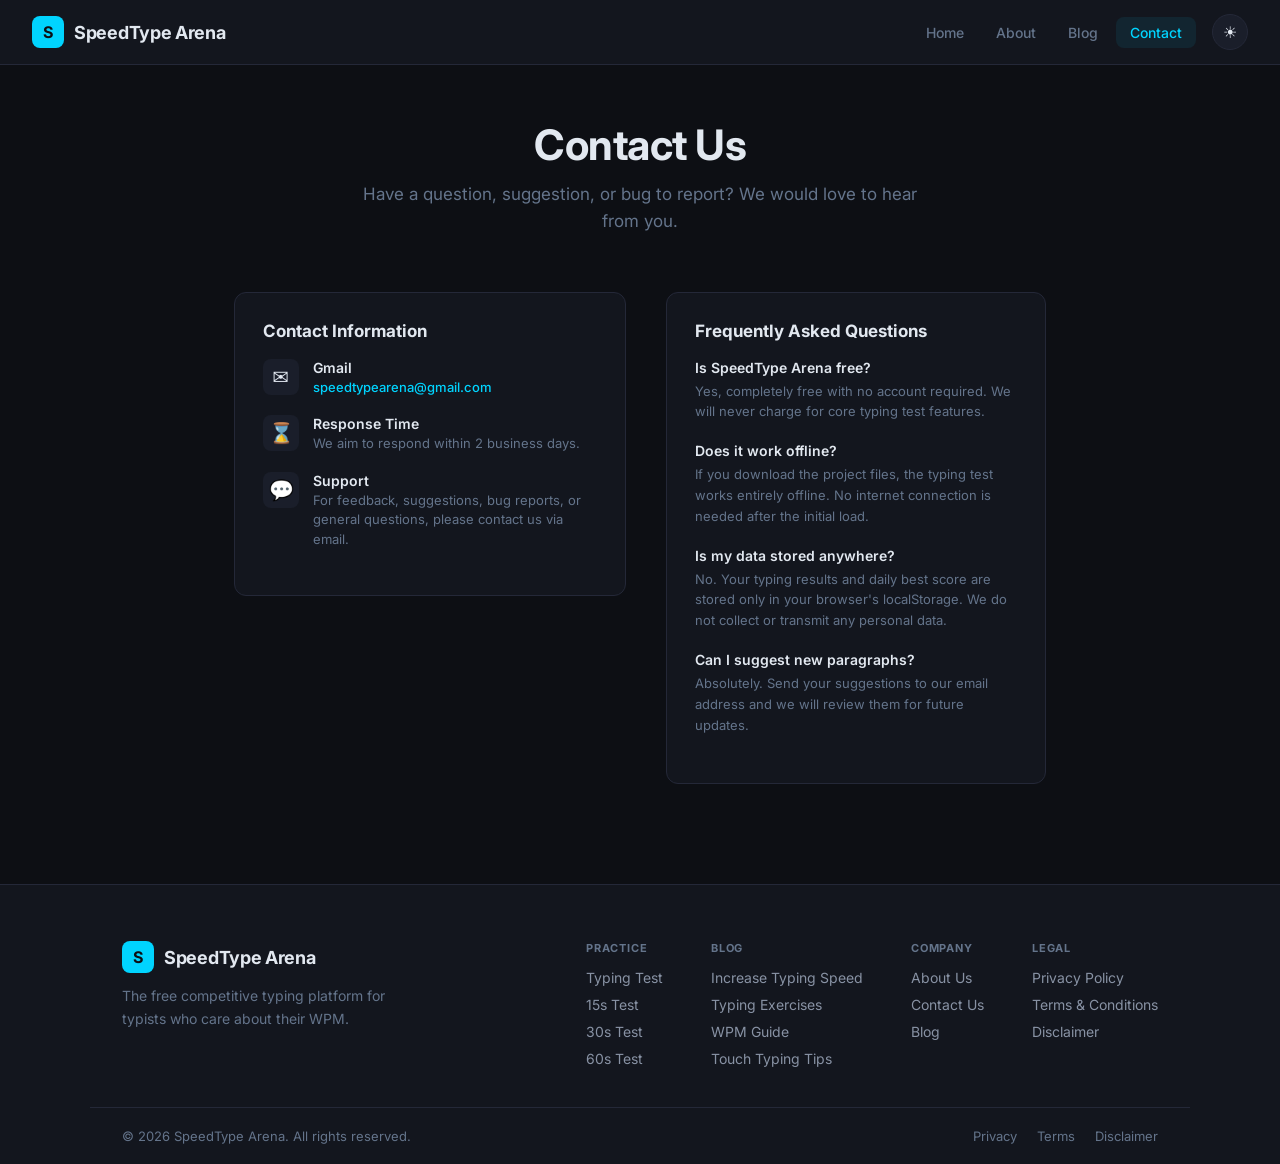
<file: contact.html>
<!DOCTYPE html>
<html lang="en" data-theme="dark">
<head>
  <meta charset="UTF-8" />
  <meta name="viewport" content="width=device-width, initial-scale=1.0" />
  <meta name="robots" content="index, follow" />
  <meta name="author" content="SpeedType Arena" />
  <meta name="description" content="Contact the SpeedType Arena team. Send us feedback, bug reports, feature requests, or general questions. We read every message." />
  <meta name="keywords" content="contact SpeedType Arena, typing test feedback, WPM test support" />
  <link rel="canonical" href="https://speedtypearena.com/contact.html" />

  <!-- Open Graph -->
  <meta property="og:type"        content="website" />
  <meta property="og:url"         content="https://speedtypearena.com/contact.html" />
  <meta property="og:title"       content="Contact Us — SpeedType Arena" />
  <meta property="og:description" content="Get in touch with the SpeedType Arena team. We welcome feedback, bug reports, and feature suggestions." />
  <meta property="og:image"       content="https://speedtypearena.com/og-image.png" />
  <meta property="og:site_name"   content="SpeedType Arena" />

  <!-- Twitter Card -->
  <meta name="twitter:card"        content="summary_large_image" />
  <meta name="twitter:title"       content="Contact Us — SpeedType Arena" />
  <meta name="twitter:description" content="Reach out to the SpeedType Arena team with feedback, bug reports, or feature requests." />
  <meta name="twitter:image"       content="https://speedtypearena.com/og-image.png" />

  <link rel="icon" type="image/svg+xml" href="favicon.svg" />
  <link rel="preconnect" href="https://fonts.googleapis.com" />
  <link rel="preconnect" href="https://fonts.gstatic.com" crossorigin />
  <link href="https://fonts.googleapis.com/css2?family=Inter:wght@400;500;600;700&family=JetBrains+Mono:wght@400;500&display=swap" rel="stylesheet" />
  <link rel="stylesheet" href="style.css" />

  <title>Contact Us — SpeedType Arena</title>
</head>
<body>

  <header class="header" role="banner">
    <a href="index.html" class="logo" aria-label="SpeedType Arena home">
      <div class="logo-icon" aria-hidden="true">S</div>
      <span class="logo-text">SpeedType Arena</span>
    </a>
    <nav class="nav" id="navMenu" aria-label="Primary navigation">
      <a href="index.html"    class="nav-link">Home</a>
      <a href="about.html"   class="nav-link">About</a>
      <a href="blog.html"    class="nav-link">Blog</a>
      <a href="contact.html" class="nav-link">Contact</a>
    </nav>
    <div class="header-right">
      <button class="theme-toggle" id="themeToggle" title="Toggle light/dark theme" aria-label="Toggle light/dark theme">
        <span id="themeIcon" aria-hidden="true">&#9728;</span>
      </button>
      <button class="hamburger" id="hamburger" aria-label="Open navigation menu" aria-expanded="false" aria-controls="navMenu">&#9776;</button>
    </div>
  </header>

  <main class="page-main" id="main-content">
    <div class="page-hero">
      <h1 class="page-title">Contact Us</h1>
      <p class="page-subtitle">Have a question, suggestion, or bug to report? We would love to hear from you.</p>
    </div>

    <div class="page-content contact-layout">

      <!-- Contact form -->
      <section class="contact-form-wrap">
  <div class="info-card">
    <h2>Contact Information</h2>

    <div class="info-item">
      <div class="info-icon">&#9993;</div>
      <div>
        <strong>Gmail</strong>
        <p>
          <a href="mailto:speedtypearena@gmail.com" class="inline-link">
            speedtypearena@gmail.com
          </a>
        </p>
      </div>
    </div>

    <div class="info-item">
      <div class="info-icon">&#8987;</div>
      <div>
        <strong>Response Time</strong>
        <p>We aim to respond within 2 business days.</p>
      </div>
    </div>

    <div class="info-item">
      <div class="info-icon">&#128172;</div>
      <div>
        <strong>Support</strong>
        <p>
          For feedback, suggestions, bug reports, or general questions,
          please contact us via email.
        </p>
      </div>
    </div>
  </div>
</section>
    

       <div class="info-card">
          <h2>Frequently Asked Questions</h2>
          <div class="faq-item">
            <h3>Is SpeedType Arena free?</h3>
            <p>Yes, completely free with no account required. We will never charge for core typing test features.</p>
          </div>
          <div class="faq-item">
            <h3>Does it work offline?</h3>
            <p>If you download the project files, the typing test works entirely offline. No internet connection is needed after the initial load.</p>
          </div>
          <div class="faq-item">
            <h3>Is my data stored anywhere?</h3>
            <p>No. Your typing results and daily best score are stored only in your browser's localStorage. We do not collect or transmit any personal data.</p>
          </div>
          <div class="faq-item">
            <h3>Can I suggest new paragraphs?</h3>
            <p>Absolutely. Send your suggestions to our email address and we will review them for future updates.</p>
          </div>
        </div>
      </aside>

    </div>
  </main>

  <footer class="footer" role="contentinfo">
    <div class="footer-inner">
      <div class="footer-brand">
        <a href="index.html" class="logo footer-logo" aria-label="SpeedType Arena home">
          <div class="logo-icon" aria-hidden="true">S</div>
          <span class="logo-text">SpeedType Arena</span>
        </a>
        <p class="footer-tagline">The free competitive typing platform for typists who care about their WPM.</p>
      </div>
      <nav class="footer-nav" aria-label="Footer navigation">
        <div class="footer-col">
          <h3 class="footer-col-title">Practice</h3>
          <a href="index.html">Typing Test</a>
          <a href="index.html">15s Test</a>
          <a href="index.html">30s Test</a>
          <a href="index.html">60s Test</a>
        </div>
        <div class="footer-col">
          <h3 class="footer-col-title">Blog</h3>
          <a href="blog-typing-speed.html">Increase Typing Speed</a>
          <a href="blog-typing-exercises.html">Typing Exercises</a>
          <a href="blog-wpm-guide.html">WPM Guide</a>
          <a href="blog-touch-typing.html">Touch Typing Tips</a>
        </div>
        <div class="footer-col">
          <h3 class="footer-col-title">Company</h3>
          <a href="about.html">About Us</a>
          <a href="contact.html">Contact Us</a>
          <a href="blog.html">Blog</a>
        </div>
        <div class="footer-col">
          <h3 class="footer-col-title">Legal</h3>
          <a href="privacy.html">Privacy Policy</a>
          <a href="terms.html">Terms &amp; Conditions</a>
          <a href="disclaimer.html">Disclaimer</a>
        </div>
      </nav>
    </div>
    <div class="footer-bottom">
      <p>&copy; <span id="footerYear"></span> SpeedType Arena. All rights reserved.</p>
      <div class="footer-legal-links">
        <a href="privacy.html">Privacy</a>
        <a href="terms.html">Terms</a>
        <a href="disclaimer.html">Disclaimer</a>
      </div>
    </div>
  </footer>

  <script src="common.js"></script>
  <script>
    document.getElementById('footerYear').textContent = new Date().getFullYear();
    // Basic client-side form feedback (Formspree handles the actual submission)
    
  </script>
</body>
</html>
</file>
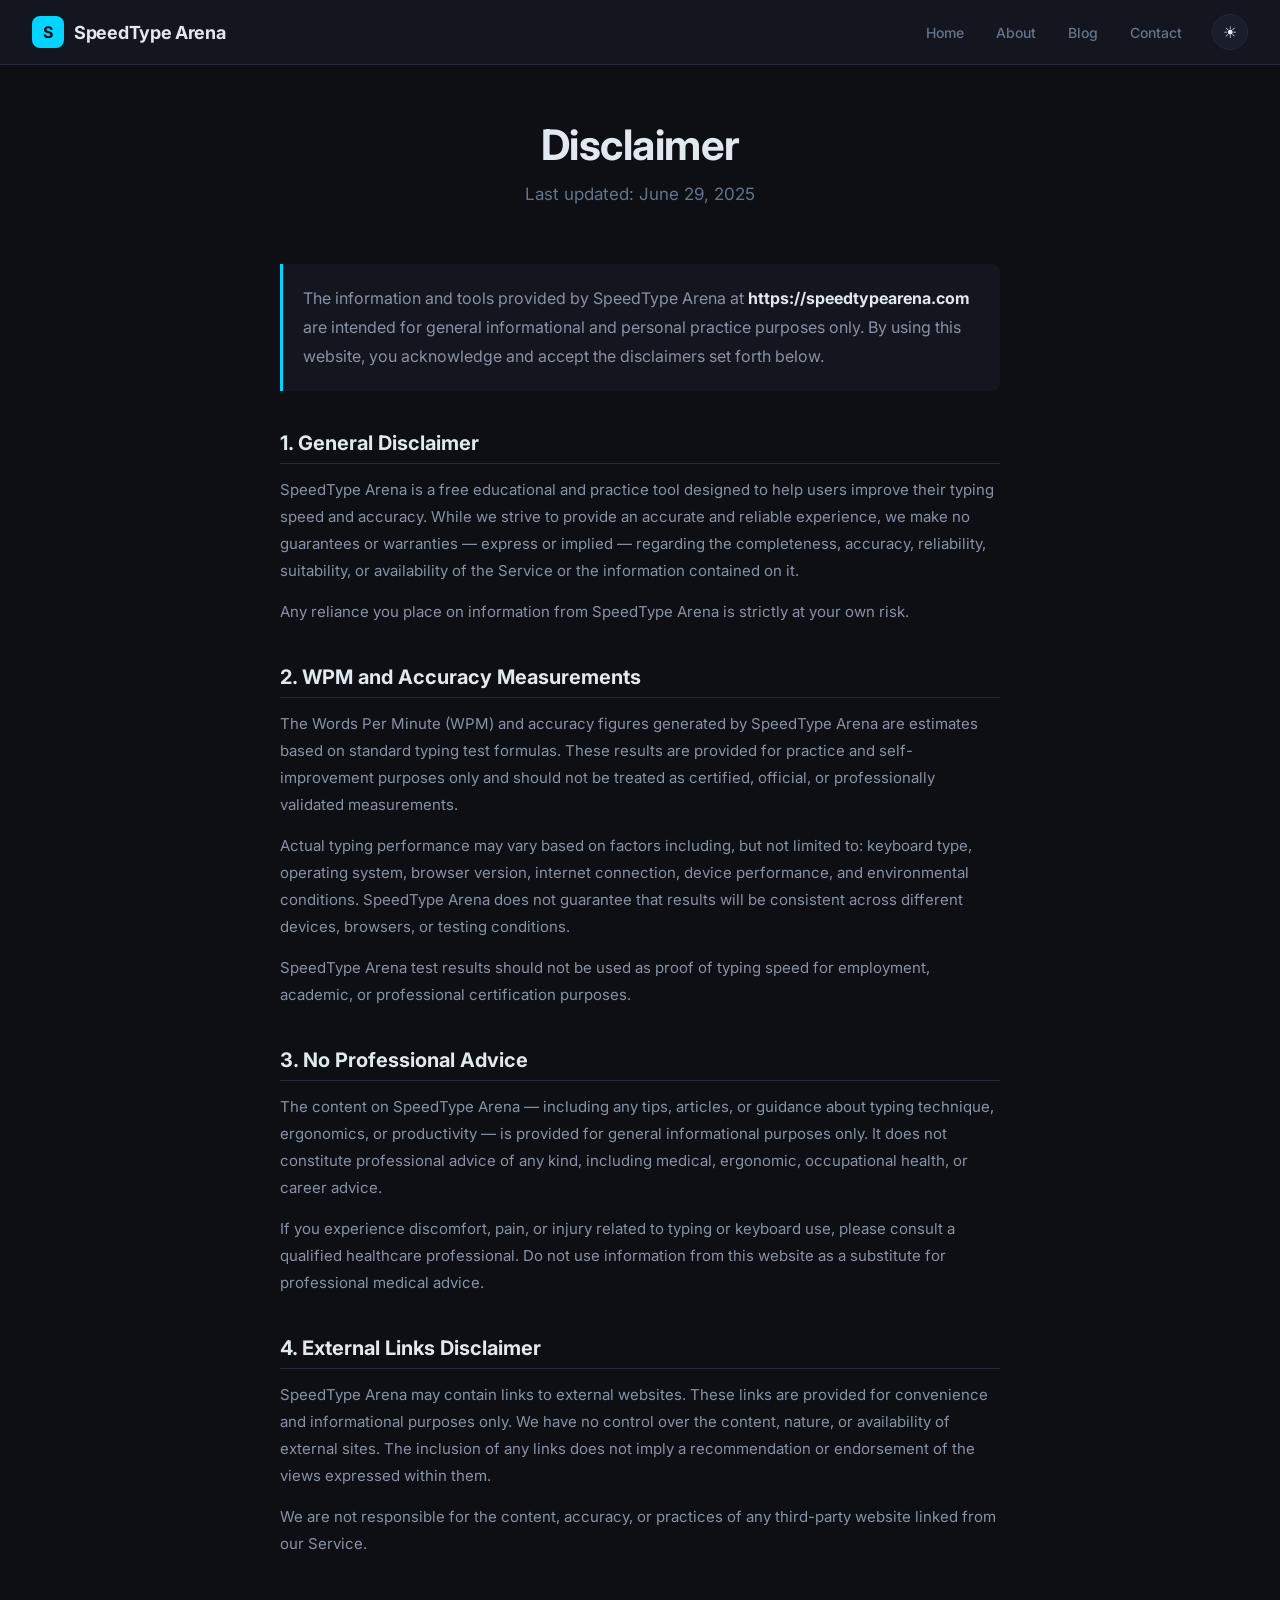
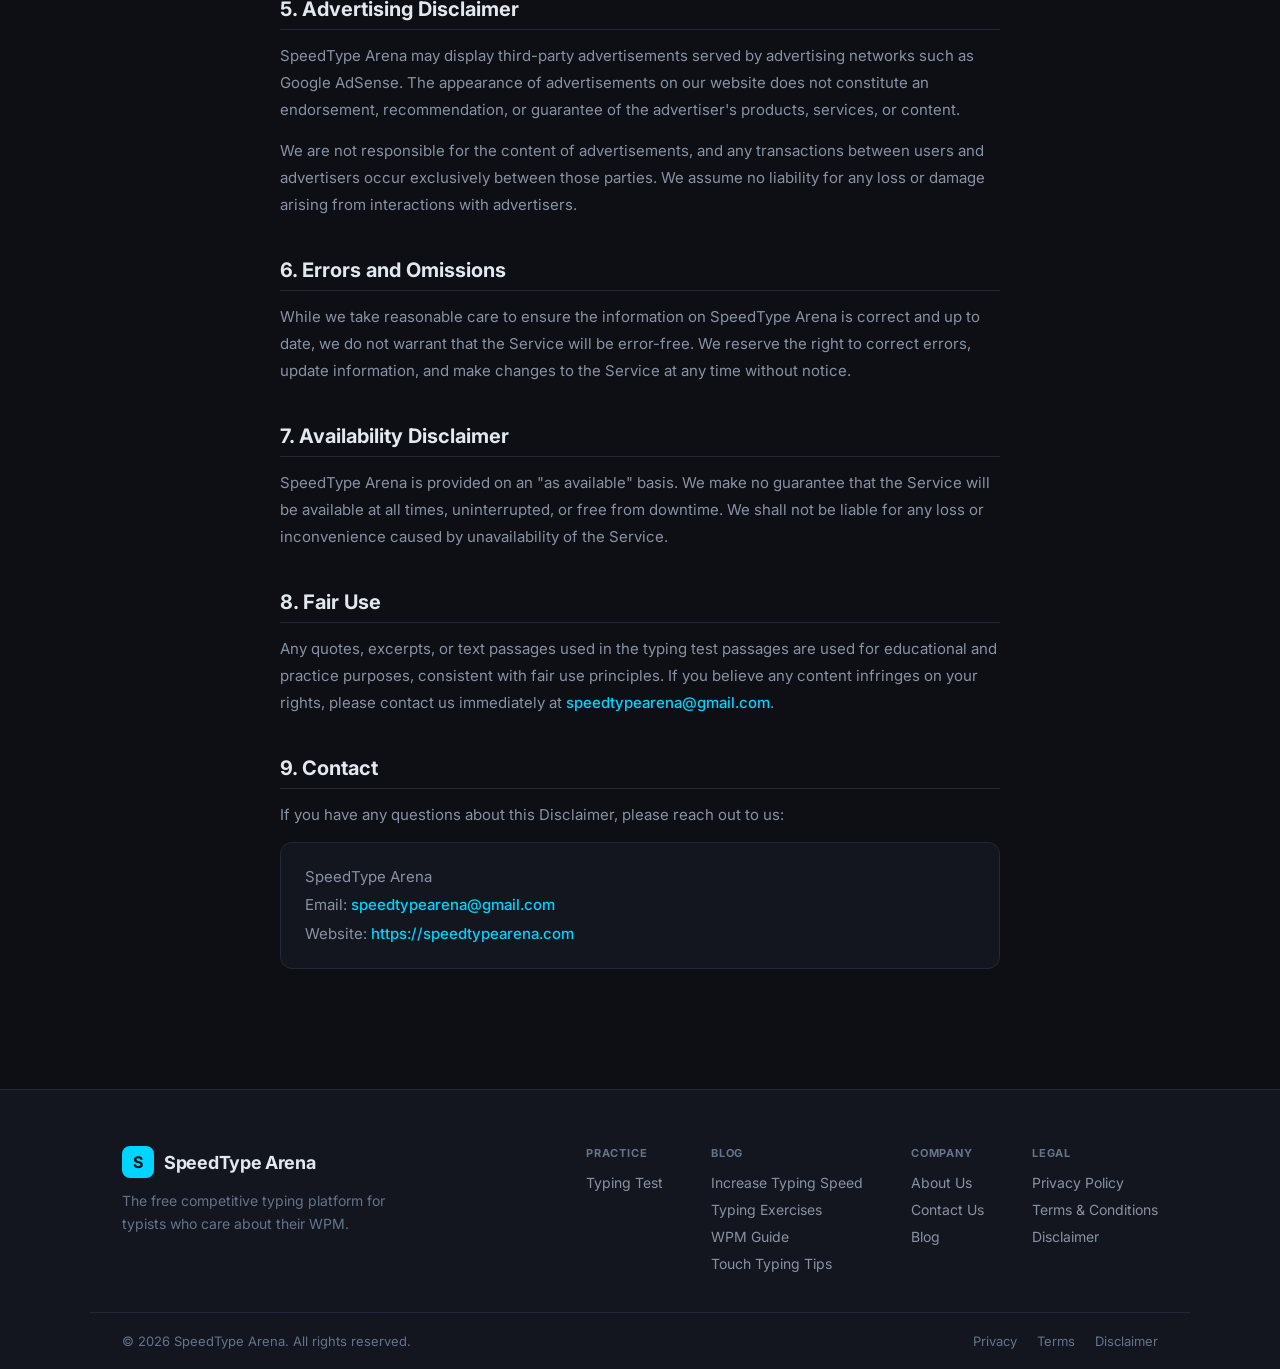
<file: disclaimer.html>
<!DOCTYPE html>
<html lang="en" data-theme="dark">
<head>
  <meta charset="UTF-8" />
  <meta name="viewport" content="width=device-width, initial-scale=1.0" />
  <meta name="robots" content="index, follow" />
  <meta name="author" content="SpeedType Arena" />
  <meta name="description" content="SpeedType Arena Disclaimer — important notices about the limitations and scope of our free online typing speed test tool." />
  <link rel="canonical" href="https://speedtypearena.com/disclaimer.html" />
  <meta property="og:type"        content="website" />
  <meta property="og:url"         content="https://speedtypearena.com/disclaimer.html" />
  <meta property="og:title"       content="Disclaimer — SpeedType Arena" />
  <meta property="og:description" content="Read the Disclaimer for SpeedType Arena, including limitations of our typing test tool." />
  <meta property="og:site_name"   content="SpeedType Arena" />
  <link rel="icon" type="image/svg+xml" href="favicon.svg" />
  <link rel="preconnect" href="https://fonts.googleapis.com" />
  <link rel="preconnect" href="https://fonts.gstatic.com" crossorigin />
  <link href="https://fonts.googleapis.com/css2?family=Inter:wght@400;500;600;700&family=JetBrains+Mono:wght@400;500&display=swap" rel="stylesheet" />
  <link rel="stylesheet" href="style.css" />
  <title>Disclaimer — SpeedType Arena</title>
</head>
<body>

  <header class="header" role="banner">
    <a href="index.html" class="logo" aria-label="SpeedType Arena home">
      <div class="logo-icon" aria-hidden="true">S</div>
      <span class="logo-text">SpeedType Arena</span>
    </a>
    <nav class="nav" id="navMenu" aria-label="Primary navigation">
      <a href="index.html"    class="nav-link">Home</a>
      <a href="about.html"   class="nav-link">About</a>
      <a href="blog.html"    class="nav-link">Blog</a>
      <a href="contact.html" class="nav-link">Contact</a>
    </nav>
    <div class="header-right">
      <button class="theme-toggle" id="themeToggle" title="Toggle light/dark theme" aria-label="Toggle light/dark theme">
        <span id="themeIcon" aria-hidden="true">&#9728;</span>
      </button>
      <button class="hamburger" id="hamburger" aria-label="Open navigation menu" aria-expanded="false" aria-controls="navMenu">&#9776;</button>
    </div>
  </header>

  <main class="page-main" id="main-content">
    <div class="page-hero">
      <h1 class="page-title">Disclaimer</h1>
      <p class="page-subtitle">Last updated: June 29, 2025</p>
    </div>

    <div class="page-content legal-content">

      <section class="prose-section">
        <p class="lead-text">The information and tools provided by SpeedType Arena at <strong>https://speedtypearena.com</strong> are intended for general informational and personal practice purposes only. By using this website, you acknowledge and accept the disclaimers set forth below.</p>
      </section>

      <section class="prose-section">
        <h2>1. General Disclaimer</h2>
        <p>SpeedType Arena is a free educational and practice tool designed to help users improve their typing speed and accuracy. While we strive to provide an accurate and reliable experience, we make no guarantees or warranties — express or implied — regarding the completeness, accuracy, reliability, suitability, or availability of the Service or the information contained on it.</p>
        <p>Any reliance you place on information from SpeedType Arena is strictly at your own risk.</p>
      </section>

      <section class="prose-section">
        <h2>2. WPM and Accuracy Measurements</h2>
        <p>The Words Per Minute (WPM) and accuracy figures generated by SpeedType Arena are estimates based on standard typing test formulas. These results are provided for practice and self-improvement purposes only and should not be treated as certified, official, or professionally validated measurements.</p>
        <p>Actual typing performance may vary based on factors including, but not limited to: keyboard type, operating system, browser version, internet connection, device performance, and environmental conditions. SpeedType Arena does not guarantee that results will be consistent across different devices, browsers, or testing conditions.</p>
        <p>SpeedType Arena test results should not be used as proof of typing speed for employment, academic, or professional certification purposes.</p>
      </section>

      <section class="prose-section">
        <h2>3. No Professional Advice</h2>
        <p>The content on SpeedType Arena — including any tips, articles, or guidance about typing technique, ergonomics, or productivity — is provided for general informational purposes only. It does not constitute professional advice of any kind, including medical, ergonomic, occupational health, or career advice.</p>
        <p>If you experience discomfort, pain, or injury related to typing or keyboard use, please consult a qualified healthcare professional. Do not use information from this website as a substitute for professional medical advice.</p>
      </section>

      <section class="prose-section">
        <h2>4. External Links Disclaimer</h2>
        <p>SpeedType Arena may contain links to external websites. These links are provided for convenience and informational purposes only. We have no control over the content, nature, or availability of external sites. The inclusion of any links does not imply a recommendation or endorsement of the views expressed within them.</p>
        <p>We are not responsible for the content, accuracy, or practices of any third-party website linked from our Service.</p>
      </section>

      <section class="prose-section">
        <h2>5. Advertising Disclaimer</h2>
        <p>SpeedType Arena may display third-party advertisements served by advertising networks such as Google AdSense. The appearance of advertisements on our website does not constitute an endorsement, recommendation, or guarantee of the advertiser's products, services, or content.</p>
        <p>We are not responsible for the content of advertisements, and any transactions between users and advertisers occur exclusively between those parties. We assume no liability for any loss or damage arising from interactions with advertisers.</p>
      </section>

      <section class="prose-section">
        <h2>6. Errors and Omissions</h2>
        <p>While we take reasonable care to ensure the information on SpeedType Arena is correct and up to date, we do not warrant that the Service will be error-free. We reserve the right to correct errors, update information, and make changes to the Service at any time without notice.</p>
      </section>

      <section class="prose-section">
        <h2>7. Availability Disclaimer</h2>
        <p>SpeedType Arena is provided on an "as available" basis. We make no guarantee that the Service will be available at all times, uninterrupted, or free from downtime. We shall not be liable for any loss or inconvenience caused by unavailability of the Service.</p>
      </section>

      <section class="prose-section">
        <h2>8. Fair Use</h2>
        <p>Any quotes, excerpts, or text passages used in the typing test passages are used for educational and practice purposes, consistent with fair use principles. If you believe any content infringes on your rights, please contact us immediately at <a href="mailto:speedtypearena@gmail.com" class="inline-link">speedtypearena@gmail.com</a>.</p>
      </section>

      <section class="prose-section">
        <h2>9. Contact</h2>
        <p>If you have any questions about this Disclaimer, please reach out to us:</p>
        <address class="contact-address">
          SpeedType Arena<br />
          Email: <a href="mailto:speedtypearena@gmail.com" class="inline-link">speedtypearena@gmail.com</a><br />
          Website: <a href="https://speedtypearena.com" class="inline-link">https://speedtypearena.com</a>
        </address>
      </section>

    </div>
  </main>

  <footer class="footer" role="contentinfo">
    <div class="footer-inner">
      <div class="footer-brand">
        <a href="index.html" class="logo footer-logo" aria-label="SpeedType Arena home">
          <div class="logo-icon" aria-hidden="true">S</div>
          <span class="logo-text">SpeedType Arena</span>
        </a>
        <p class="footer-tagline">The free competitive typing platform for typists who care about their WPM.</p>
      </div>
      <nav class="footer-nav" aria-label="Footer navigation">
        <div class="footer-col">
          <h3 class="footer-col-title">Practice</h3>
          <a href="index.html">Typing Test</a>
        </div>
        <div class="footer-col">
          <h3 class="footer-col-title">Blog</h3>
          <a href="blog-typing-speed.html">Increase Typing Speed</a>
          <a href="blog-typing-exercises.html">Typing Exercises</a>
          <a href="blog-wpm-guide.html">WPM Guide</a>
          <a href="blog-touch-typing.html">Touch Typing Tips</a>
        </div>
        <div class="footer-col">
          <h3 class="footer-col-title">Company</h3>
          <a href="about.html">About Us</a>
          <a href="contact.html">Contact Us</a>
          <a href="blog.html">Blog</a>
        </div>
        <div class="footer-col">
          <h3 class="footer-col-title">Legal</h3>
          <a href="privacy.html">Privacy Policy</a>
          <a href="terms.html">Terms &amp; Conditions</a>
          <a href="disclaimer.html">Disclaimer</a>
        </div>
      </nav>
    </div>
    <div class="footer-bottom">
      <p>&copy; <span id="footerYear"></span> SpeedType Arena. All rights reserved.</p>
      <div class="footer-legal-links">
        <a href="privacy.html">Privacy</a>
        <a href="terms.html">Terms</a>
        <a href="disclaimer.html">Disclaimer</a>
      </div>
    </div>
  </footer>

  <script src="common.js"></script>
  <script>document.getElementById('footerYear').textContent = new Date().getFullYear();</script>
</body>
</html>
</file>
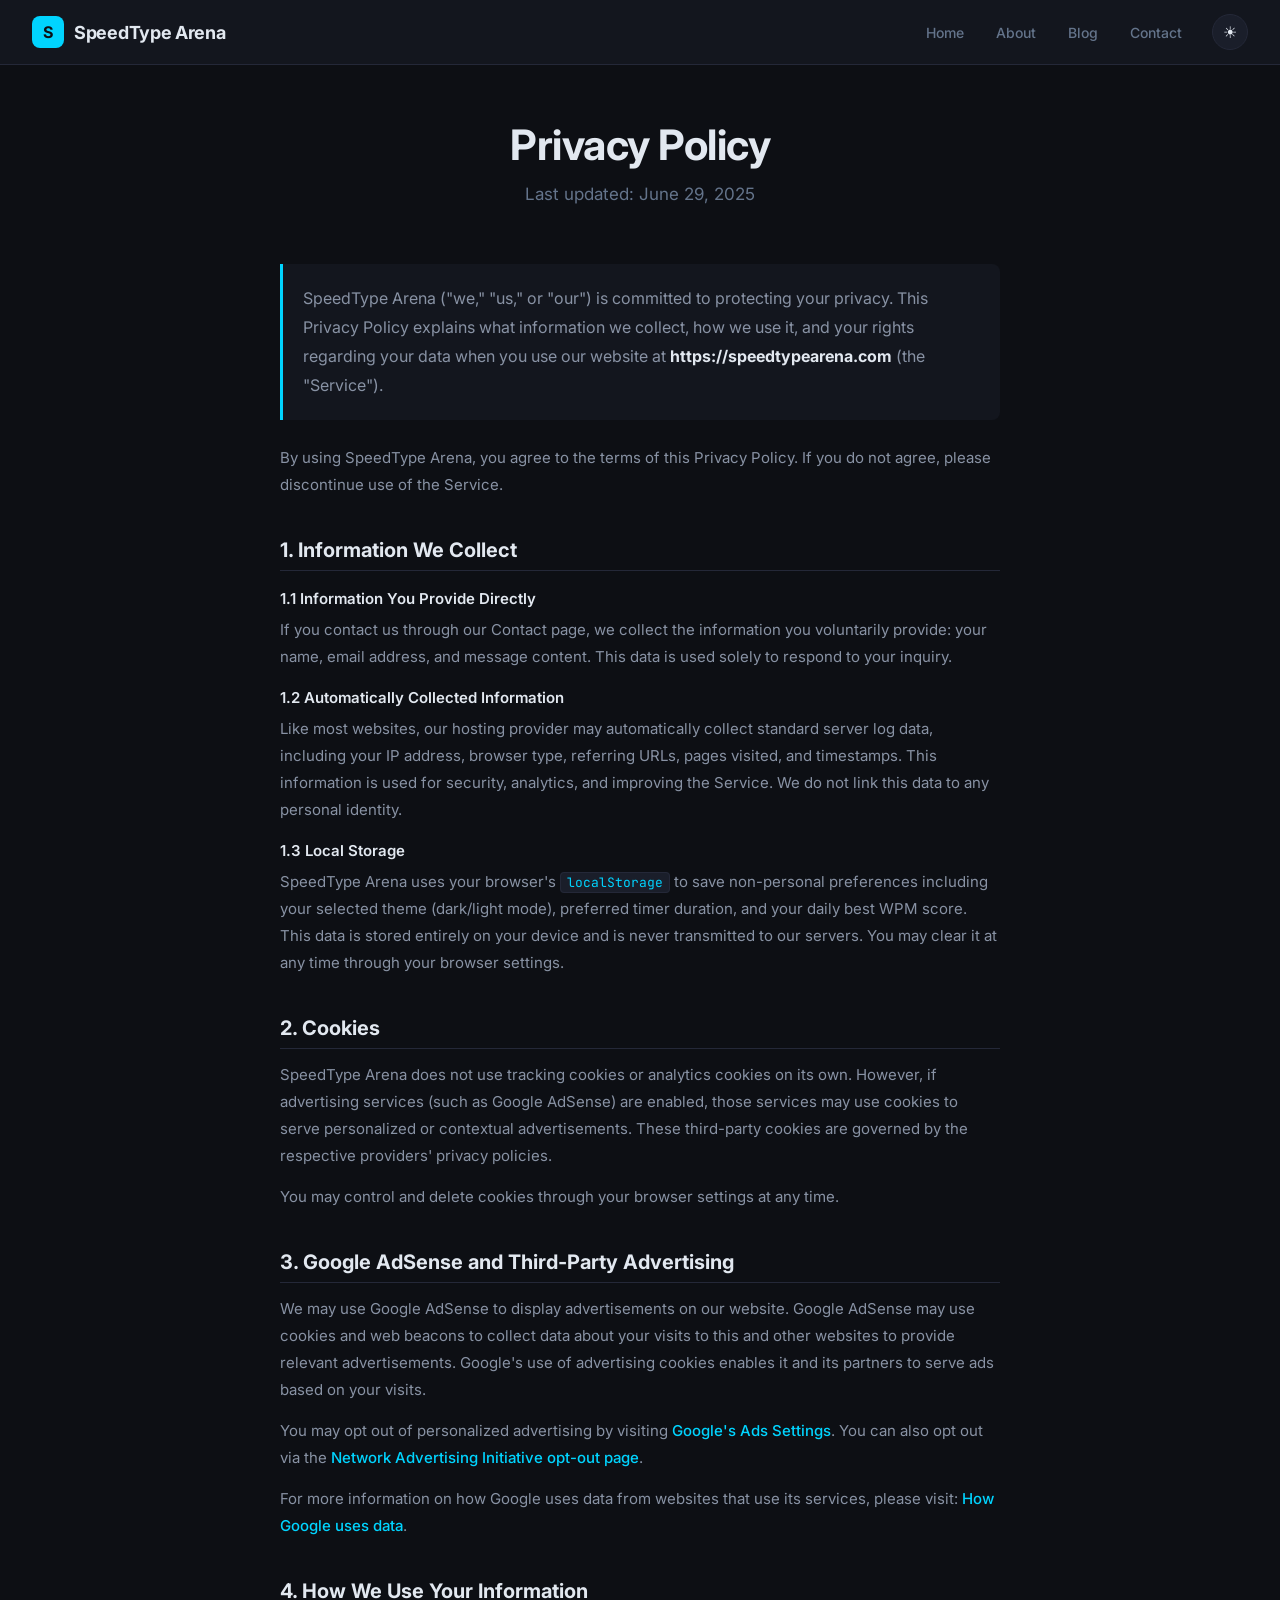
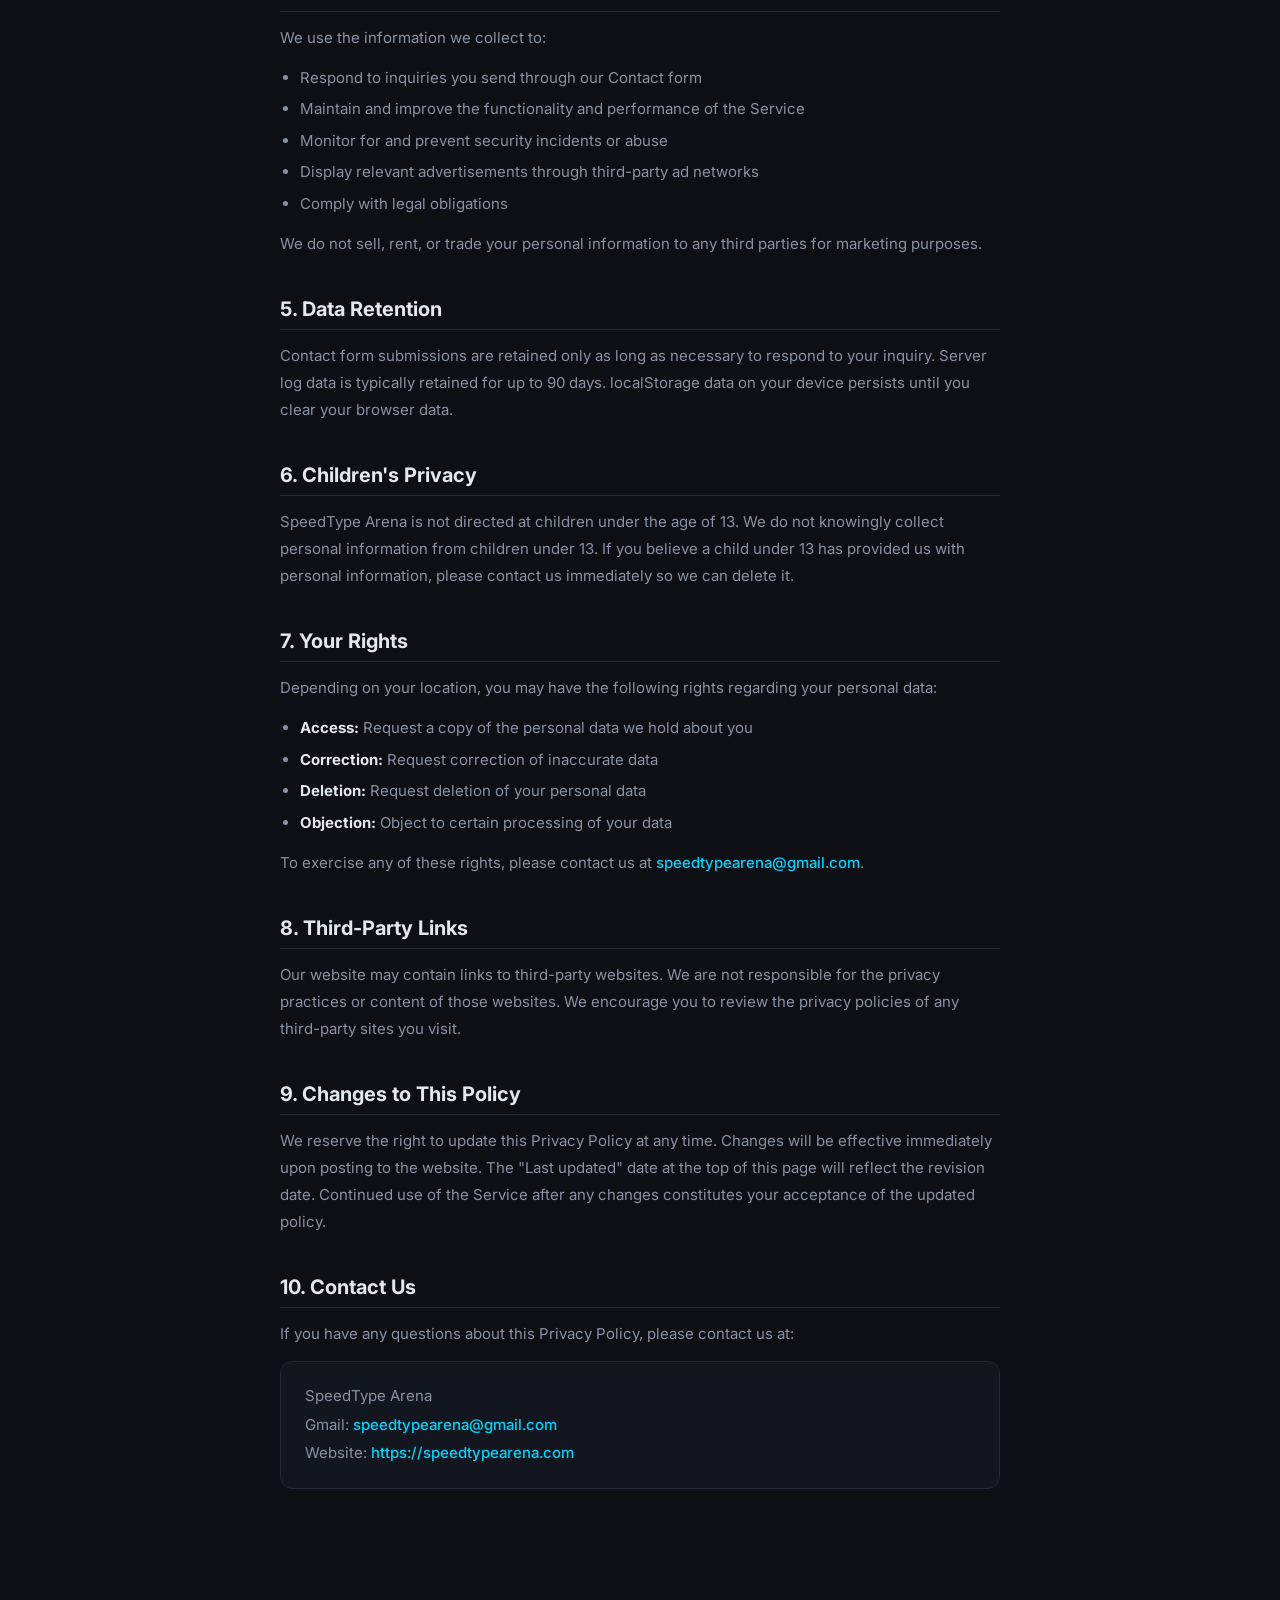
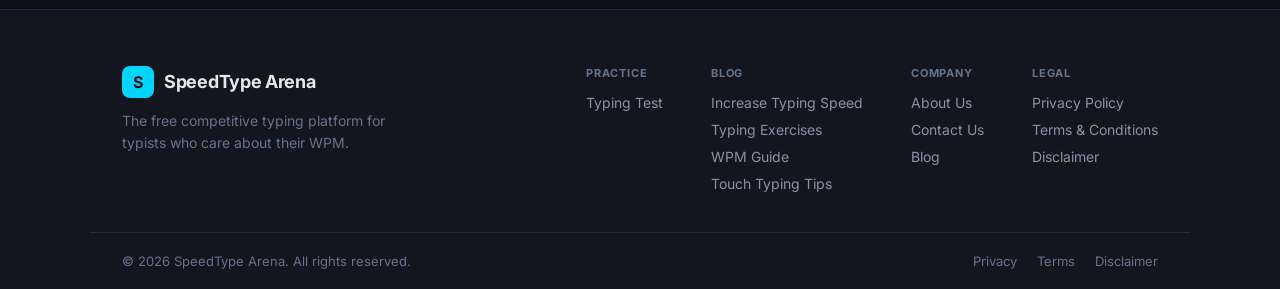
<file: privacy.html>
<!DOCTYPE html>
<html lang="en" data-theme="dark">
<head>
  <meta charset="UTF-8" />
  <meta name="viewport" content="width=device-width, initial-scale=1.0" />
  <meta name="robots" content="index, follow" />
  <meta name="author" content="SpeedType Arena" />
  <meta name="description" content="SpeedType Arena Privacy Policy — learn how we handle your data. We collect no personal information and your typing data stays on your device." />
  <link rel="canonical" href="https://speedtypearena.com/privacy.html" />
  <meta property="og:type"        content="website" />
  <meta property="og:url"         content="https://speedtypearena.com/privacy.html" />
  <meta property="og:title"       content="Privacy Policy — SpeedType Arena" />
  <meta property="og:description" content="SpeedType Arena Privacy Policy. We collect no personal data. Your typing results stay on your device." />
  <meta property="og:site_name"   content="SpeedType Arena" />
  <link rel="icon" type="image/svg+xml" href="favicon.svg" />
  <link rel="preconnect" href="https://fonts.googleapis.com" />
  <link rel="preconnect" href="https://fonts.gstatic.com" crossorigin />
  <link href="https://fonts.googleapis.com/css2?family=Inter:wght@400;500;600;700&family=JetBrains+Mono:wght@400;500&display=swap" rel="stylesheet" />
  <link rel="stylesheet" href="style.css" />
  <title>Privacy Policy — SpeedType Arena</title>
</head>
<body>

  <header class="header" role="banner">
    <a href="index.html" class="logo" aria-label="SpeedType Arena home">
      <div class="logo-icon" aria-hidden="true">S</div>
      <span class="logo-text">SpeedType Arena</span>
    </a>
    <nav class="nav" id="navMenu" aria-label="Primary navigation">
      <a href="index.html"    class="nav-link">Home</a>
      <a href="about.html"   class="nav-link">About</a>
      <a href="blog.html"    class="nav-link">Blog</a>
      <a href="contact.html" class="nav-link">Contact</a>
    </nav>
    <div class="header-right">
      <button class="theme-toggle" id="themeToggle" title="Toggle light/dark theme" aria-label="Toggle light/dark theme">
        <span id="themeIcon" aria-hidden="true">&#9728;</span>
      </button>
      <button class="hamburger" id="hamburger" aria-label="Open navigation menu" aria-expanded="false" aria-controls="navMenu">&#9776;</button>
    </div>
  </header>

  <main class="page-main" id="main-content">
    <div class="page-hero">
      <h1 class="page-title">Privacy Policy</h1>
      <p class="page-subtitle">Last updated: June 29, 2025</p>
    </div>

    <div class="page-content legal-content">

      <section class="prose-section">
        <p class="lead-text">SpeedType Arena ("we," "us," or "our") is committed to protecting your privacy. This Privacy Policy explains what information we collect, how we use it, and your rights regarding your data when you use our website at <strong>https://speedtypearena.com</strong> (the "Service").</p>
        <p>By using SpeedType Arena, you agree to the terms of this Privacy Policy. If you do not agree, please discontinue use of the Service.</p>
      </section>

      <section class="prose-section">
        <h2>1. Information We Collect</h2>
        <h3>1.1 Information You Provide Directly</h3>
        <p>If you contact us through our Contact page, we collect the information you voluntarily provide: your name, email address, and message content. This data is used solely to respond to your inquiry.</p>
        <h3>1.2 Automatically Collected Information</h3>
        <p>Like most websites, our hosting provider may automatically collect standard server log data, including your IP address, browser type, referring URLs, pages visited, and timestamps. This information is used for security, analytics, and improving the Service. We do not link this data to any personal identity.</p>
        <h3>1.3 Local Storage</h3>
        <p>SpeedType Arena uses your browser's <code>localStorage</code> to save non-personal preferences including your selected theme (dark/light mode), preferred timer duration, and your daily best WPM score. This data is stored entirely on your device and is never transmitted to our servers. You may clear it at any time through your browser settings.</p>
      </section>

      <section class="prose-section">
        <h2>2. Cookies</h2>
        <p>SpeedType Arena does not use tracking cookies or analytics cookies on its own. However, if advertising services (such as Google AdSense) are enabled, those services may use cookies to serve personalized or contextual advertisements. These third-party cookies are governed by the respective providers' privacy policies.</p>
        <p>You may control and delete cookies through your browser settings at any time.</p>
      </section>

      <section class="prose-section">
        <h2>3. Google AdSense and Third-Party Advertising</h2>
        <p>We may use Google AdSense to display advertisements on our website. Google AdSense may use cookies and web beacons to collect data about your visits to this and other websites to provide relevant advertisements. Google's use of advertising cookies enables it and its partners to serve ads based on your visits.</p>
        <p>You may opt out of personalized advertising by visiting <a href="https://www.google.com/settings/ads" class="inline-link" target="_blank" rel="noopener noreferrer">Google's Ads Settings</a>. You can also opt out via the <a href="https://optout.networkadvertising.org/" class="inline-link" target="_blank" rel="noopener noreferrer">Network Advertising Initiative opt-out page</a>.</p>
        <p>For more information on how Google uses data from websites that use its services, please visit: <a href="https://policies.google.com/technologies/partner-sites" class="inline-link" target="_blank" rel="noopener noreferrer">How Google uses data</a>.</p>
      </section>

      <section class="prose-section">
        <h2>4. How We Use Your Information</h2>
        <p>We use the information we collect to:</p>
        <ul>
          <li>Respond to inquiries you send through our Contact form</li>
          <li>Maintain and improve the functionality and performance of the Service</li>
          <li>Monitor for and prevent security incidents or abuse</li>
          <li>Display relevant advertisements through third-party ad networks</li>
          <li>Comply with legal obligations</li>
        </ul>
        <p>We do not sell, rent, or trade your personal information to any third parties for marketing purposes.</p>
      </section>

      <section class="prose-section">
        <h2>5. Data Retention</h2>
        <p>Contact form submissions are retained only as long as necessary to respond to your inquiry. Server log data is typically retained for up to 90 days. localStorage data on your device persists until you clear your browser data.</p>
      </section>

      <section class="prose-section">
        <h2>6. Children's Privacy</h2>
        <p>SpeedType Arena is not directed at children under the age of 13. We do not knowingly collect personal information from children under 13. If you believe a child under 13 has provided us with personal information, please contact us immediately so we can delete it.</p>
      </section>

      <section class="prose-section">
        <h2>7. Your Rights</h2>
        <p>Depending on your location, you may have the following rights regarding your personal data:</p>
        <ul>
          <li><strong>Access:</strong> Request a copy of the personal data we hold about you</li>
          <li><strong>Correction:</strong> Request correction of inaccurate data</li>
          <li><strong>Deletion:</strong> Request deletion of your personal data</li>
          <li><strong>Objection:</strong> Object to certain processing of your data</li>
        </ul>
        <p>To exercise any of these rights, please contact us at <a href="mailto:speedtypearena@gmail.com" class="inline-link">speedtypearena@gmail.com</a>.</p>
      </section>

      <section class="prose-section">
        <h2>8. Third-Party Links</h2>
        <p>Our website may contain links to third-party websites. We are not responsible for the privacy practices or content of those websites. We encourage you to review the privacy policies of any third-party sites you visit.</p>
      </section>

      <section class="prose-section">
        <h2>9. Changes to This Policy</h2>
        <p>We reserve the right to update this Privacy Policy at any time. Changes will be effective immediately upon posting to the website. The "Last updated" date at the top of this page will reflect the revision date. Continued use of the Service after any changes constitutes your acceptance of the updated policy.</p>
      </section>

      <section class="prose-section">
        <h2>10. Contact Us</h2>
        <p>If you have any questions about this Privacy Policy, please contact us at:</p>
        <address class="contact-address">
          SpeedType Arena<br />
          Gmail: <a href="mailto:speedtypearena@gmail.com" class="inline-link">speedtypearena@gmail.com</a><br />
          Website: <a href="https://speedtypearena.com" class="inline-link">https://speedtypearena.com</a>
        </address>
      </section>

    </div>
  </main>

  <footer class="footer" role="contentinfo">
    <div class="footer-inner">
      <div class="footer-brand">
        <a href="index.html" class="logo footer-logo" aria-label="SpeedType Arena home">
          <div class="logo-icon" aria-hidden="true">S</div>
          <span class="logo-text">SpeedType Arena</span>
        </a>
        <p class="footer-tagline">The free competitive typing platform for typists who care about their WPM.</p>
      </div>
      <nav class="footer-nav" aria-label="Footer navigation">
        <div class="footer-col">
          <h3 class="footer-col-title">Practice</h3>
          <a href="index.html">Typing Test</a>
        </div>
        <div class="footer-col">
          <h3 class="footer-col-title">Blog</h3>
          <a href="blog-typing-speed.html">Increase Typing Speed</a>
          <a href="blog-typing-exercises.html">Typing Exercises</a>
          <a href="blog-wpm-guide.html">WPM Guide</a>
          <a href="blog-touch-typing.html">Touch Typing Tips</a>
        </div>
        <div class="footer-col">
          <h3 class="footer-col-title">Company</h3>
          <a href="about.html">About Us</a>
          <a href="contact.html">Contact Us</a>
          <a href="blog.html">Blog</a>
        </div>
        <div class="footer-col">
          <h3 class="footer-col-title">Legal</h3>
          <a href="privacy.html">Privacy Policy</a>
          <a href="terms.html">Terms &amp; Conditions</a>
          <a href="disclaimer.html">Disclaimer</a>
        </div>
      </nav>
    </div>
    <div class="footer-bottom">
      <p>&copy; <span id="footerYear"></span> SpeedType Arena. All rights reserved.</p>
      <div class="footer-legal-links">
        <a href="privacy.html">Privacy</a>
        <a href="terms.html">Terms</a>
        <a href="disclaimer.html">Disclaimer</a>
      </div>
    </div>
  </footer>

  <script src="common.js"></script>
  <script>document.getElementById('footerYear').textContent = new Date().getFullYear();</script>
</body>
</html>
</file>
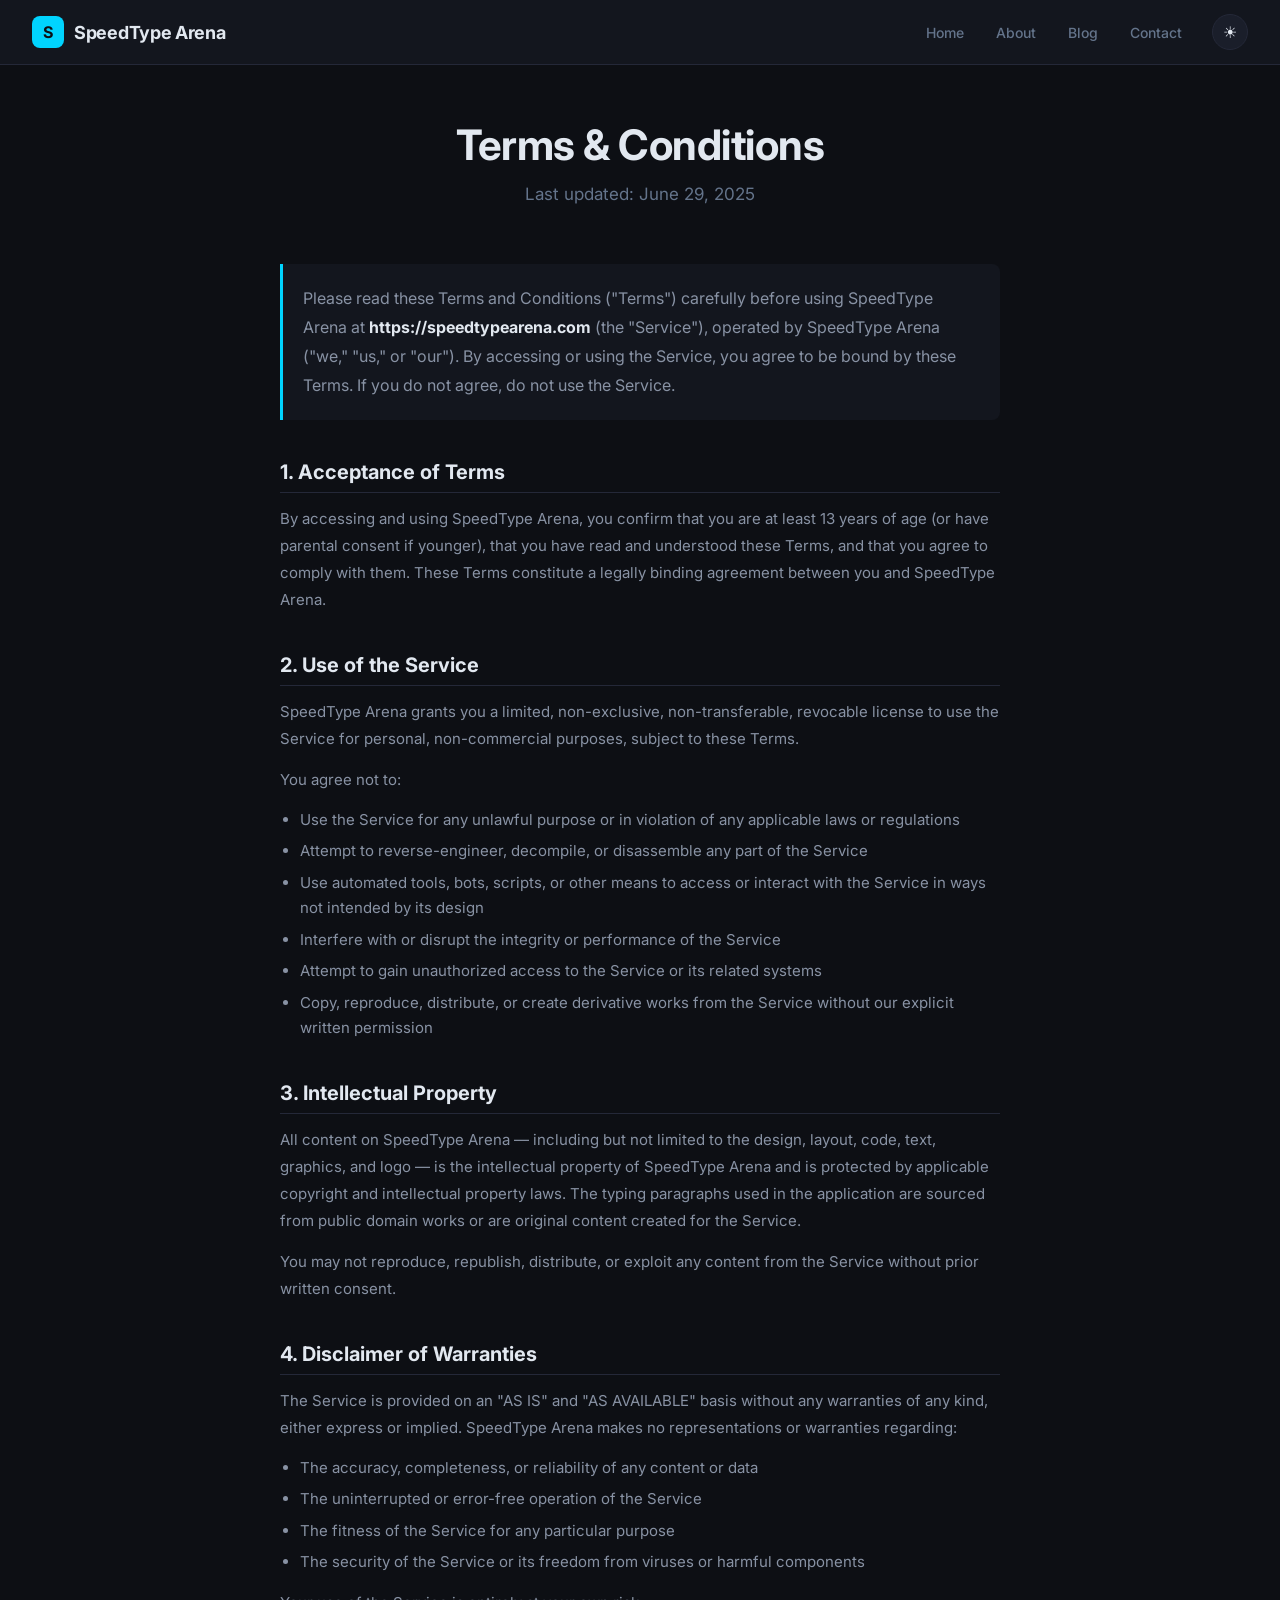
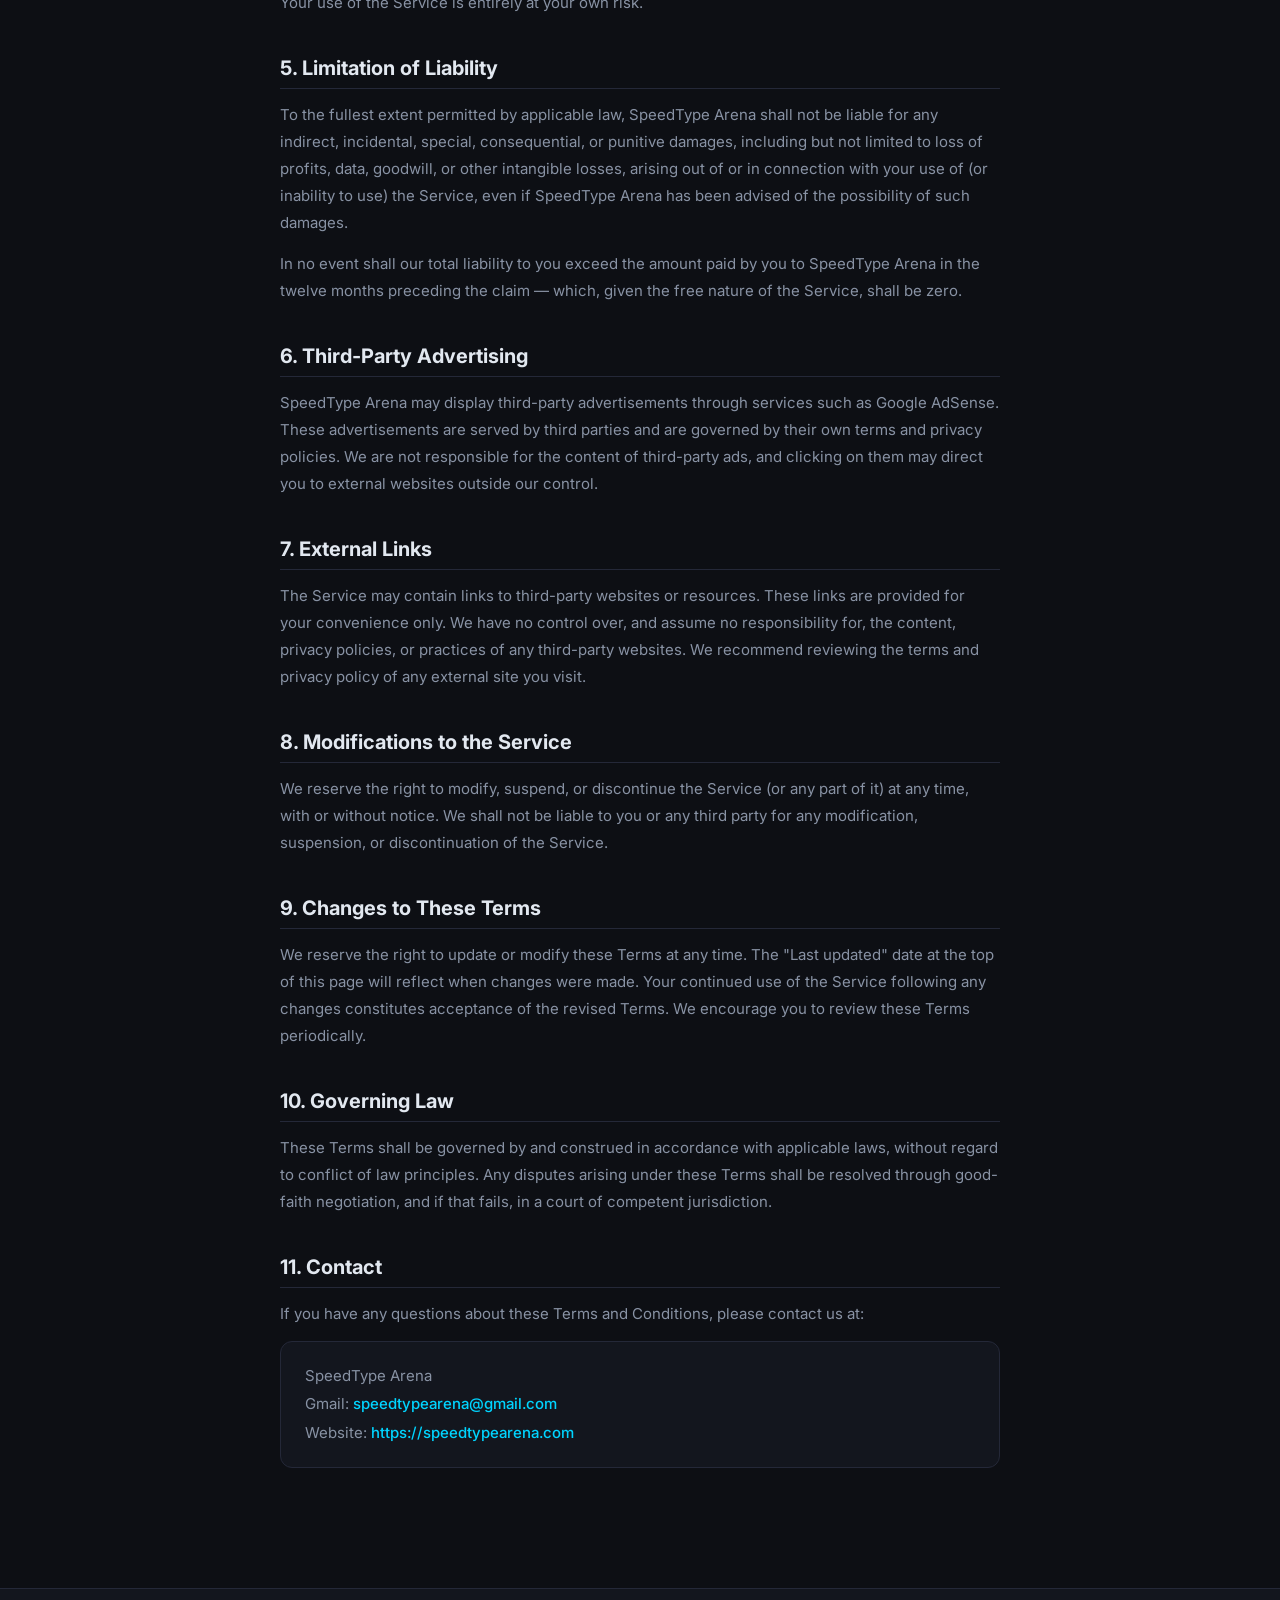
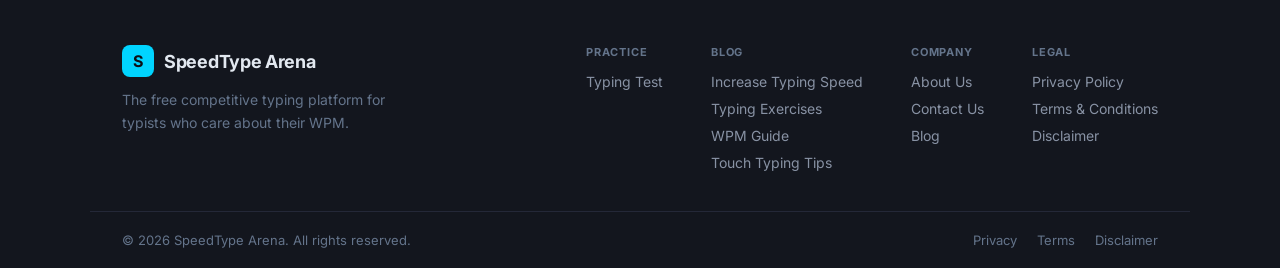
<file: terms.html>
<!DOCTYPE html>
<html lang="en" data-theme="dark">
<head>
  <meta charset="UTF-8" />
  <meta name="viewport" content="width=device-width, initial-scale=1.0" />
  <meta name="robots" content="index, follow" />
  <meta name="author" content="SpeedType Arena" />
  <meta name="description" content="SpeedType Arena Terms and Conditions — the rules and guidelines governing your use of our free online typing speed test platform." />
  <link rel="canonical" href="https://speedtypearena.com/terms.html" />
  <meta property="og:type"        content="website" />
  <meta property="og:url"         content="https://speedtypearena.com/terms.html" />
  <meta property="og:title"       content="Terms &amp; Conditions — SpeedType Arena" />
  <meta property="og:description" content="Read the Terms and Conditions for using SpeedType Arena." />
  <meta property="og:site_name"   content="SpeedType Arena" />
  <link rel="icon" type="image/svg+xml" href="favicon.svg" />
  <link rel="preconnect" href="https://fonts.googleapis.com" />
  <link rel="preconnect" href="https://fonts.gstatic.com" crossorigin />
  <link href="https://fonts.googleapis.com/css2?family=Inter:wght@400;500;600;700&family=JetBrains+Mono:wght@400;500&display=swap" rel="stylesheet" />
  <link rel="stylesheet" href="style.css" />
  <title>Terms &amp; Conditions — SpeedType Arena</title>
</head>
<body>

  <header class="header" role="banner">
    <a href="index.html" class="logo" aria-label="SpeedType Arena home">
      <div class="logo-icon" aria-hidden="true">S</div>
      <span class="logo-text">SpeedType Arena</span>
    </a>
    <nav class="nav" id="navMenu" aria-label="Primary navigation">
      <a href="index.html"    class="nav-link">Home</a>
      <a href="about.html"   class="nav-link">About</a>
      <a href="blog.html"    class="nav-link">Blog</a>
      <a href="contact.html" class="nav-link">Contact</a>
    </nav>
    <div class="header-right">
      <button class="theme-toggle" id="themeToggle" title="Toggle light/dark theme" aria-label="Toggle light/dark theme">
        <span id="themeIcon" aria-hidden="true">&#9728;</span>
      </button>
      <button class="hamburger" id="hamburger" aria-label="Open navigation menu" aria-expanded="false" aria-controls="navMenu">&#9776;</button>
    </div>
  </header>

  <main class="page-main" id="main-content">
    <div class="page-hero">
      <h1 class="page-title">Terms &amp; Conditions</h1>
      <p class="page-subtitle">Last updated: June 29, 2025</p>
    </div>

    <div class="page-content legal-content">

      <section class="prose-section">
        <p class="lead-text">Please read these Terms and Conditions ("Terms") carefully before using SpeedType Arena at <strong>https://speedtypearena.com</strong> (the "Service"), operated by SpeedType Arena ("we," "us," or "our"). By accessing or using the Service, you agree to be bound by these Terms. If you do not agree, do not use the Service.</p>
      </section>

      <section class="prose-section">
        <h2>1. Acceptance of Terms</h2>
        <p>By accessing and using SpeedType Arena, you confirm that you are at least 13 years of age (or have parental consent if younger), that you have read and understood these Terms, and that you agree to comply with them. These Terms constitute a legally binding agreement between you and SpeedType Arena.</p>
      </section>

      <section class="prose-section">
        <h2>2. Use of the Service</h2>
        <p>SpeedType Arena grants you a limited, non-exclusive, non-transferable, revocable license to use the Service for personal, non-commercial purposes, subject to these Terms.</p>
        <p>You agree not to:</p>
        <ul>
          <li>Use the Service for any unlawful purpose or in violation of any applicable laws or regulations</li>
          <li>Attempt to reverse-engineer, decompile, or disassemble any part of the Service</li>
          <li>Use automated tools, bots, scripts, or other means to access or interact with the Service in ways not intended by its design</li>
          <li>Interfere with or disrupt the integrity or performance of the Service</li>
          <li>Attempt to gain unauthorized access to the Service or its related systems</li>
          <li>Copy, reproduce, distribute, or create derivative works from the Service without our explicit written permission</li>
        </ul>
      </section>

      <section class="prose-section">
        <h2>3. Intellectual Property</h2>
        <p>All content on SpeedType Arena — including but not limited to the design, layout, code, text, graphics, and logo — is the intellectual property of SpeedType Arena and is protected by applicable copyright and intellectual property laws. The typing paragraphs used in the application are sourced from public domain works or are original content created for the Service.</p>
        <p>You may not reproduce, republish, distribute, or exploit any content from the Service without prior written consent.</p>
      </section>

      <section class="prose-section">
        <h2>4. Disclaimer of Warranties</h2>
        <p>The Service is provided on an "AS IS" and "AS AVAILABLE" basis without any warranties of any kind, either express or implied. SpeedType Arena makes no representations or warranties regarding:</p>
        <ul>
          <li>The accuracy, completeness, or reliability of any content or data</li>
          <li>The uninterrupted or error-free operation of the Service</li>
          <li>The fitness of the Service for any particular purpose</li>
          <li>The security of the Service or its freedom from viruses or harmful components</li>
        </ul>
        <p>Your use of the Service is entirely at your own risk.</p>
      </section>

      <section class="prose-section">
        <h2>5. Limitation of Liability</h2>
        <p>To the fullest extent permitted by applicable law, SpeedType Arena shall not be liable for any indirect, incidental, special, consequential, or punitive damages, including but not limited to loss of profits, data, goodwill, or other intangible losses, arising out of or in connection with your use of (or inability to use) the Service, even if SpeedType Arena has been advised of the possibility of such damages.</p>
        <p>In no event shall our total liability to you exceed the amount paid by you to SpeedType Arena in the twelve months preceding the claim — which, given the free nature of the Service, shall be zero.</p>
      </section>

      <section class="prose-section">
        <h2>6. Third-Party Advertising</h2>
        <p>SpeedType Arena may display third-party advertisements through services such as Google AdSense. These advertisements are served by third parties and are governed by their own terms and privacy policies. We are not responsible for the content of third-party ads, and clicking on them may direct you to external websites outside our control.</p>
      </section>

      <section class="prose-section">
        <h2>7. External Links</h2>
        <p>The Service may contain links to third-party websites or resources. These links are provided for your convenience only. We have no control over, and assume no responsibility for, the content, privacy policies, or practices of any third-party websites. We recommend reviewing the terms and privacy policy of any external site you visit.</p>
      </section>

      <section class="prose-section">
        <h2>8. Modifications to the Service</h2>
        <p>We reserve the right to modify, suspend, or discontinue the Service (or any part of it) at any time, with or without notice. We shall not be liable to you or any third party for any modification, suspension, or discontinuation of the Service.</p>
      </section>

      <section class="prose-section">
        <h2>9. Changes to These Terms</h2>
        <p>We reserve the right to update or modify these Terms at any time. The "Last updated" date at the top of this page will reflect when changes were made. Your continued use of the Service following any changes constitutes acceptance of the revised Terms. We encourage you to review these Terms periodically.</p>
      </section>

      <section class="prose-section">
        <h2>10. Governing Law</h2>
        <p>These Terms shall be governed by and construed in accordance with applicable laws, without regard to conflict of law principles. Any disputes arising under these Terms shall be resolved through good-faith negotiation, and if that fails, in a court of competent jurisdiction.</p>
      </section>

      <section class="prose-section">
        <h2>11. Contact</h2>
        <p>If you have any questions about these Terms and Conditions, please contact us at:</p>
        <address class="contact-address">
          SpeedType Arena<br />
          Gmail: <a href="mailto:speedtypearena@gmail.com" class="inline-link">speedtypearena@gmail.com</a><br />
          Website: <a href="https://speedtypearena.com" class="inline-link">https://speedtypearena.com</a>
        </address>
      </section>

    </div>
  </main>

  <footer class="footer" role="contentinfo">
    <div class="footer-inner">
      <div class="footer-brand">
        <a href="index.html" class="logo footer-logo" aria-label="SpeedType Arena home">
          <div class="logo-icon" aria-hidden="true">S</div>
          <span class="logo-text">SpeedType Arena</span>
        </a>
        <p class="footer-tagline">The free competitive typing platform for typists who care about their WPM.</p>
      </div>
      <nav class="footer-nav" aria-label="Footer navigation">
        <div class="footer-col">
          <h3 class="footer-col-title">Practice</h3>
          <a href="index.html">Typing Test</a>
        </div>
        <div class="footer-col">
          <h3 class="footer-col-title">Blog</h3>
          <a href="blog-typing-speed.html">Increase Typing Speed</a>
          <a href="blog-typing-exercises.html">Typing Exercises</a>
          <a href="blog-wpm-guide.html">WPM Guide</a>
          <a href="blog-touch-typing.html">Touch Typing Tips</a>
        </div>
        <div class="footer-col">
          <h3 class="footer-col-title">Company</h3>
          <a href="about.html">About Us</a>
          <a href="contact.html">Contact Us</a>
          <a href="blog.html">Blog</a>
        </div>
        <div class="footer-col">
          <h3 class="footer-col-title">Legal</h3>
          <a href="privacy.html">Privacy Policy</a>
          <a href="terms.html">Terms &amp; Conditions</a>
          <a href="disclaimer.html">Disclaimer</a>
        </div>
      </nav>
    </div>
    <div class="footer-bottom">
      <p>&copy; <span id="footerYear"></span> SpeedType Arena. All rights reserved.</p>
      <div class="footer-legal-links">
        <a href="privacy.html">Privacy</a>
        <a href="terms.html">Terms</a>
        <a href="disclaimer.html">Disclaimer</a>
      </div>
    </div>
  </footer>

  <script src="common.js"></script>
  <script>document.getElementById('footerYear').textContent = new Date().getFullYear();</script>
</body>
</html>
</file>
<file: style.css>
/* ============================================================
   SpeedType Arena — style.css
   Dark mode by default, light mode via [data-theme="light"]
   ============================================================ */

/* ---- CSS Variables ---- */
:root {
  --bg:          #0d0f14;
  --bg-card:     #13161e;
  --bg-card2:    #1a1e2a;
  --border:      #242838;
  --text:        #e2e8f0;
  --text-muted:  #64748b;
  --text-dim:    #8892a4;
  --primary:     #00d4ff;
  --primary-dim: #00a8cc;
  --green:       #4ade80;
  --red:         #f87171;
  --untyped:     #4a5568;
  --cursor:      #00d4ff;
  --shadow:      0 8px 32px rgba(0,212,255,0.08);
  --radius:      12px;
  --font-ui:     'Inter', system-ui, sans-serif;
  --font-mono:   'JetBrains Mono', 'Fira Code', monospace;
}

[data-theme="light"] {
  --bg:          #f0f4f8;
  --bg-card:     #ffffff;
  --bg-card2:    #f8fafc;
  --border:      #e2e8f0;
  --text:        #1a202c;
  --text-muted:  #718096;
  --text-dim:    #4a5568;
  --primary:     #0099bb;
  --primary-dim: #007a99;
  --green:       #22863a;
  --red:         #d73a49;
  --untyped:     #a0aec0;
  --cursor:      #0099bb;
  --shadow:      0 8px 32px rgba(0,0,0,0.08);
}

/* ---- Reset & Base ---- */
*, *::before, *::after { box-sizing: border-box; margin: 0; padding: 0; }

html {
  scroll-behavior: smooth;
}

html, body {
  min-height: 100%;
  font-family: var(--font-ui);
  background: var(--bg);
  color: var(--text);
  transition: background 0.3s, color 0.3s;
  -webkit-font-smoothing: antialiased;
  -moz-osx-font-smoothing: grayscale;
}

body {
  display: flex;
  flex-direction: column;
}

/* Skip link for accessibility */
.skip-link {
  position: absolute;
  top: -100px;
  left: 16px;
  background: var(--primary);
  color: var(--bg);
  padding: 8px 16px;
  border-radius: 0 0 8px 8px;
  font-weight: 600;
  text-decoration: none;
  z-index: 9999;
  transition: top 0.2s;
}
.skip-link:focus { top: 0; }

/* Visually hidden (screen-reader only) */
.visually-hidden {
  position: absolute;
  width: 1px; height: 1px;
  padding: 0; margin: -1px;
  overflow: hidden;
  clip: rect(0,0,0,0);
  white-space: nowrap;
  border: 0;
}

/* ---- HEADER ---- */
.header {
  display: flex;
  align-items: center;
  justify-content: space-between;
  padding: 14px 32px;
  border-bottom: 1px solid var(--border);
  background: var(--bg-card);
  position: sticky;
  top: 0;
  z-index: 100;
  gap: 16px;
}

/* Logo */
.logo {
  display: flex;
  align-items: center;
  gap: 10px;
  text-decoration: none;
  color: var(--text);
  flex-shrink: 0;
}

.logo-icon {
  width: 32px; height: 32px;
  background: var(--primary);
  color: var(--bg);
  border-radius: 8px;
  font-weight: 700;
  font-size: 16px;
  display: flex; align-items: center; justify-content: center;
  flex-shrink: 0;
}

.logo-text {
  font-weight: 700;
  font-size: 18px;
  letter-spacing: -0.3px;
}

/* Primary nav */
.nav {
  display: flex;
  align-items: center;
  gap: 4px;
  margin-left: auto;
}

.nav-link {
  display: inline-block;
  padding: 7px 14px;
  border-radius: 8px;
  font-size: 14px;
  font-weight: 500;
  color: var(--text-muted);
  text-decoration: none;
  transition: color 0.2s, background 0.2s;
}
.nav-link:hover    { color: var(--text); background: var(--bg-card2); }
.nav-link.active   { color: var(--primary); background: rgba(0,212,255,0.08); }
[data-theme="light"] .nav-link.active { background: rgba(0,153,187,0.08); }

/* Header right cluster */
.header-right {
  display: flex;
  align-items: center;
  gap: 10px;
  flex-shrink: 0;
}

.daily-best {
  font-size: 13px;
  color: var(--text-muted);
  display: flex;
  align-items: center;
  gap: 5px;
  background: var(--bg-card2);
  border: 1px solid var(--border);
  border-radius: 20px;
  padding: 4px 12px;
}
.trophy-icon { color: #f59e0b; font-size: 12px; }
.daily-best strong { color: var(--primary); }

.theme-toggle {
  background: var(--bg-card2);
  border: 1px solid var(--border);
  color: var(--text);
  border-radius: 50%;
  width: 36px; height: 36px;
  cursor: pointer;
  font-size: 16px;
  display: flex; align-items: center; justify-content: center;
  transition: background 0.2s, border-color 0.2s, transform 0.2s;
  flex-shrink: 0;
}
.theme-toggle:hover { background: var(--border); transform: scale(1.08); }
.theme-toggle:focus-visible { outline: 2px solid var(--primary); outline-offset: 2px; }

/* Hamburger (mobile) */
.hamburger {
  display: none;
  background: var(--bg-card2);
  border: 1px solid var(--border);
  color: var(--text);
  border-radius: 8px;
  width: 36px; height: 36px;
  cursor: pointer;
  font-size: 18px;
  align-items: center;
  justify-content: center;
  flex-shrink: 0;
}
.hamburger:focus-visible { outline: 2px solid var(--primary); outline-offset: 2px; }

/* ---- TYPING TEST PAGE ---- */
.main {
  max-width: 860px;
  margin: 0 auto;
  padding: 40px 24px 60px;
  position: relative;
  flex: 1;
  width: 100%;
}

/* Controls */
.controls {
  display: flex;
  align-items: center;
  justify-content: space-between;
  flex-wrap: wrap;
  gap: 16px;
}

.mode-selector {
  display: flex;
  gap: 4px;
  background: var(--bg-card);
  border: 1px solid var(--border);
  border-radius: 10px;
  padding: 4px;
}

.mode-btn {
  background: transparent;
  border: none;
  color: var(--text-muted);
  font-family: var(--font-ui);
  font-size: 14px;
  font-weight: 500;
  padding: 6px 16px;
  border-radius: 7px;
  cursor: pointer;
  transition: background 0.2s, color 0.2s;
}
.mode-btn:hover { color: var(--text); background: var(--bg-card2); }
.mode-btn.active { background: var(--primary); color: var(--bg); font-weight: 600; }
.mode-btn:focus-visible { outline: 2px solid var(--primary); outline-offset: 2px; }

/* Stats bar */
.stats-bar {
  display: flex;
  align-items: center;
  gap: 12px;
  background: var(--bg-card);
  border: 1px solid var(--border);
  border-radius: 10px;
  padding: 10px 20px;
}
.stat { text-align: center; min-width: 48px; }
.stat-label { font-size: 10px; font-weight: 600; letter-spacing: 0.8px; text-transform: uppercase; color: var(--text-muted); margin-bottom: 2px; }
.stat-value { font-size: 22px; font-weight: 700; color: var(--text); line-height: 1; }
.stat-divider { width: 1px; height: 32px; background: var(--border); }
.timer-value { color: var(--primary); font-size: 26px; font-variant-numeric: tabular-nums; transition: color 0.3s; }
.timer-value.urgent { color: var(--red); }
.timer-value.practice-mode { font-size: 14px; font-weight: 500; color: var(--text-muted); }

/* Divider */
.divider { height: 1px; background: var(--border); margin: 28px 0; }

/* Typing section */
.typing-section { position: relative; }

.typing-hint {
  text-align: center;
  font-size: 13px;
  color: var(--text-muted);
  margin-bottom: 20px;
  letter-spacing: 0.3px;
  min-height: 18px;
}

.typing-area {
  background: var(--bg-card);
  border: 1px solid var(--border);
  border-radius: var(--radius);
  padding: 36px 40px;
  cursor: text;
  position: relative;
  transition: border-color 0.2s, box-shadow 0.2s;
  min-height: 160px;
  user-select: none;
}
.typing-area:focus,
.typing-area.focused {
  border-color: var(--primary);
  box-shadow: 0 0 0 3px rgba(0,212,255,0.12);
  outline: none;
}
.typing-area.unfocused { opacity: 0.5; }

.typing-text {
  font-family: var(--font-mono);
  font-size: 22px;
  line-height: 1.8;
  letter-spacing: 0.02em;
  word-break: break-word;
}

/* Character states */
.char            { display: inline; position: relative; }
.char.untyped    { color: var(--untyped); }
.char.correct    { color: var(--green); }
.char.incorrect  { color: var(--red); text-decoration: underline; text-decoration-color: var(--red); }
.char.space-incorrect { background: rgba(248,113,113,0.25); border-radius: 2px; }

/* Blinking cursor */
.char.cursor::before {
  content: '';
  position: absolute;
  left: 0; top: 10%; bottom: 10%;
  width: 2px;
  background: var(--cursor);
  border-radius: 1px;
  animation: blink 1s step-end infinite;
}
@keyframes blink {
  0%, 100% { opacity: 1; }
  50%       { opacity: 0; }
}

/* Hidden input */
.hidden-input {
  position: absolute;
  opacity: 0;
  pointer-events: none;
  width: 1px; height: 1px;
  top: 0; left: 0;
  resize: none;
  border: none;
  outline: none;
}

/* Progress bar */
.progress-wrap {
  height: 4px;
  background: var(--border);
  border-radius: 0 0 var(--radius) var(--radius);
  overflow: hidden;
  margin-top: -1px;
}
.progress-bar {
  height: 100%;
  background: linear-gradient(90deg, var(--primary), #00ffcc);
  border-radius: 0 0 var(--radius) var(--radius);
  transition: width 0.15s ease;
}

/* Buttons */
.action-buttons {
  display: flex;
  gap: 12px;
  justify-content: center;
  margin-top: 32px;
  flex-wrap: wrap;
}

.btn {
  font-family: var(--font-ui);
  font-size: 15px;
  font-weight: 600;
  border: none;
  border-radius: 10px;
  padding: 12px 28px;
  cursor: pointer;
  transition: transform 0.15s, box-shadow 0.15s;
  text-decoration: none;
  display: inline-flex;
  align-items: center;
  justify-content: center;
}
.btn:hover  { transform: translateY(-1px); box-shadow: 0 4px 16px rgba(0,0,0,0.25); }
.btn:active { transform: translateY(0); }
.btn:focus-visible { outline: 2px solid var(--primary); outline-offset: 3px; }

.btn-primary  { background: var(--primary); color: var(--bg); }
.btn-primary:hover { background: var(--primary-dim); }

.btn-secondary { background: var(--bg-card); color: var(--text); border: 1px solid var(--border); }
.btn-secondary:hover { background: var(--bg-card2); }

.shortcut-hint {
  text-align: center;
  margin-top: 16px;
  font-size: 12px;
  color: var(--text-muted);
}
kbd {
  font-family: var(--font-mono);
  font-size: 11px;
  background: var(--bg-card2);
  border: 1px solid var(--border);
  border-radius: 4px;
  padding: 1px 5px;
  color: var(--text-dim);
}

/* Results overlay */
.results-overlay {
  position: fixed;
  inset: 0;
  background: rgba(0,0,0,0.65);
  backdrop-filter: blur(6px);
  display: flex;
  align-items: center;
  justify-content: center;
  z-index: 200;
  padding: 24px;
  animation: fadeIn 0.25s ease;
}
@keyframes fadeIn { from { opacity: 0; } to { opacity: 1; } }

.results-panel {
  background: var(--bg-card);
  border: 1px solid var(--border);
  border-radius: 16px;
  padding: 40px;
  max-width: 560px;
  width: 100%;
  box-shadow: 0 24px 64px rgba(0,0,0,0.5);
  animation: slideUp 0.3s cubic-bezier(0.16, 1, 0.3, 1);
  max-height: 90vh;
  overflow-y: auto;
}
@keyframes slideUp {
  from { opacity: 0; transform: translateY(24px); }
  to   { opacity: 1; transform: translateY(0); }
}

.results-title {
  font-size: 22px;
  font-weight: 700;
  text-align: center;
  margin-bottom: 20px;
  letter-spacing: -0.3px;
}

.new-best-badge {
  text-align: center;
  color: #f59e0b;
  font-weight: 600;
  font-size: 13px;
  background: rgba(245,158,11,0.12);
  border: 1px solid rgba(245,158,11,0.3);
  border-radius: 20px;
  padding: 4px 14px;
  margin: 0 auto 20px;
  width: 100%;
  box-sizing: border-box;
  display: block;
}

.results-grid {
  display: grid;
  grid-template-columns: repeat(auto-fit, minmax(90px, 1fr));
  gap: 16px;
  margin-bottom: 28px;
}
.result-item {
  background: var(--bg-card2);
  border: 1px solid var(--border);
  border-radius: 10px;
  padding: 16px 12px;
  text-align: center;
}
.result-label { font-size: 11px; font-weight: 600; letter-spacing: 0.6px; text-transform: uppercase; color: var(--text-muted); margin-bottom: 6px; }
.result-value { font-size: 28px; font-weight: 700; line-height: 1; }
.result-value.cyan  { color: var(--primary); }
.result-value.green { color: var(--green); }
.result-value.red   { color: var(--red); }

/* WPM Chart */
.chart-wrap {
  background: var(--bg-card2);
  border: 1px solid var(--border);
  border-radius: 10px;
  padding: 16px;
  margin-bottom: 24px;
}
.chart-label { font-size: 11px; font-weight: 600; letter-spacing: 0.6px; text-transform: uppercase; color: var(--text-muted); margin-bottom: 10px; }
#wpmChart { width: 100% !important; }

.results-actions { display: flex; gap: 12px; justify-content: center; }

/* ---- CONTENT / INFO SECTION (index.html) ---- */
.content-section {
  margin-top: 64px;
  padding-top: 48px;
  border-top: 1px solid var(--border);
}

.content-grid {
  display: grid;
  grid-template-columns: repeat(auto-fit, minmax(320px, 1fr));
  gap: 24px;
}

.content-card {
  background: var(--surface);
  border: 1px solid var(--border);
  border-radius: 16px;
  padding: 24px;
  margin-bottom: 20px; /* ye line add karo */
}

.content-card:hover {
  transform: translateY(-3px);
  border-color: var(--primary);
}

.content-card h2 {
  font-size: 20px;
  font-weight: 700;
  margin-bottom: 14px;
  color: var(--text);
}

.content-card p {
  font-size: 15px;
  line-height: 1.8;
  color: var(--text-dim);
}

.content-card ul {
  list-style: none;
  margin-top: 10px;
}

.content-card ul li {
  font-size: 15px;
  color: var(--text-dim);
  padding: 6px 0;
  padding-left: 18px;
  position: relative;
  line-height: 1.7;
}

.content-card ul li::before {
  content: "•";
  position: absolute;
  left: 0;
  color: var(--primary);
}

.content-card ul li strong {
  color: var(--text);
}
/* ---- FOOTER ---- */
.footer {
  background: var(--bg-card);
  border-top: 1px solid var(--border);
  margin-top: auto;
}

.footer-inner {
  max-width: 1100px;
  margin: 0 auto;
  padding: 56px 32px 40px;
  display: grid;
  grid-template-columns: 1fr auto;
  gap: 48px;
  align-items: start;
}

.footer-brand { max-width: 300px; }
.footer-logo { margin-bottom: 12px; }
.footer-tagline { font-size: 14px; color: var(--text-muted); line-height: 1.6; margin-top: 10px; }

.footer-nav {
  display: flex;
  gap: 48px;
}
.footer-col { display: flex; flex-direction: column; gap: 10px; }
.footer-col-title {
  font-size: 11px;
  font-weight: 700;
  letter-spacing: 0.8px;
  text-transform: uppercase;
  color: var(--text-muted);
  margin-bottom: 4px;
}
.footer-col a {
  font-size: 14px;
  color: var(--text-dim);
  text-decoration: none;
  transition: color 0.2s;
}
.footer-col a:hover { color: var(--primary); }
.footer-col a:focus-visible { outline: 2px solid var(--primary); outline-offset: 2px; border-radius: 3px; }

.footer-bottom {
  max-width: 1100px;
  margin: 0 auto;
  padding: 20px 32px;
  border-top: 1px solid var(--border);
  display: flex;
  align-items: center;
  justify-content: space-between;
  gap: 16px;
  flex-wrap: wrap;
}
.footer-bottom p { font-size: 13px; color: var(--text-muted); }
.footer-legal-links {
  display: flex;
  gap: 20px;
}
.footer-legal-links a {
  font-size: 13px;
  color: var(--text-muted);
  text-decoration: none;
  transition: color 0.2s;
}
.footer-legal-links a:hover { color: var(--primary); }

/* ---- INNER PAGES ---- */
.page-main {
  flex: 1;
  max-width: 860px;
  margin: 0 auto;
  padding: 56px 24px 80px;
  width: 100%;
}

.page-hero {
  text-align: center;
  margin-bottom: 56px;
}
.page-title {
  font-size: clamp(28px, 5vw, 42px);
  font-weight: 700;
  letter-spacing: -0.5px;
  line-height: 1.15;
  margin-bottom: 12px;
}
.page-subtitle {
  font-size: 17px;
  color: var(--text-muted);
  max-width: 580px;
  margin: 0 auto;
  line-height: 1.6;
}

/* Prose sections */
.prose-section {
  margin-bottom: 40px;
}
.prose-section h2 {
  font-size: 20px;
  font-weight: 700;
  margin-bottom: 12px;
  color: var(--text);
  padding-bottom: 8px;
  border-bottom: 1px solid var(--border);
}
.prose-section h3 {
  font-size: 15px;
  font-weight: 600;
  margin: 18px 0 8px;
  color: var(--text);
}
.prose-section p {
  font-size: 15px;
  line-height: 1.8;
  color: var(--text-dim);
  margin-bottom: 14px;
}
.prose-section ul {
  padding-left: 20px;
  margin: 8px 0 14px;
}
.prose-section li {
  font-size: 15px;
  line-height: 1.7;
  color: var(--text-dim);
  margin-bottom: 6px;
}
.prose-section strong { color: var(--text); }
.prose-section code {
  font-family: var(--font-mono);
  font-size: 13px;
  background: var(--bg-card2);
  border: 1px solid var(--border);
  border-radius: 4px;
  padding: 1px 6px;
  color: var(--primary);
}

.lead-text {
  font-size: 16px !important;
  color: var(--text-dim) !important;
  line-height: 1.8 !important;
  padding: 20px;
  background: var(--bg-card);
  border-left: 3px solid var(--primary);
  border-radius: 0 8px 8px 0;
  margin-bottom: 24px !important;
}

.inline-link {
  color: var(--primary);
  text-decoration: none;
  font-weight: 500;
  transition: opacity 0.2s;
}
.inline-link:hover { opacity: 0.8; text-decoration: underline; }

address.contact-address {
  font-style: normal;
  background: var(--bg-card);
  border: 1px solid var(--border);
  border-radius: var(--radius);
  padding: 20px 24px;
  font-size: 15px;
  line-height: 1.9;
  color: var(--text-dim);
  margin-top: 8px;
}

/* ---- ABOUT PAGE ---- */
.feature-grid {
  display: grid;
  grid-template-columns: repeat(auto-fit, minmax(240px, 1fr));
  gap: 20px;
  margin-top: 16px;
}
.feature-card {
  background: var(--bg-card);
  border: 1px solid var(--border);
  border-radius: var(--radius);
  padding: 24px;
  transition: border-color 0.2s;
}
.feature-card:hover { border-color: var(--primary); }
.feature-icon {
  font-size: 28px;
  margin-bottom: 12px;
  display: block;
}
.feature-card h3 {
  font-size: 15px;
  font-weight: 700;
  margin-bottom: 8px;
  color: var(--text);
}
.feature-card p {
  font-size: 14px;
  line-height: 1.7;
  color: var(--text-dim);
}

/* ---- CONTACT PAGE ---- */
.contact-layout {
  display: grid;
  grid-template-columns: 1fr 380px;
  gap: 40px;
  align-items: start;
}

.contact-form {
  display: flex;
  flex-direction: column;
  gap: 20px;
}
.form-group { display: flex; flex-direction: column; gap: 6px; }
.form-label {
  font-size: 13px;
  font-weight: 600;
  color: var(--text);
  letter-spacing: 0.2px;
}
.form-label span { color: var(--red); margin-left: 2px; }

.form-input {
  width: 100%;
  background: var(--bg-card);
  border: 1px solid var(--border);
  border-radius: 8px;
  color: var(--text);
  font-family: var(--font-ui);
  font-size: 15px;
  padding: 11px 14px;
  transition: border-color 0.2s, box-shadow 0.2s;
  outline: none;
  appearance: none;
}
.form-input:focus {
  border-color: var(--primary);
  box-shadow: 0 0 0 3px rgba(0,212,255,0.1);
}
.form-input::placeholder { color: var(--text-muted); }
.form-select { cursor: pointer; }
.form-textarea { resize: vertical; min-height: 130px; line-height: 1.6; }

.form-submit { margin-top: 4px; align-self: flex-start; }
.form-note { font-size: 12px; color: var(--text-muted); margin-top: -8px; }

.form-success {
  text-align: center;
  padding: 48px 32px;
  background: var(--bg-card);
  border: 1px solid var(--border);
  border-radius: var(--radius);
}
.success-icon {
  width: 52px; height: 52px;
  background: rgba(74, 222, 128, 0.15);
  color: var(--green);
  border-radius: 50%;
  display: flex;
  align-items: center;
  justify-content: center;
  font-size: 22px;
  margin: 0 auto 16px;
}
.form-success h3 { font-size: 20px; margin-bottom: 8px; }
.form-success p  { font-size: 14px; color: var(--text-muted); }

.info-card {
  background: var(--bg-card);
  border: 1px solid var(--border);
  border-radius: var(--radius);
  padding: 28px;
  margin-bottom: 20px;
}
.info-card h2 { font-size: 17px; font-weight: 700; margin-bottom: 18px; }
.info-item {
  display: flex;
  gap: 14px;
  align-items: flex-start;
  margin-bottom: 18px;
}
.info-icon {
  font-size: 20px;
  width: 36px;
  height: 36px;
  background: var(--bg-card2);
  border-radius: 8px;
  display: flex;
  align-items: center;
  justify-content: center;
  flex-shrink: 0;
}
.info-item strong { display: block; font-size: 14px; font-weight: 600; margin-bottom: 2px; }
.info-item p { font-size: 13px; color: var(--text-muted); line-height: 1.5; }

.faq-item { margin-bottom: 20px; }
.faq-item h3 { font-size: 14px; font-weight: 600; margin-bottom: 5px; color: var(--text); }
.faq-item p  { font-size: 13px; color: var(--text-muted); line-height: 1.6; }

/* ---- LEGAL PAGES ---- */
.legal-content { max-width: 720px; margin: 0 auto; }

/* ---- RESPONSIVE ---- */
@media (max-width: 900px) {
  .footer-inner { grid-template-columns: 1fr; gap: 32px; }
  .footer-nav { flex-wrap: wrap; gap: 32px; }
  .contact-layout { grid-template-columns: 1fr; }
}

@media (max-width: 680px) {
  .nav { display: none; }
  .nav.nav-open {
    display: flex;
    flex-direction: column;
    position: fixed;
    top: 62px; left: 0; right: 0;
    background: var(--bg-card);
    border-bottom: 1px solid var(--border);
    padding: 12px 20px 20px;
    gap: 4px;
    z-index: 99;
    box-shadow: 0 8px 24px rgba(0,0,0,0.3);
  }
  .nav.nav-open .nav-link { padding: 10px 12px; font-size: 15px; }
  .hamburger { display: flex; }

  .header { padding: 12px 18px; }
  .logo-text { font-size: 15px; }
  .daily-best { display: none; }

  .main { padding: 24px 14px 48px; }
  .controls { flex-direction: column; align-items: stretch; }
  .mode-selector { justify-content: center; }
  .stats-bar { justify-content: center; }
  .typing-area { padding: 22px 18px; }
  .typing-text { font-size: 18px; }
  .results-panel { padding: 24px 18px; }
  .result-value { font-size: 22px; }
  .btn { padding: 11px 20px; font-size: 14px; }

  .page-main { padding: 36px 16px 60px; }
  .feature-grid { grid-template-columns: 1fr; }
  .footer-inner { padding: 40px 18px 28px; }
  .footer-bottom { padding: 16px 18px; flex-direction: column; align-items: flex-start; gap: 10px; }
  .footer-nav { gap: 24px; }

  .form-submit { width: 100%; }
}

@media (max-width: 400px) {
  .logo-text { display: none; }
}

/* ---- BLOG INDEX ---- */
.blog-eyebrow {
  font-size: 12px;
  font-weight: 700;
  letter-spacing: 1.5px;
  text-transform: uppercase;
  color: var(--primary);
  margin-bottom: 12px;
}

.blog-grid {
  display: grid;
  grid-template-columns: repeat(auto-fill, minmax(340px, 1fr));
  gap: 24px;
  margin-bottom: 64px;
}

.blog-card {
  background: var(--bg-card);
  border: 1px solid var(--border);
  border-radius: var(--radius);
  padding: 28px;
  display: flex;
  flex-direction: column;
  gap: 12px;
  transition: border-color 0.2s, transform 0.2s;
}
.blog-card:hover { border-color: var(--primary); transform: translateY(-2px); }

.blog-card-meta {
  display: flex;
  align-items: center;
  gap: 10px;
}
.blog-tag {
  font-size: 11px;
  font-weight: 700;
  letter-spacing: 0.5px;
  text-transform: uppercase;
  background: rgba(0,212,255,0.12);
  color: var(--primary);
  padding: 3px 10px;
  border-radius: 20px;
  border: 1px solid rgba(0,212,255,0.25);
}
[data-theme="light"] .blog-tag { background: rgba(0,153,187,0.1); border-color: rgba(0,153,187,0.3); }
.blog-date {
  font-size: 12px;
  color: var(--text-muted);
}

.blog-card-title {
  font-size: 18px;
  font-weight: 700;
  line-height: 1.35;
  margin: 0;
}
.blog-card-title a {
  color: var(--text);
  text-decoration: none;
  transition: color 0.2s;
}
.blog-card-title a:hover { color: var(--primary); }

.blog-card-excerpt {
  font-size: 14px;
  color: var(--text-dim);
  line-height: 1.7;
  flex: 1;
}

.blog-card-link {
  font-size: 13px;
  font-weight: 600;
  color: var(--primary);
  text-decoration: none;
  margin-top: 4px;
  transition: opacity 0.2s;
  align-self: flex-start;
}
.blog-card-link:hover { opacity: 0.75; }

.blog-cta {
  background: var(--bg-card);
  border: 1px solid var(--border);
  border-radius: var(--radius);
  padding: 40px;
  text-align: center;
  border-top: 3px solid var(--primary);
}
.blog-cta h2 { font-size: 22px; font-weight: 700; margin-bottom: 10px; }
.blog-cta p  { font-size: 15px; color: var(--text-muted); margin-bottom: 24px; }

/* ---- ARTICLE PAGES ---- */
.article-main { max-width: 760px; }

.article-header { margin-bottom: 40px; }

.breadcrumb {
  display: flex;
  align-items: center;
  gap: 8px;
  font-size: 13px;
  color: var(--text-muted);
  margin-bottom: 16px;
  flex-wrap: wrap;
}
.breadcrumb a { color: var(--text-muted); text-decoration: none; transition: color 0.2s; }
.breadcrumb a:hover { color: var(--primary); }
.breadcrumb span[aria-hidden] { color: var(--border); }

.article-tags { display: flex; gap: 8px; margin-bottom: 16px; flex-wrap: wrap; }

.article-title {
  font-size: clamp(24px, 4.5vw, 38px);
  font-weight: 700;
  letter-spacing: -0.4px;
  line-height: 1.2;
  margin-bottom: 14px;
}

.article-subtitle {
  font-size: 17px;
  color: var(--text-muted);
  line-height: 1.6;
  margin-bottom: 16px;
}

.article-meta {
  display: flex;
  gap: 16px;
  font-size: 13px;
  color: var(--text-muted);
  padding-bottom: 24px;
  border-bottom: 1px solid var(--border);
  flex-wrap: wrap;
}
.article-meta span { display: flex; align-items: center; gap: 4px; }

.article-body { margin-bottom: 48px; }

.article-body h2 {
  font-size: 22px;
  font-weight: 700;
  margin: 40px 0 14px;
  color: var(--text);
  padding-bottom: 8px;
  border-bottom: 1px solid var(--border);
}
.article-body h3 {
  font-size: 17px;
  font-weight: 700;
  margin: 28px 0 10px;
  color: var(--text);
}
.article-body p {
  font-size: 16px;
  line-height: 1.85;
  color: var(--text-dim);
  margin-bottom: 16px;
}
.article-body ul, .article-body ol {
  padding-left: 22px;
  margin: 8px 0 20px;
}
.article-body li {
  font-size: 16px;
  line-height: 1.75;
  color: var(--text-dim);
  margin-bottom: 8px;
}
.article-body strong { color: var(--text); }

code.exercise-text {
  font-family: var(--font-mono);
  font-size: 14px;
  background: var(--bg-card2);
  border: 1px solid var(--border);
  border-radius: 5px;
  padding: 2px 8px;
  color: var(--primary);
}

.formula-block {
  background: var(--bg-card);
  border: 1px solid var(--border);
  border-left: 3px solid var(--primary);
  border-radius: 0 8px 8px 0;
  padding: 16px 20px;
  font-size: 15px;
  color: var(--text);
  margin: 16px 0 24px;
  font-family: var(--font-mono);
}

.article-cta {
  background: var(--bg-card);
  border: 1px solid var(--border);
  border-top: 3px solid var(--primary);
  border-radius: 0 0 var(--radius) var(--radius);
  padding: 28px 32px;
  text-align: center;
  margin: 40px 0;
}
.article-cta h3 { font-size: 18px; font-weight: 700; margin-bottom: 8px; }
.article-cta p  { font-size: 14px; color: var(--text-muted); margin-bottom: 18px; }

.article-footer-nav {
  display: flex;
  gap: 12px;
  justify-content: space-between;
  flex-wrap: wrap;
  padding-top: 32px;
  border-top: 1px solid var(--border);
}

/* WPM Table */
.wpm-table-wrap, .zone-table-wrap {
  margin: 16px 0 24px;
  overflow-x: auto;
  border-radius: var(--radius);
  border: 1px solid var(--border);
}
.wpm-table, .zone-table {
  width: 100%;
  border-collapse: collapse;
  font-size: 14px;
}
.wpm-table th, .zone-table th {
  background: var(--bg-card2);
  padding: 12px 16px;
  text-align: left;
  font-size: 11px;
  font-weight: 700;
  letter-spacing: 0.6px;
  text-transform: uppercase;
  color: var(--text-muted);
  border-bottom: 1px solid var(--border);
}
.wpm-table td, .zone-table td {
  padding: 11px 16px;
  color: var(--text-dim);
  border-bottom: 1px solid var(--border);
  vertical-align: top;
}
.wpm-table tr:last-child td, .zone-table tr:last-child td { border-bottom: none; }
.wpm-table tr:hover td, .zone-table tr:hover td { background: var(--bg-card2); }

/* Keyboard diagram */
.keyboard-diagram {
  background: var(--bg-card);
  border: 1px solid var(--border);
  border-radius: var(--radius);
  padding: 24px;
  margin: 16px 0 24px;
  overflow-x: auto;
}
.keyboard-row {
  display: flex;
  gap: 8px;
  justify-content: center;
  flex-wrap: wrap;
  margin-bottom: 12px;
}
.key-group { display: flex; flex-direction: column; align-items: center; gap: 6px; }
.key-label {
  font-size: 10px;
  font-weight: 600;
  letter-spacing: 0.3px;
  color: var(--text-muted);
  text-align: center;
  white-space: nowrap;
}
.key {
  width: 48px; height: 48px;
  background: var(--bg-card2);
  border: 1px solid var(--border);
  border-radius: 8px;
  display: flex;
  align-items: center;
  justify-content: center;
  font-family: var(--font-mono);
  font-weight: 700;
  font-size: 18px;
  color: var(--text);
}
.home-key {
  background: rgba(0,212,255,0.12);
  border-color: var(--primary);
  color: var(--primary);
}
[data-theme="light"] .home-key { background: rgba(0,153,187,0.1); }
.keyboard-note {
  font-size: 12px;
  color: var(--text-muted);
  text-align: center;
  margin-top: 8px;
  line-height: 1.5;
}

/* ---- Focus styles for accessibility ---- */
a:focus-visible,
button:focus-visible {
  outline: 2px solid var(--primary);
  outline-offset: 3px;
  border-radius: 4px;
}
</file>
